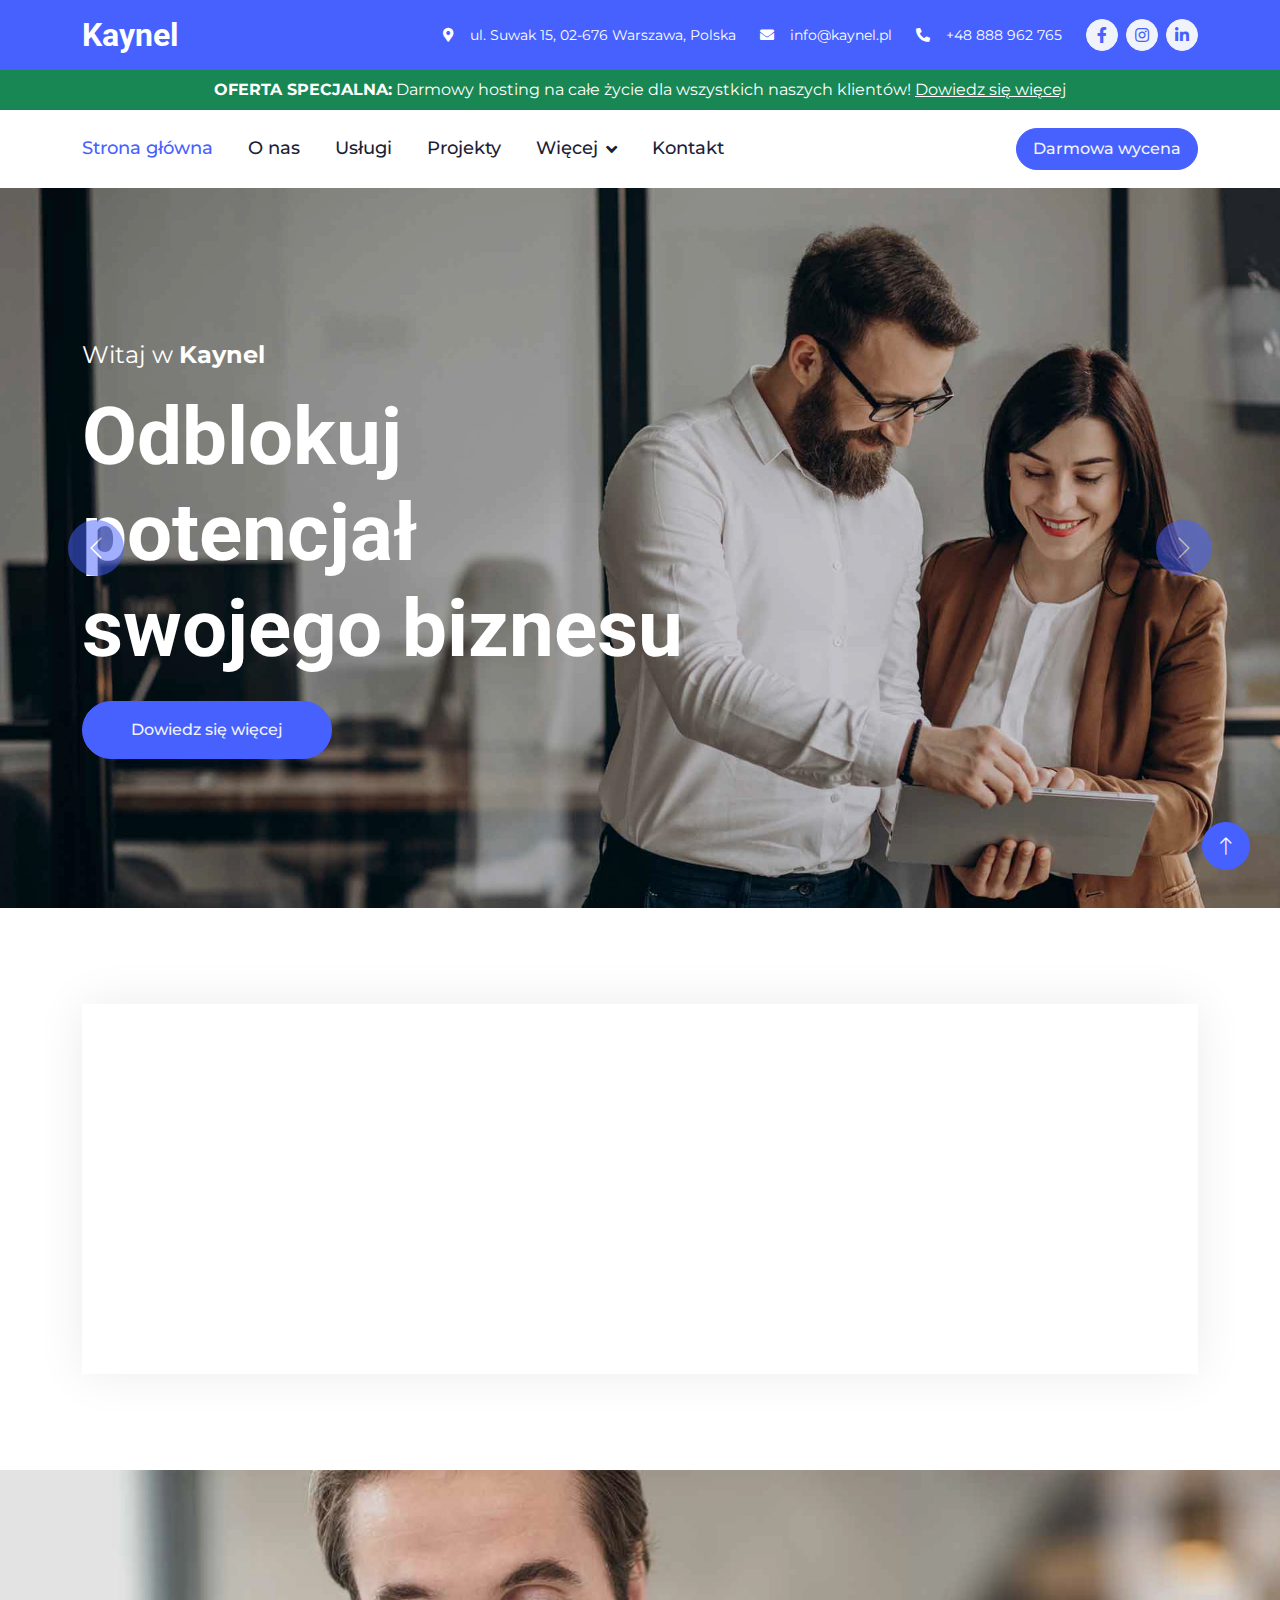
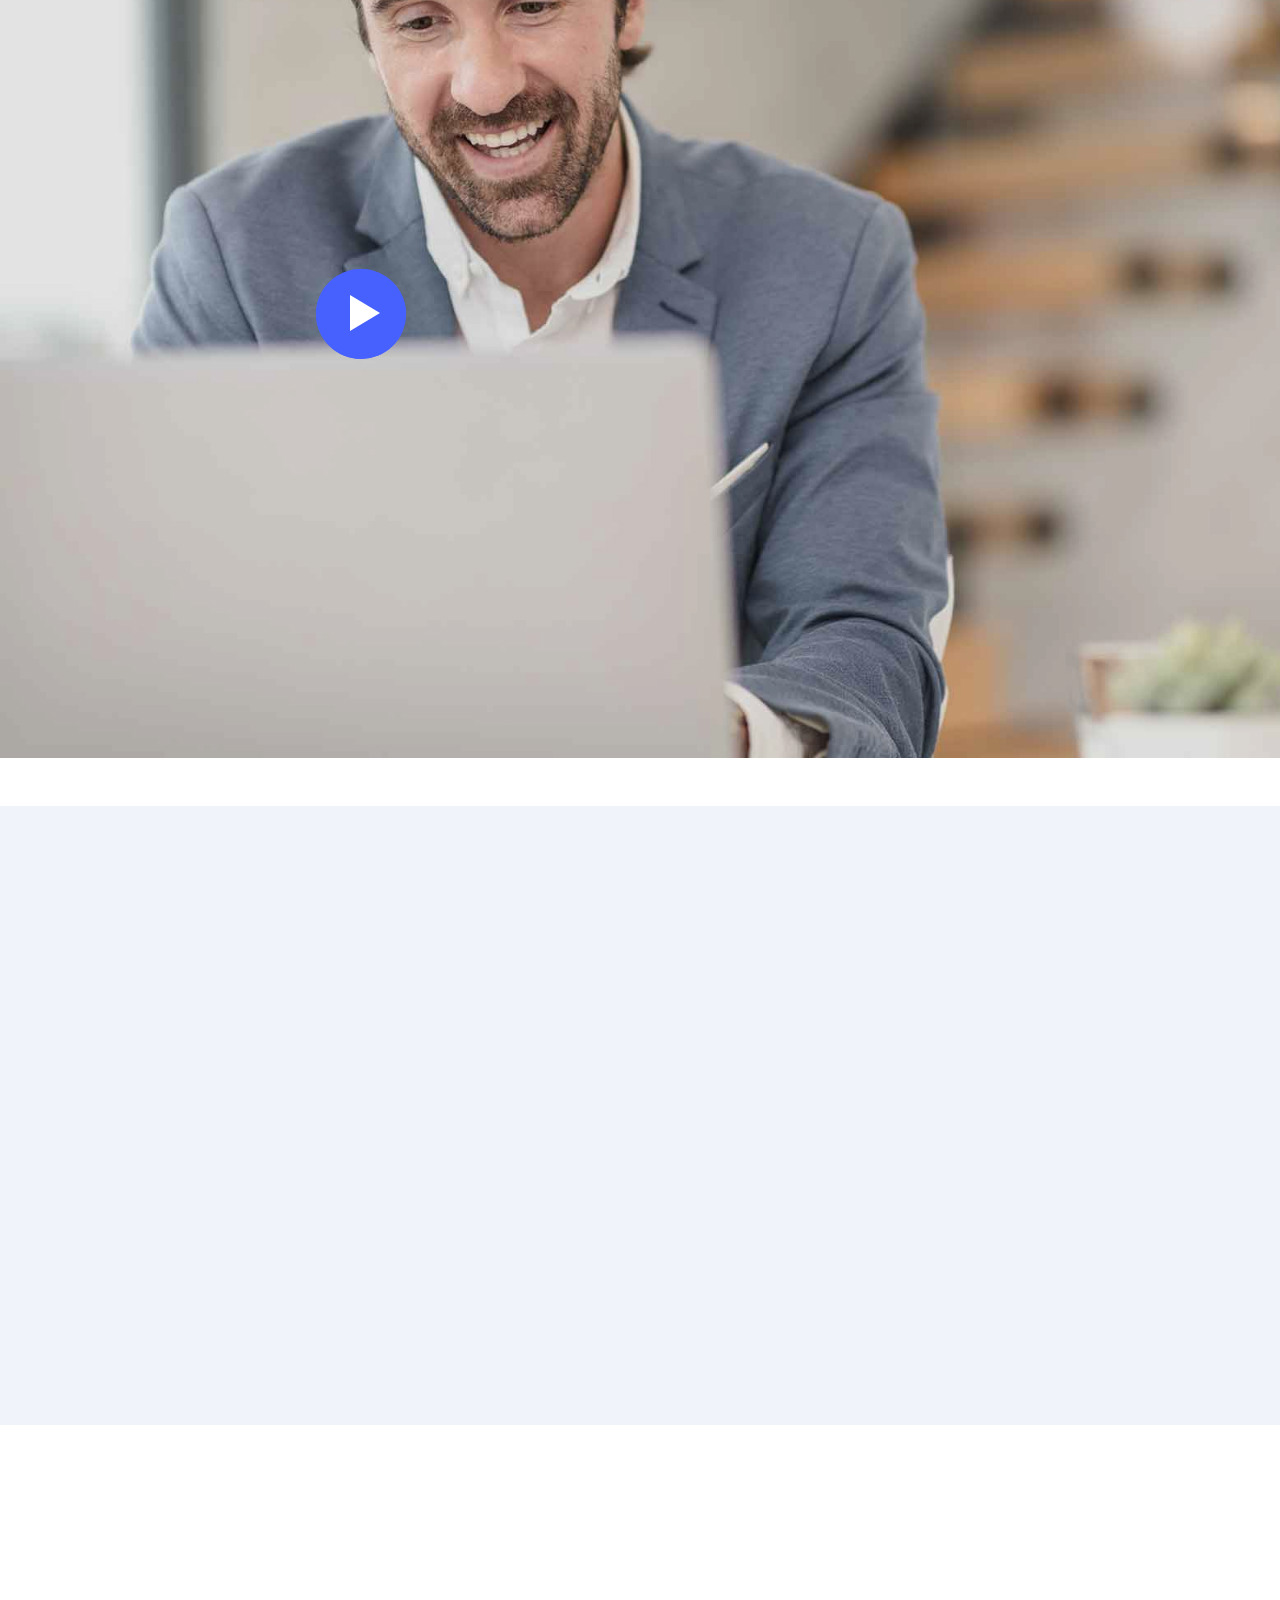
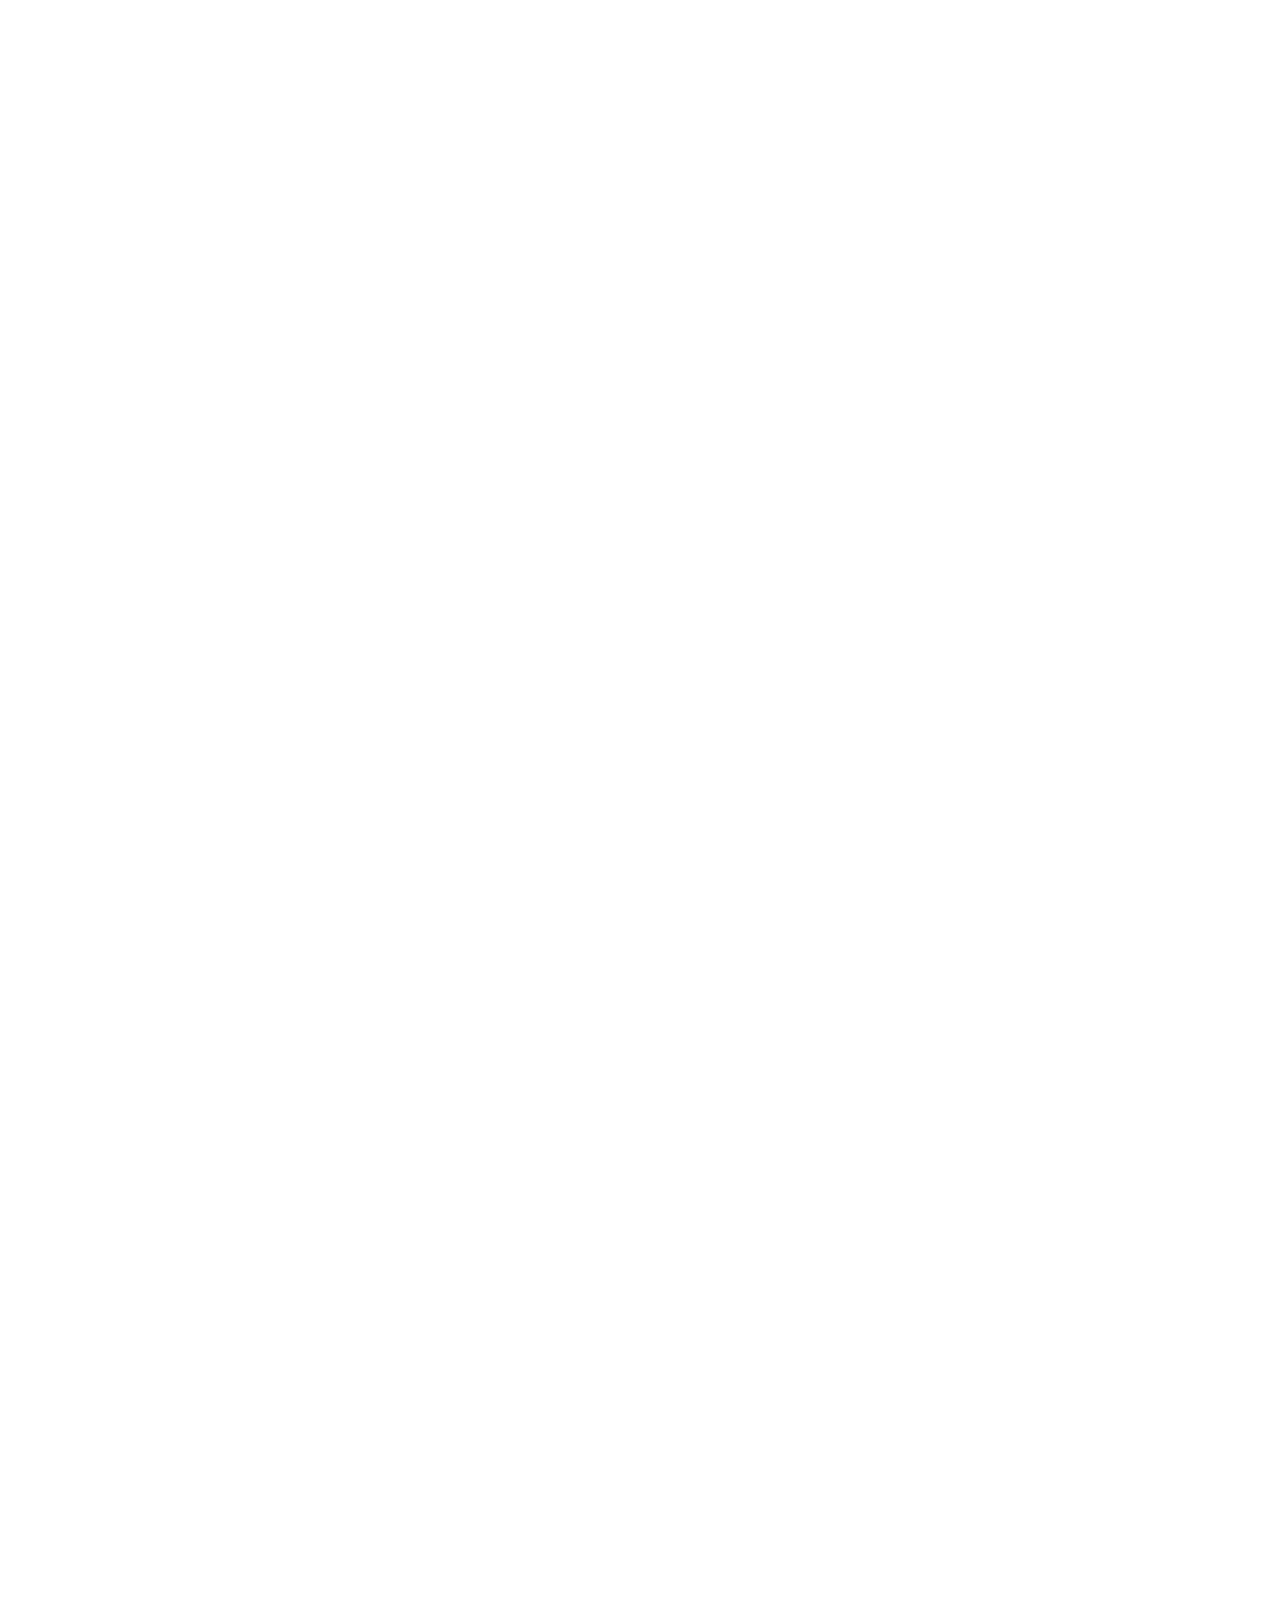
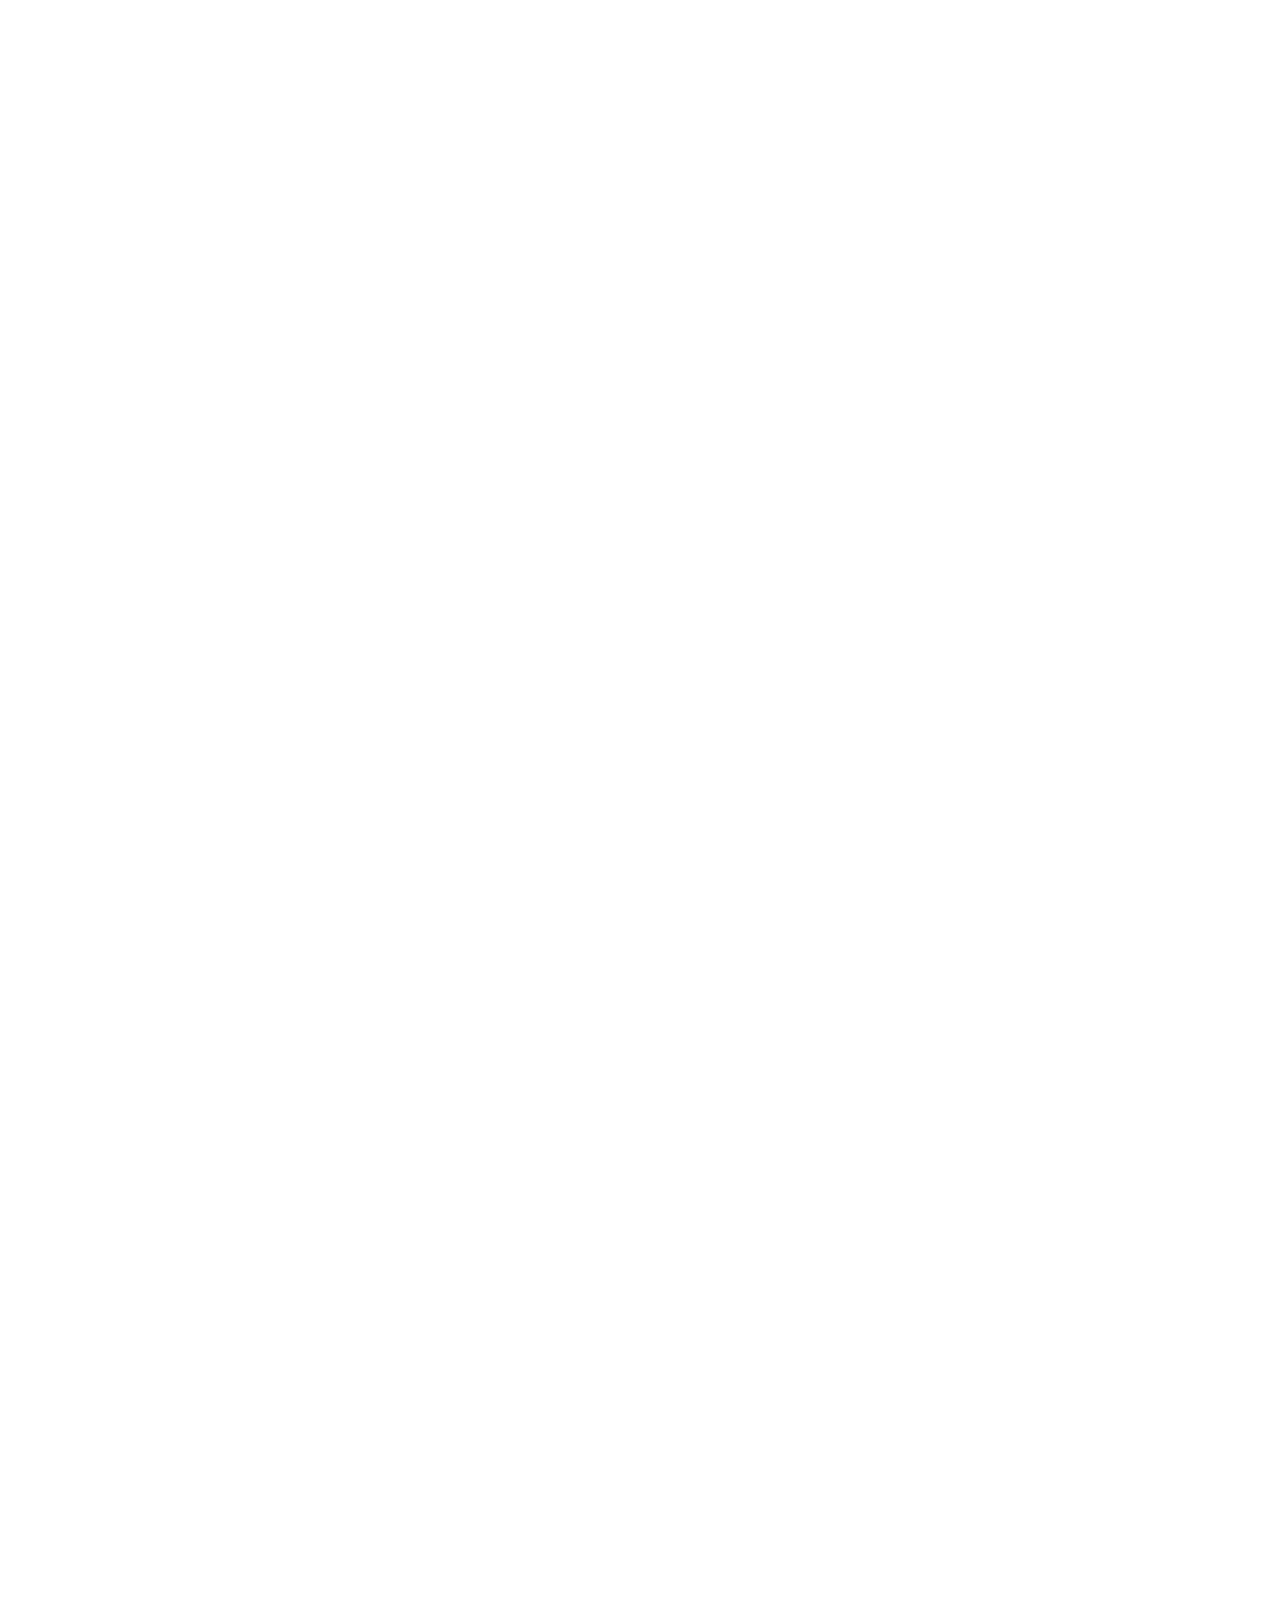
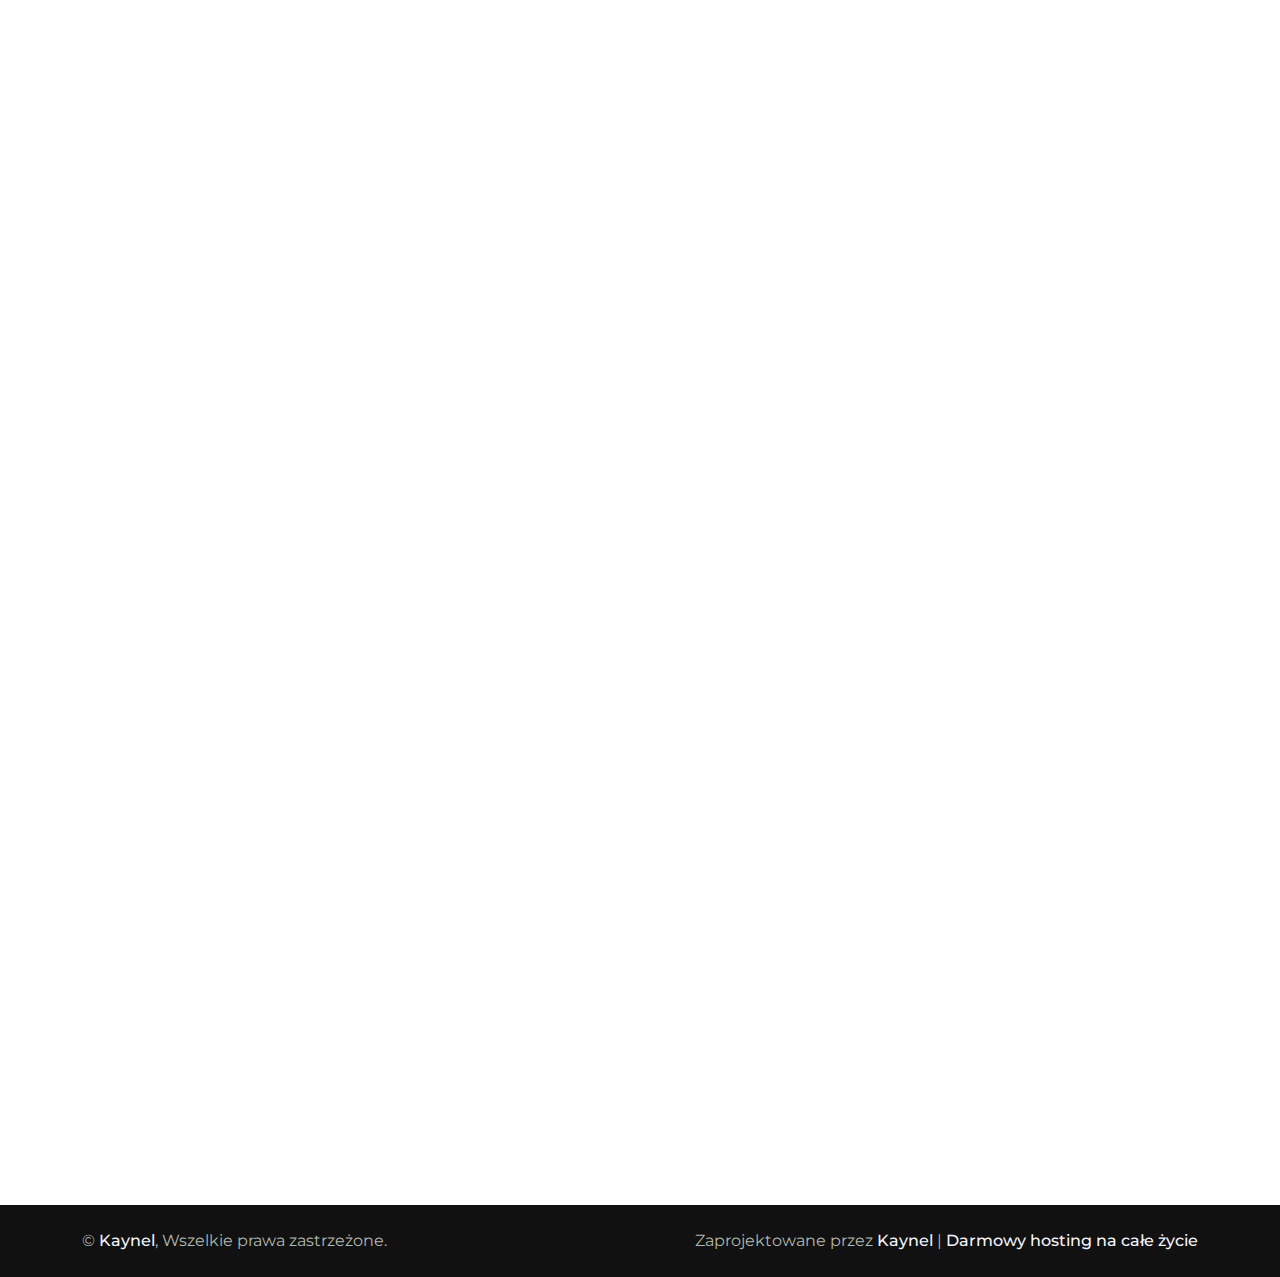
<file: index.html>
<!DOCTYPE html>
<html lang="pl">

<head>
    <meta charset="utf-8">
    <title>Kaynel - Agencja Marketingu Cyfrowego</title>
    <meta content="width=device-width, initial-scale=1.0" name="viewport">
    <meta content="strony internetowe, marketing online, SEO, ASO, Google Ads, darmowy hosting" name="keywords">
    <meta content="Kaynel - profesjonalna agencja marketingu cyfrowego specjalizująca się w tworzeniu stron internetowych, marketingu online, SEO i ASO. Oferujemy darmowy hosting na całe życie!" name="description">

    <!-- Favicon -->
    <link href="img/favicon.ico" rel="icon">

    <!-- Google Web Fonts -->
    <link rel="preconnect" href="https://fonts.googleapis.com">
    <link rel="preconnect" href="https://fonts.gstatic.com" crossorigin>
    <link
        href="https://fonts.googleapis.com/css2?family=Montserrat:wght@400;500&family=Roboto:wght@500;700&display=swap"
        rel="stylesheet">

    <!-- Icon Font Stylesheet -->
    <link href="https://cdnjs.cloudflare.com/ajax/libs/font-awesome/5.10.0/css/all.min.css" rel="stylesheet">
    <link href="https://cdn.jsdelivr.net/npm/bootstrap-icons@1.4.1/font/bootstrap-icons.css" rel="stylesheet">

    <!-- Libraries Stylesheet -->
    <link href="lib/animate/animate.min.css" rel="stylesheet">
    <link href="lib/owlcarousel/assets/owl.carousel.min.css" rel="stylesheet">
    <link href="lib/lightbox/css/lightbox.min.css" rel="stylesheet">

    <!-- Customized Bootstrap Stylesheet -->
    <link href="css/bootstrap.min.css" rel="stylesheet">

    <!-- Template Stylesheet -->
    <link href="css/style.css" rel="stylesheet">
</head>

<body>
    <!-- Spinner Start -->
    <div id="spinner"
        class="show bg-white position-fixed translate-middle w-100 vh-100 top-50 start-50 d-flex align-items-center justify-content-center">
        <div class="spinner-border text-primary" role="status" style="width: 3rem; height: 3rem;"></div>
    </div>
    <!-- Spinner End -->


    <!-- Topbar Start -->
    <div class="container-fluid bg-primary text-white d-none d-lg-flex">
        <div class="container py-3">
            <div class="d-flex align-items-center">
                <a href="index.html">
                    <h2 class="text-white fw-bold m-0">Kaynel</h2>
                </a>
                <div class="ms-auto d-flex align-items-center">
                    <small class="ms-4"><i class="fa fa-map-marker-alt me-3"></i>ul. Suwak 15, 02-676 Warszawa, Polska</small>
                    <small class="ms-4"><i class="fa fa-envelope me-3"></i>info@kaynel.pl</small>
                    <small class="ms-4"><i class="fa fa-phone-alt me-3"></i>+48 888 962 765</small>
                    <div class="ms-3 d-flex">
                        <a class="btn btn-sm-square btn-light text-primary rounded-circle ms-2" href="https://www.facebook.com/kaynelagency"><i
                                class="fab fa-facebook-f"></i></a>
                        <a class="btn btn-sm-square btn-light text-primary rounded-circle ms-2" href="https://www.instagram.com/kaynelagency/"><i
                                class="fab fa-instagram"></i></a>
                        <a class="btn btn-sm-square btn-light text-primary rounded-circle ms-2" href="https://www.linkedin.com/company/kaynelagency/"><i
                                class="fab fa-linkedin-in"></i></a>
                    </div>
                </div>
            </div>
        </div>
    </div>
    <!-- Topbar End -->

    <!-- Free Hosting Banner Start -->
    <div class="container-fluid bg-success text-white py-2">
        <div class="container text-center">
            <strong>OFERTA SPECJALNA:</strong> Darmowy hosting na całe życie dla wszystkich naszych klientów! <a href="#free-hosting" class="text-white text-decoration-underline">Dowiedz się więcej</a>
        </div>
    </div>
    <!-- Free Hosting Banner End -->

    <!-- Navbar Start -->
    <div class="container-fluid bg-white sticky-top">
        <div class="container">
            <nav class="navbar navbar-expand-lg bg-white navbar-light p-lg-0">
                <a href="index.html" class="navbar-brand d-lg-none">
                    <h1 class="fw-bold m-0">Kaynel</h1>
                </a>
                <button type="button" class="navbar-toggler me-0" data-bs-toggle="collapse"
                    data-bs-target="#navbarCollapse">
                    <span class="navbar-toggler-icon"></span>
                </button>
                <div class="collapse navbar-collapse" id="navbarCollapse">
                    <div class="navbar-nav">
                        <a href="index.html" class="nav-item nav-link active">Strona główna</a>
                        <a href="about.html" class="nav-item nav-link">O nas</a>
                        <a href="service.html" class="nav-item nav-link">Usługi</a>
                        <a href="project.html" class="nav-item nav-link">Projekty</a>
                        <div class="nav-item dropdown">
                            <a href="#" class="nav-link dropdown-toggle" data-bs-toggle="dropdown">Więcej</a>
                            <div class="dropdown-menu bg-light rounded-0 rounded-bottom m-0">
                                <a href="feature.html" class="dropdown-item">Nasze atuty</a>
                                <a href="team.html" class="dropdown-item">Nasz zespół</a>
                                <a href="testimonial.html" class="dropdown-item">Opinie klientów</a>
                                <a href="quote.html" class="dropdown-item">Wycena</a>
                                <a href="#free-hosting" class="dropdown-item">Darmowy hosting</a>
                                <a href="404.html" class="dropdown-item">404</a>
                            </div>
                        </div>
                        <a href="contact.html" class="nav-item nav-link">Kontakt</a>
                    </div>
                    <div class="ms-auto d-none d-lg-block">
                        <a href="quote.html" class="btn btn-primary rounded-pill py-2 px-3">Darmowa wycena</a>
                    </div>
                </div>
            </nav>
        </div>
    </div>
    <!-- Navbar End -->


    <!-- Carousel Start -->
    <div class="container-fluid px-0 mb-5">
        <div id="header-carousel" class="carousel slide carousel-fade" data-bs-ride="carousel">
            <div class="carousel-inner">
                <div class="carousel-item active">
                    <img class="w-100" src="img/carousel-1.jpg" alt="Image">
                    <div class="carousel-caption">
                        <div class="container">
                            <div class="row justify-content-start">
                                <div class="col-lg-7 text-start">
                                    <p class="fs-4 text-white animated slideInRight">Witaj w
                                        <strong>Kaynel</strong>
                                    </p>
                                    <h1 class="display-1 text-white mb-4 animated slideInRight">Odblokuj potencjał swojego biznesu</h1>
                                    <a href=""
                                        class="btn btn-primary rounded-pill py-3 px-5 animated slideInRight">Dowiedz się więcej</a>
                                </div>
                            </div>
                        </div>
                    </div>
                </div>
                <div class="carousel-item">
                    <img class="w-100" src="img/carousel-2.jpg" alt="Image">
                    <div class="carousel-caption">
                        <div class="container">
                            <div class="row justify-content-end">
                                <div class="col-lg-7 text-end">
                                    <p class="fs-4 text-white animated slideInLeft">Witaj w <strong>Kaynel</strong>
                                    </p>
                                    <h1 class="display-1 text-white mb-5 animated slideInLeft">Gotowi na rozwój Twojego biznesu</h1>
                                    <a href=""
                                        class="btn btn-primary rounded-pill py-3 px-5 animated slideInLeft">Dowiedz się więcej</a>
                                </div>
                            </div>
                        </div>
                    </div>
                </div>
                <div class="carousel-item">
                    <img class="w-100" src="img/carousel-2.jpg" alt="Image">
                    <div class="carousel-caption">
                        <div class="container">
                            <div class="row justify-content-center">
                                <div class="col-lg-8 text-center">
                                    <p class="fs-4 text-white animated slideInDown">Wyjątkowa oferta <strong>Kaynel</strong></p>
                                    <h1 class="display-1 text-white mb-5 animated slideInDown">Darmowy hosting na całe życie!</h1>
                                    <a href="#free-hosting" class="btn btn-primary rounded-pill py-3 px-5 animated slideInDown">Sprawdź szczegóły</a>
                                </div>
                            </div>
                        </div>
                    </div>
                </div>
            </div>
            <button class="carousel-control-prev" type="button" data-bs-target="#header-carousel" data-bs-slide="prev">
                <span class="carousel-control-prev-icon" aria-hidden="true"></span>
                <span class="visually-hidden">Poprzedni</span>
            </button>
            <button class="carousel-control-next" type="button" data-bs-target="#header-carousel" data-bs-slide="next">
                <span class="carousel-control-next-icon" aria-hidden="true"></span>
                <span class="visually-hidden">Następny</span>
            </button>
        </div>
    </div>
    <!-- Carousel End -->


    <!-- Features Start -->
    <div class="container-xxl py-5">
        <div class="container">
            <div class="row g-0 feature-row">
                <div class="col-md-6 col-lg-3 wow fadeIn" data-wow-delay="0.1s">
                    <div class="feature-item border h-100 p-5">
                        <div class="btn-square bg-light rounded-circle mb-4" style="width: 64px; height: 64px;">
                            <img class="img-fluid" src="img/icon/icon-1.png" alt="Icon">
                        </div>
                        <h5 class="mb-3">Nagradzane rozwiązania</h5>
                        <p class="mb-0">Oferujemy rozwiązania, które przynoszą realne wyniki i uznanie w branży</p>
                    </div>
                </div>
                <div class="col-md-6 col-lg-3 wow fadeIn" data-wow-delay="0.3s">
                    <div class="feature-item border h-100 p-5">
                        <div class="btn-square bg-light rounded-circle mb-4" style="width: 64px; height: 64px;">
                            <img class="img-fluid" src="img/icon/icon-2.png" alt="Icon">
                        </div>
                        <h5 class="mb-3">Profesjonalny zespół</h5>
                        <p class="mb-0">Nasz zespół ekspertów zapewnia najwyższą jakość usług marketingowych</p>
                    </div>
                </div>
                <div class="col-md-6 col-lg-3 wow fadeIn" data-wow-delay="0.5s">
                    <div class="feature-item border h-100 p-5">
                        <div class="btn-square bg-light rounded-circle mb-4" style="width: 64px; height: 64px;">
                            <img class="img-fluid" src="img/icon/icon-3.png" alt="Icon">
                        </div>
                        <h5 class="mb-3">Uczciwe ceny</h5>
                        <p class="mb-0">Oferujemy konkurencyjne ceny dopasowane do potrzeb i możliwości klientów</p>
                    </div>
                </div>
                <div class="col-md-6 col-lg-3 wow fadeIn" data-wow-delay="0.7s">
                    <div class="feature-item border h-100 p-5">
                        <div class="btn-square bg-light rounded-circle mb-4" style="width: 64px; height: 64px;">
                            <img class="img-fluid" src="img/icon/icon-4.png" alt="Icon">
                        </div>
                        <h5 class="mb-3">Darmowy hosting na całe życie</h5>
                        <p class="mb-0">Jako jedyni oferujemy darmowy hosting na całe życie - bez żadnych ukrytych opłat czy limitów</p>
                        
                    </div>
                </div>
            </div>
        </div>
    </div>
    <!-- Features End -->


    <!-- About Start -->
    <div class="container-xxl about my-5">
        <div class="container">
            <div class="row g-0">
                <div class="col-lg-6">
                    <div class="h-100 d-flex align-items-center justify-content-center" style="min-height: 300px;">
                        <button type="button" class="btn-play" data-bs-toggle="modal"
                            data-src="https://www.youtube.com/embed/DWRcNpR6Kdc" data-bs-target="#videoModal">
                            <span></span>
                        </button>
                    </div>
                </div>
                <div class="col-lg-6 pt-lg-5 wow fadeIn" data-wow-delay="0.5s">
                    <div class="bg-white rounded-top p-5 mt-lg-5">
                        <p class="fs-5 fw-medium text-primary">O nas</p>
                        <h1 class="display-6 mb-4">Najlepsza agencja marketingowa dla rozwoju Twojego biznesu</h1>
                        <p class="mb-4">Kaynel to profesjonalna agencja marketingowa, która pomaga firmom zwiększyć ich obecność online poprzez tworzenie stron internetowych, prowadzenie kampanii reklamowych oraz optymalizację pod kątem wyszukiwarek.</p>
                        <div class="row g-5 pt-2 mb-5">
                            <div class="col-sm-6">
                                <img class="img-fluid mb-4" src="img/icon/icon-5.png" alt="">
                                <h5 class="mb-3">Kompleksowe usługi</h5>
                                <span>Od tworzenia stron po kampanie reklamowe - wszystko w jednym miejscu</span>
                            </div>
                            <div class="col-sm-6">
                                <img class="img-fluid mb-4" src="img/icon/icon-2.png" alt="">
                                <h5 class="mb-3">Dedykowani eksperci</h5>
                                <span>Nasz zespół specjalistów zadba o każdy aspekt Twojego marketingu</span>
                            </div>
                        </div>
                        <a class="btn btn-primary rounded-pill py-3 px-5" href="">Dowiedz się więcej</a>
                    </div>
                </div>
            </div>
        </div>
    </div>
    <!-- About End -->


    <!-- Video Modal Start -->
    <div class="modal modal-video fade" id="videoModal" tabindex="-1" aria-labelledby="exampleModalLabel"
        aria-hidden="true">
        <div class="modal-dialog">
            <div class="modal-content rounded-0">
                <div class="modal-header">
                    <h3 class="modal-title" id="exampleModalLabel">Film z YouTube</h3>
                    <button type="button" class="btn-close" data-bs-dismiss="modal" aria-label="Close"></button>
                </div>
                <div class="modal-body">
                    <!-- 16:9 aspect ratio -->
                    <div class="ratio ratio-16x9">
                        <iframe class="embed-responsive-item" src="" id="video" allowfullscreen
                            allowscriptaccess="always" allow="autoplay"></iframe>
                    </div>
                </div>
            </div>
        </div>
    </div>
    <!-- Video Modal End -->

    <!-- Free Hosting Section Start -->
    <div id="free-hosting" class="container-xxl py-5 bg-light">
        <div class="container">
            <div class="row g-5 align-items-center">
                <div class="col-lg-6 wow fadeInUp" data-wow-delay="0.1s">
                    <img class="img-fluid rounded" src="img/hosting.png" alt="Free Hosting">
                </div>
                <div class="col-lg-6 wow fadeInUp" data-wow-delay="0.5s">
                    <p class="fs-5 fw-medium text-primary">Wyjątkowa oferta</p>
                    <h1 class="display-5 mb-4">Darmowy hosting na całe życie!</h1>
                    <p class="mb-4">W przeciwieństwie do innych agencji, Kaynel oferuje <strong>darmowy hosting na całe życie</strong> dla wszystkich naszych klientów. Zapewniamy niezawodne, szybkie i bezpieczne rozwiązanie hostingowe bez żadnych miesięcznych opłat czy ukrytych kosztów.</p>

                    <div class="row g-4">
                        <div class="col-sm-6">
                            <div class="d-flex align-items-center mb-3">
                                <i class="fa fa-check fa-2x text-primary flex-shrink-0 me-3"></i>
                                <h6 class="mb-0">Brak miesięcznych opłat</h6>
                            </div>
                        </div>
                        <div class="col-sm-6">
                            <div class="d-flex align-items-center mb-3">
                                <i class="fa fa-check fa-2x text-primary flex-shrink-0 me-3"></i>
                                <h6 class="mb-0">Szybkie ładowanie stron</h6>
                            </div>
                        </div>
                        <div class="col-sm-6">
                            <div class="d-flex align-items-center mb-3">
                                <i class="fa fa-check fa-2x text-primary flex-shrink-0 me-3"></i>
                                <h6 class="mb-0">Bezpieczne rozwiązanie</h6>
                            </div>
                        </div>
                        <div class="col-sm-6">
                            <div class="d-flex align-items-center mb-3">
                                <i class="fa fa-check fa-2x text-primary flex-shrink-0 me-3"></i>
                                <h6 class="mb-0">Wsparcie techniczne</h6>
                            </div>
                        </div>
                    </div>
                    <a href="quote.html" class="btn btn-primary rounded-pill py-3 px-5 mt-3">Skontaktuj się z nami</a>
                </div>
            </div>
        </div>
    </div>
    <!-- Free Hosting Section End -->

    <!-- Service Start -->
    <div class="container-xxl py-5">
        <div class="container">
            <div class="text-center mx-auto wow fadeInUp" data-wow-delay="0.1s" style="max-width: 500px;">
                <p class="fs-5 fw-medium text-primary">Nasze usługi</p>
                <h1 class="display-5 mb-5">Usługi marketingu cyfrowego, które oferujemy</h1>
            </div>
            <div class="row g-4">
                <div class="col-lg-4 col-md-6 wow fadeInUp" data-wow-delay="0.1s">
                    <div class="service-item position-relative h-100">
                        <div class="service-text rounded p-5">
                            <div class="btn-square bg-light rounded-circle mx-auto mb-4"
                                style="width: 64px; height: 64px;">
                                <img class="img-fluid" src="img/icon/icon-5.png" alt="Icon">
                            </div>
                            <h5 class="mb-3">Strony internetowe</h4>
                            <p class="mb-0">Tworzymy profesjonalne landing page, które przyciągają uwagę i generują konwersje</p>
                            <div class="mt-3 p-2 bg-light rounded">
                                <span class="badge bg-primary me-2">GRATIS</span> Darmowy hosting na całe życie!
                            </div>
                            
                        </div>
                        <div class="service-btn rounded-0 rounded-bottom">
                            <a class="text-primary fw-medium" href="">Czytaj więcej<i
                                    class="bi bi-chevron-double-right ms-2"></i></a>
                        </div>
                    </div>
                </div>
                <div class="col-lg-4 col-md-6 wow fadeInUp" data-wow-delay="0.3s">
                    <div class="service-item position-relative h-100">
                        <div class="service-text rounded p-5">
                            <div class="btn-square bg-light rounded-circle mx-auto mb-4"
                                style="width: 64px; height: 64px;">
                                <img class="img-fluid" src="img/icon/icon-6.png" alt="Icon">
                            </div>
                            <h5 class="mb-3">Meta Ads</h4>
                            <p class="mb-0">Skuteczne kampanie reklamowe na Facebooku i Instagramie, które docierają do Twojej grupy docelowej</p>
                        </div>
                        <div class="service-btn rounded-0 rounded-bottom">
                            <a class="text-primary fw-medium" href="">Czytaj więcej<i
                                    class="bi bi-chevron-double-right ms-2"></i></a>
                        </div>
                    </div>
                </div>
                <div class="col-lg-4 col-md-6 wow fadeInUp" data-wow-delay="0.5s">
                    <div class="service-item position-relative h-100">
                        <div class="service-text rounded p-5">
                            <div class="btn-square bg-light rounded-circle mx-auto mb-4"
                                style="width: 64px; height: 64px;">
                                <img class="img-fluid" src="img/icon/icon-7.png" alt="Icon">
                            </div>
                            <h5 class="mb-3">Google Ads</h4>
                            <p class="mb-0">Kampanie reklamowe w Google, które zwiększają widoczność i przyciągają potencjalnych klientów</p>
                        </div>
                        <div class="service-btn rounded-0 rounded-bottom">
                            <a class="text-primary fw-medium" href="">Czytaj więcej<i
                                    class="bi bi-chevron-double-right ms-2"></i></a>
                        </div>
                    </div>
                </div>
                <div class="col-lg-4 col-md-6 wow fadeInUp" data-wow-delay="0.1s">
                    <div class="service-item position-relative h-100">
                        <div class="service-text rounded p-5">
                            <div class="btn-square bg-light rounded-circle mx-auto mb-4"
                                style="width: 64px; height: 64px;">
                                <img class="img-fluid" src="img/icon/icon-8.png" alt="Icon">
                            </div>
                            <h5 class="mb-3">TikTok Ads</h4>
                            <p class="mb-0">Kreatywne kampanie reklamowe na TikToku, które angażują młodszą grupę odbiorców</p>
                        </div>
                        <div class="service-btn rounded-0 rounded-bottom">
                            <a class="text-primary fw-medium" href="">Czytaj więcej<i
                                    class="bi bi-chevron-double-right ms-2"></i></a>
                        </div>
                    </div>
                </div>
                <div class="col-lg-4 col-md-6 wow fadeInUp" data-wow-delay="0.3s">
                    <div class="service-item position-relative h-100">
                        <div class="service-text rounded p-5">
                            <div class="btn-square bg-light rounded-circle mx-auto mb-4"
                                style="width: 64px; height: 64px;">
                                <img class="img-fluid" src="img/icon/icon-9.png" alt="Icon">
                            </div>
                            <h5 class="mb-3">SEO i ASO</h4>
                            <p class="mb-0">Optymalizacja stron internetowych i aplikacji mobilnych, aby osiągnęły wyższe pozycje w wynikach wyszukiwania</p>
                        </div>
                        <div class="service-btn rounded-0 rounded-bottom">
                            <a class="text-primary fw-medium" href="">Czytaj więcej<i
                                    class="bi bi-chevron-double-right ms-2"></i></a>
                        </div>
                    </div>
                </div>
                <div class="col-lg-4 col-md-6 wow fadeInUp" data-wow-delay="0.5s">
                    <div class="service-item position-relative h-100">
                        <div class="service-text rounded p-5">
                            <div class="btn-square bg-light rounded-circle mx-auto mb-4"
                                style="width: 64px; height: 64px;">
                                <img class="img-fluid" src="img/icon/icon-10.png" alt="Icon">
                            </div>
                            <h5 class="mb-3">Google Maps Reviews</h4>
                            <p class="mb-0">Pomagamy w zdobywaniu pozytywnych opinii w Google Maps, które budują zaufanie do Twojej firmy</p>
                        </div>
                        <div class="service-btn rounded-0 rounded-bottom">
                            <a class="text-primary fw-medium" href="">Czytaj więcej<i
                                    class="bi bi-chevron-double-right ms-2"></i></a>
                        </div>
                    </div>
                </div>
            </div>
        </div>
    </div>
    <!-- Service End -->


    <!-- Project Start -->
    <div class="container-xxl pt-5">
        <div class="container">
            <div class="text-center text-md-start pb-5 pb-md-0 wow fadeInUp" data-wow-delay="0.1s"
                style="max-width: 500px;">
                <p class="fs-5 fw-medium text-primary">Nasze projekty</p>
                <h1 class="display-5 mb-5">Zrealizowaliśmy wiele wspaniałych projektów</h1>
            </div>
            <div class="owl-carousel project-carousel wow fadeInUp" data-wow-delay="0.1s">
                <div class="project-item mb-5">
                    <div class="position-relative">
                        <img class="img-fluid" src="img/project-1.jpg" alt="">
                        <div class="project-overlay">
                            <a class="btn btn-lg-square btn-light rounded-circle m-1" href="img/project-1.jpg"
                                data-lightbox="project"><i class="fa fa-eye"></i></a>
                            <a class="btn btn-lg-square btn-light rounded-circle m-1" href=""><i
                                    class="fa fa-link"></i></a>
                        </div>
                    </div>
                    <div class="p-4">
                        <a class="d-block h5" href="">Analityka danych i insighty</a>
                        <span>Kompleksowa analiza danych dla firmy z branży e-commerce, która zwiększyła konwersję o 35%</span>
                    </div>
                </div>
                <div class="project-item mb-5">
                    <div class="position-relative">
                        <img class="img-fluid" src="img/project-2.jpg" alt="">
                        <div class="project-overlay">
                            <a class="btn btn-lg-square btn-light rounded-circle m-1" href="img/project-2.jpg"
                            data-lightbox="project"><i class="fa fa-eye"></i></a>
                        <a class="btn btn-lg-square btn-light rounded-circle m-1" href=""><i
                                class="fa fa-link"></i></a>
                    </div>
                </div>
                <div class="p-4">
                    <a class="d-block h5" href="">Strategia marketingu treści</a>
                    <span>Opracowanie kompleksowej strategii treści dla startupu technologicznego, która zwiększyła ruch organiczny o 150%</span>
                </div>
            </div>
            <div class="project-item mb-5">
                <div class="position-relative">
                    <img class="img-fluid" src="img/project-3.jpg" alt="">
                    <div class="project-overlay">
                        <a class="btn btn-lg-square btn-light rounded-circle m-1" href="img/project-3.jpg"
                            data-lightbox="project"><i class="fa fa-eye"></i></a>
                        <a class="btn btn-lg-square btn-light rounded-circle m-1" href=""><i
                                class="fa fa-link"></i></a>
                    </div>
                </div>
                <div class="p-4">
                    <a class="d-block h5" href="">Rynek docelowy biznesu</a>
                    <span>Analiza i identyfikacja rynku docelowego dla firmy z branży fitness, co pozwoliło na precyzyjne targetowanie kampanii</span>
                </div>
            </div>
            <div class="project-item mb-5">
                <div class="position-relative">
                    <img class="img-fluid" src="img/project-4.jpg" alt="">
                    <div class="project-overlay">
                        <a class="btn btn-lg-square btn-light rounded-circle m-1" href="img/project-4.jpg"
                            data-lightbox="project"><i class="fa fa-eye"></i></a>
                        <a class="btn btn-lg-square btn-light rounded-circle m-1" href=""><i
                                class="fa fa-link"></i></a>
                    </div>
                </div>
                <div class="p-4">
                    <a class="d-block h5" href="">Strategia marketingu w mediach społecznościowych</a>
                    <span>Kompleksowa strategia social media dla marki modowej, która zwiększyła zaangażowanie o 200%</span>
                </div>
            </div>
        </div>
    </div>
</div>
<!-- Project End -->


<!-- Quote Start -->
<div class="container-xxl py-5">
    <div class="container">
        <div class="row g-5">
            <div class="col-lg-6 wow fadeInUp" data-wow-delay="0.1s">
                <p class="fs-5 fw-medium text-primary">Wycena</p>
                <h1 class="display-5 mb-4">Potrzebujesz pomocy ekspertów? Jesteśmy tutaj!</h1>
                <p>Kaynel to zespół doświadczonych specjalistów w dziedzinie marketingu cyfrowego. Pomagamy firmom zwiększyć ich obecność online, przyciągnąć nowych klientów i zwiększyć sprzedaż.</p>
                <p class="mb-4">Niezależnie od wielkości Twojej firmy, mamy rozwiązania dopasowane do Twoich potrzeb i budżetu. Skontaktuj się z nami, aby omówić, jak możemy pomóc Twojemu biznesowi.</p>
                <div class="alert alert-primary mb-4">
                    <i class="fa fa-gift me-2"></i> <strong>Specjalna oferta:</strong> Wszystkie nasze projekty otrzymują <strong>darmowy hosting na całe życie</strong>!
                </div>
                
                <a class="d-inline-flex align-items-center rounded overflow-hidden border border-primary" href="">
                    <span class="btn-lg-square bg-primary" style="width: 55px; height: 55px;">
                        <i class="fa fa-phone-alt text-white"></i>
                    </span>
                    <span class="fs-5 fw-medium mx-4">+48 888 962 765</span>
                </a>
            </div>
            <div class="col-lg-6 wow fadeInUp" data-wow-delay="0.5s">
                <h2 class="mb-4">Otrzymaj darmową wycenę</h2>
                <div class="row g-3">
                    <div class="col-sm-6">
                        <div class="form-floating">
                            <input type="text" class="form-control" id="name" placeholder="Twoje imię">
                            <label for="name">Twoje imię</label>
                        </div>
                    </div>
                    <div class="col-sm-6">
                        <div class="form-floating">
                            <input type="email" class="form-control" id="mail" placeholder="Twój email">
                            <label for="mail">Twój email</label>
                        </div>
                    </div>
                    <div class="col-sm-6">
                        <div class="form-floating">
                            <input type="text" class="form-control" id="mobile" placeholder="Twój telefon">
                            <label for="mobile">Twój telefon</label>
                        </div>
                    </div>
                    <div class="col-sm-6">
                        <div class="form-floating">
                            <select class="form-select" id="service">
                                <option selected>Strony internetowe</option>
                                <option value="">Meta Ads</option>
                                <option value="">Google Ads</option>
                                <option value="">TikTok Ads</option>
                                <option value="">SEO i ASO</option>
                                <option value="">Google Maps Reviews</option>
                            </select>
                            <label for="service">Wybierz usługę</label>
                        </div>
                    </div>
                    <div class="col-12">
                        <div class="form-floating">
                            <textarea class="form-control" placeholder="Zostaw wiadomość" id="message"
                                style="height: 130px"></textarea>
                            <label for="message">Wiadomość</label>
                        </div>
                    </div>
                    <div class="col-12 text-center">
                        <button class="btn btn-primary w-100 py-3" type="submit">Wyślij zapytanie</button>
                    </div>
                </div>
            </div>
        </div>
    </div>
</div>
<!-- Quote Start -->


<!-- Team Start -->
<div class="container-xxl py-5">
    <div class="container">
        <div class="text-center mx-auto wow fadeInUp" data-wow-delay="0.1s" style="max-width: 500px;">
            <p class="fs-5 fw-medium text-primary">Nasz zespół</p>
            <h1 class="display-5 mb-5">Nasi eksperci gotowi do pomocy</h1>
        </div>
        <div class="row g-4">
            <div class="col-lg-3 col-md-6 wow fadeInUp" data-wow-delay="0.1s">
                <div class="team-item rounded overflow-hidden pb-4">
                    <img class="img-fluid mb-4" src="img/team-1.jpg" alt="">
                    <h5>Aleksander Kowalski</h5>
                    <span class="text-primary">Założyciel i CEO</span>
                    <ul class="team-social">
                        <li><a class="btn btn-square" href=""><i class="fab fa-facebook-f"></i></a></li>
                        <li><a class="btn btn-square" href=""><i class="fab fa-twitter"></i></a></li>
                        <li><a class="btn btn-square" href=""><i class="fab fa-instagram"></i></a></li>
                        <li><a class="btn btn-square" href=""><i class="fab fa-linkedin-in"></i></a></li>
                    </ul>
                </div>
            </div>
            <div class="col-lg-3 col-md-6 wow fadeInUp" data-wow-delay="0.3s">
                <div class="team-item rounded overflow-hidden pb-4">
                    <img class="img-fluid mb-4" src="img/team-2.jpg" alt="">
                    <h5>Adam Nowak</h5>
                    <span class="text-primary">Współzałożyciel</span>
                    <ul class="team-social">
                        <li><a class="btn btn-square" href=""><i class="fab fa-facebook-f"></i></a></li>
                        <li><a class="btn btn-square" href=""><i class="fab fa-twitter"></i></a></li>
                        <li><a class="btn btn-square" href=""><i class="fab fa-instagram"></i></a></li>
                        <li><a class="btn btn-square" href=""><i class="fab fa-linkedin-in"></i></a></li>
                    </ul>
                </div>
            </div>
            <div class="col-lg-3 col-md-6 wow fadeInUp" data-wow-delay="0.5s">
                <div class="team-item rounded overflow-hidden pb-4">
                    <img class="img-fluid mb-4" src="img/team-3.jpg" alt="">
                    <h5>Bartosz Wiśniewski</h5>
                    <span class="text-primary">Dyrektor zarządzający</span>
                    <ul class="team-social">
                        <li><a class="btn btn-square" href=""><i class="fab fa-facebook-f"></i></a></li>
                        <li><a class="btn btn-square" href=""><i class="fab fa-twitter"></i></a></li>
                        <li><a class="btn btn-square" href=""><i class="fab fa-instagram"></i></a></li>
                        <li><a class="btn btn-square" href=""><i class="fab fa-linkedin-in"></i></a></li>
                    </ul>
                </div>
            </div>
            <div class="col-lg-3 col-md-6 wow fadeInUp" data-wow-delay="0.7s">
                <div class="team-item rounded overflow-hidden pb-4">
                    <img class="img-fluid mb-4" src="img/team-4.jpg" alt="">
                    <h5>Robert Jankowski</h5>
                    <span class="text-primary">Specjalista ds. marketingu cyfrowego</span>
                    <ul class="team-social">
                        <li><a class="btn btn-square" href=""><i class="fab fa-facebook-f"></i></a></li>
                        <li><a class="btn btn-square" href=""><i class="fab fa-twitter"></i></a></li>
                        <li><a class="btn btn-square" href=""><i class="fab fa-instagram"></i></a></li>
                        <li><a class="btn btn-square" href=""><i class="fab fa-linkedin-in"></i></a></li>
                    </ul>
                </div>
            </div>
        </div>
    </div>
</div>
<!-- Team End -->


<!-- Testimonial Start -->
<div class="container-xxl pt-5">
    <div class="container">
        <div class="text-center text-md-start pb-5 pb-md-0 wow fadeInUp" data-wow-delay="0.1s"
            style="max-width: 500px;">
            <p class="fs-5 fw-medium text-primary">Opinie klientów</p>
            <h1 class="display-5 mb-5">Co klienci mówią o naszych usługach!</h1>
        </div>
        <div class="owl-carousel testimonial-carousel wow fadeInUp" data-wow-delay="0.1s">
            <div class="testimonial-item rounded p-4 p-lg-5 mb-5">
                <img class="mb-4" src="img/testimonial-1.jpg" alt="">
                <p class="mb-4">Współpraca z Kaynel to czysta przyjemność. Profesjonalne podejście, terminowość i efekty, które przerosły nasze oczekiwania. Polecam każdemu, kto chce rozwinąć swój biznes online.</p>
                <h5>Marek Lewandowski</h5>
                <span class="text-primary">Właściciel firmy budowlanej</span>
            </div>
            <div class="testimonial-item rounded p-4 p-lg-5 mb-5">
                <img class="mb-4" src="img/testimonial-2.jpg" alt="">
                <p class="mb-4">Dzięki kampaniom Google Ads przygotowanym przez Kaynel, nasza sprzedaż wzrosła o 40% w ciągu trzech miesięcy. Świetna komunikacja i pełen profesjonalizm.</p>
                <h5>Anna Kowalczyk</h5>
                <span class="text-primary">Dyrektor marketingu</span>
            </div>
            <div class="testimonial-item rounded p-4 p-lg-5 mb-5">
                <img class="mb-4" src="img/testimonial-3.jpg" alt="">
                <p class="mb-4">Kaynel pomógł nam zoptymalizować naszą aplikację mobilną, co znacząco zwiększyło liczbę pobrań. Ich wiedza w zakresie ASO jest imponująca. Z pewnością będziemy kontynuować współpracę.</p>
                <h5>Tomasz Zieliński</h5>
                <span class="text-primary">CEO startupu technologicznego</span>
            </div>
            <div class="testimonial-item rounded p-4 p-lg-5 mb-5">
                <img class="mb-4" src="img/testimonial-5.jpg" alt="">
                <p class="mb-4">Darmowy hosting na całe życie to coś, czego nie oferuje żadna inna agencja! Dzięki Kaynel zaoszczędziliśmy znaczne środki, które możemy przeznaczyć na rozwój naszego biznesu.</p>
                <h5>Piotr Dąbrowski</h5>
                <span class="text-primary">Właściciel sklepu internetowego</span>
            </div>
        </div>
    </div>
</div>
<!-- Testimonial End -->


<!-- Footer Start -->
<div class="container-fluid bg-dark footer mt-5 py-5 wow fadeIn" data-wow-delay="0.1s">
    <div class="container py-5">
        <div class="row g-5">
            <div class="col-lg-3 col-md-6">
                <h4 class="text-white mb-4">Nasze biuro</h4>
                <p class="mb-2"><i class="fa fa-map-marker-alt me-3"></i>ul. Suwak 15, 02-676 Warszawa, Polska</p>
                <p class="mb-2"><i class="fa fa-phone-alt me-3"></i>+48 888 962 765</p>
                <p class="mb-2"><i class="fa fa-envelope me-3"></i>info@kaynel.pl</p>
                <div class="d-flex pt-3">
                    <a class="btn btn-square btn-light rounded-circle me-2" href="https://www.facebook.com/kaynelagency"><i
                            class="fab fa-facebook-f"></i></a>
                    <a class="btn btn-square btn-light rounded-circle me-2" href="https://www.instagram.com/kaynelagency/"><i
                            class="fab fa-instagram"></i></a>
                    <a class="btn btn-square btn-light rounded-circle me-2" href="https://www.linkedin.com/company/kaynelagency/"><i
                            class="fab fa-linkedin-in"></i></a>
                </div>
            </div>
            <div class="col-lg-3 col-md-6">
                <h4 class="text-white mb-4">Szybkie linki</h4>
                <a class="btn btn-link" href="">O nas</a>
                <a class="btn btn-link" href="">Kontakt</a>
                <a class="btn btn-link" href="">Nasze usługi</a>
                <a class="btn btn-link" href="#free-hosting">Darmowy hosting</a>
                <a class="btn btn-link" href="">Warunki i zasady</a>
                <a class="btn btn-link" href="">Wsparcie</a>
            </div>
            <div class="col-lg-3 col-md-6">
                <h4 class="text-white mb-4">Godziny pracy</h4>
                <p class="mb-1">Poniedziałek - Piątek</p>
                <h6 class="text-light">09:00 - 17:00</h6>
                <p class="mb-1">Sobota</p>
                <h6 class="text-light">09:00 - 12:00</h6>
                <p class="mb-1">Niedziela</p>
                <h6 class="text-light">Zamknięte</h6>
            </div>
            <div class="col-lg-3 col-md-6">
                <h4 class="text-white mb-4">Newsletter</h4>
                <p>Zapisz się do naszego newslettera, aby otrzymywać najnowsze informacje i porady marketingowe.</p>
                <div class="position-relative w-100">
                    <input class="form-control bg-transparent w-100 py-3 ps-4 pe-5" type="text"
                        placeholder="Twój email">
                    <button type="button"
                        class="btn btn-light py-2 position-absolute top-0 end-0 mt-2 me-2">Zapisz się</button>
                </div>
            </div>
        </div>
    </div>
</div>
<!-- Footer End -->


<!-- Copyright Start -->
<div class="container-fluid copyright py-4">
    <div class="container">
        <div class="row">
            <div class="col-md-6 text-center text-md-start mb-3 mb-md-0">
                &copy; <a class="fw-medium text-light" href="#">Kaynel</a>, Wszelkie prawa zastrzeżone.
            </div>
            <div class="col-md-6 text-center text-md-end">
                Zaprojektowane przez <a class="fw-medium text-light" href="https://kaynel.pl">Kaynel</a> | <span class="fw-medium text-light">Darmowy hosting na całe życie</span>
            </div>
            
        </div>
    </div>
</div>
<!-- Copyright End -->


<!-- Back to Top -->
<a href="#" class="btn btn-lg btn-primary btn-lg-square rounded-circle back-to-top"><i
        class="bi bi-arrow-up"></i></a>


<!-- JavaScript Libraries -->
<script src="https://ajax.googleapis.com/ajax/libs/jquery/3.6.1/jquery.min.js"></script>
<script src="https://cdn.jsdelivr.net/npm/bootstrap@5.0.0/dist/js/bootstrap.bundle.min.js"></script>
<script src="lib/wow/wow.min.js"></script>
<script src="lib/easing/easing.min.js"></script>
<script src="lib/waypoints/waypoints.min.js"></script>
<script src="lib/owlcarousel/owl.carousel.min.js"></script>
<script src="lib/lightbox/js/lightbox.min.js"></script>

<!-- Template Javascript -->
<script src="js/main.js"></script>
</body>

</html>
</file>
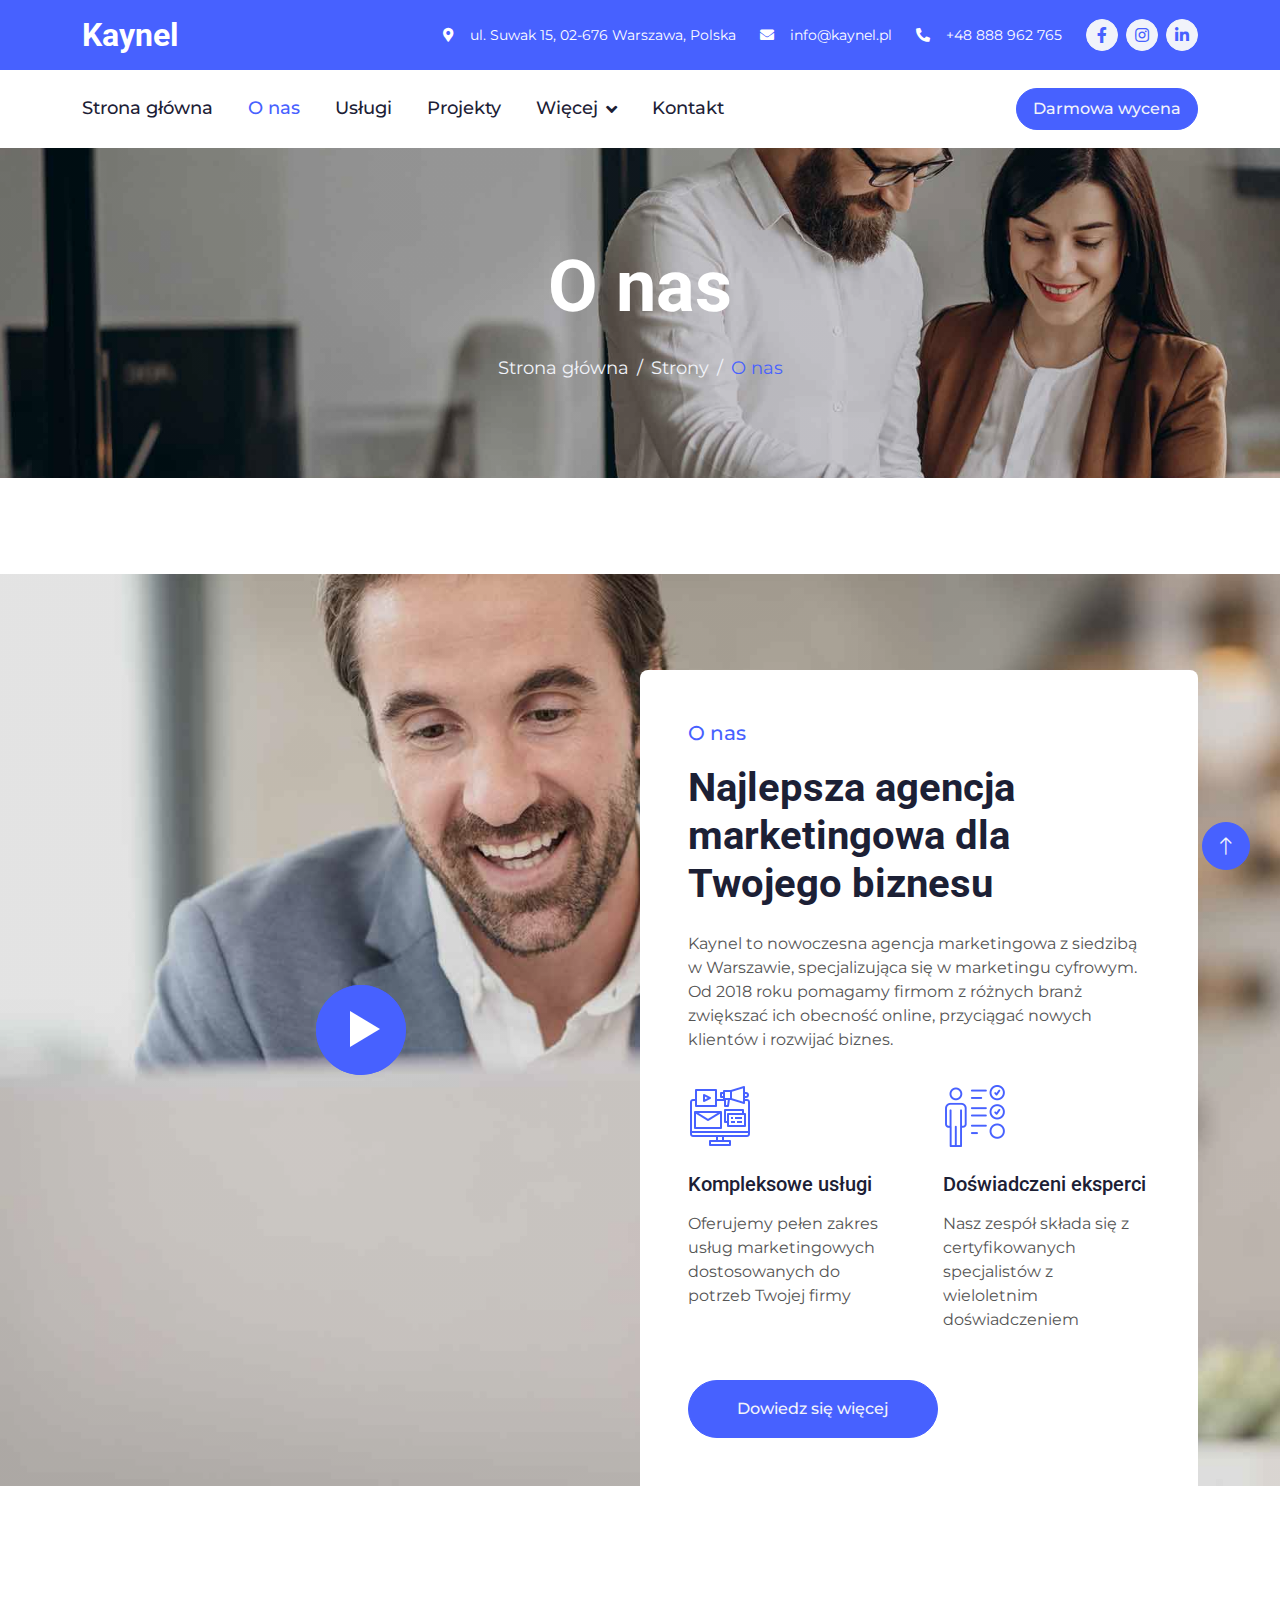
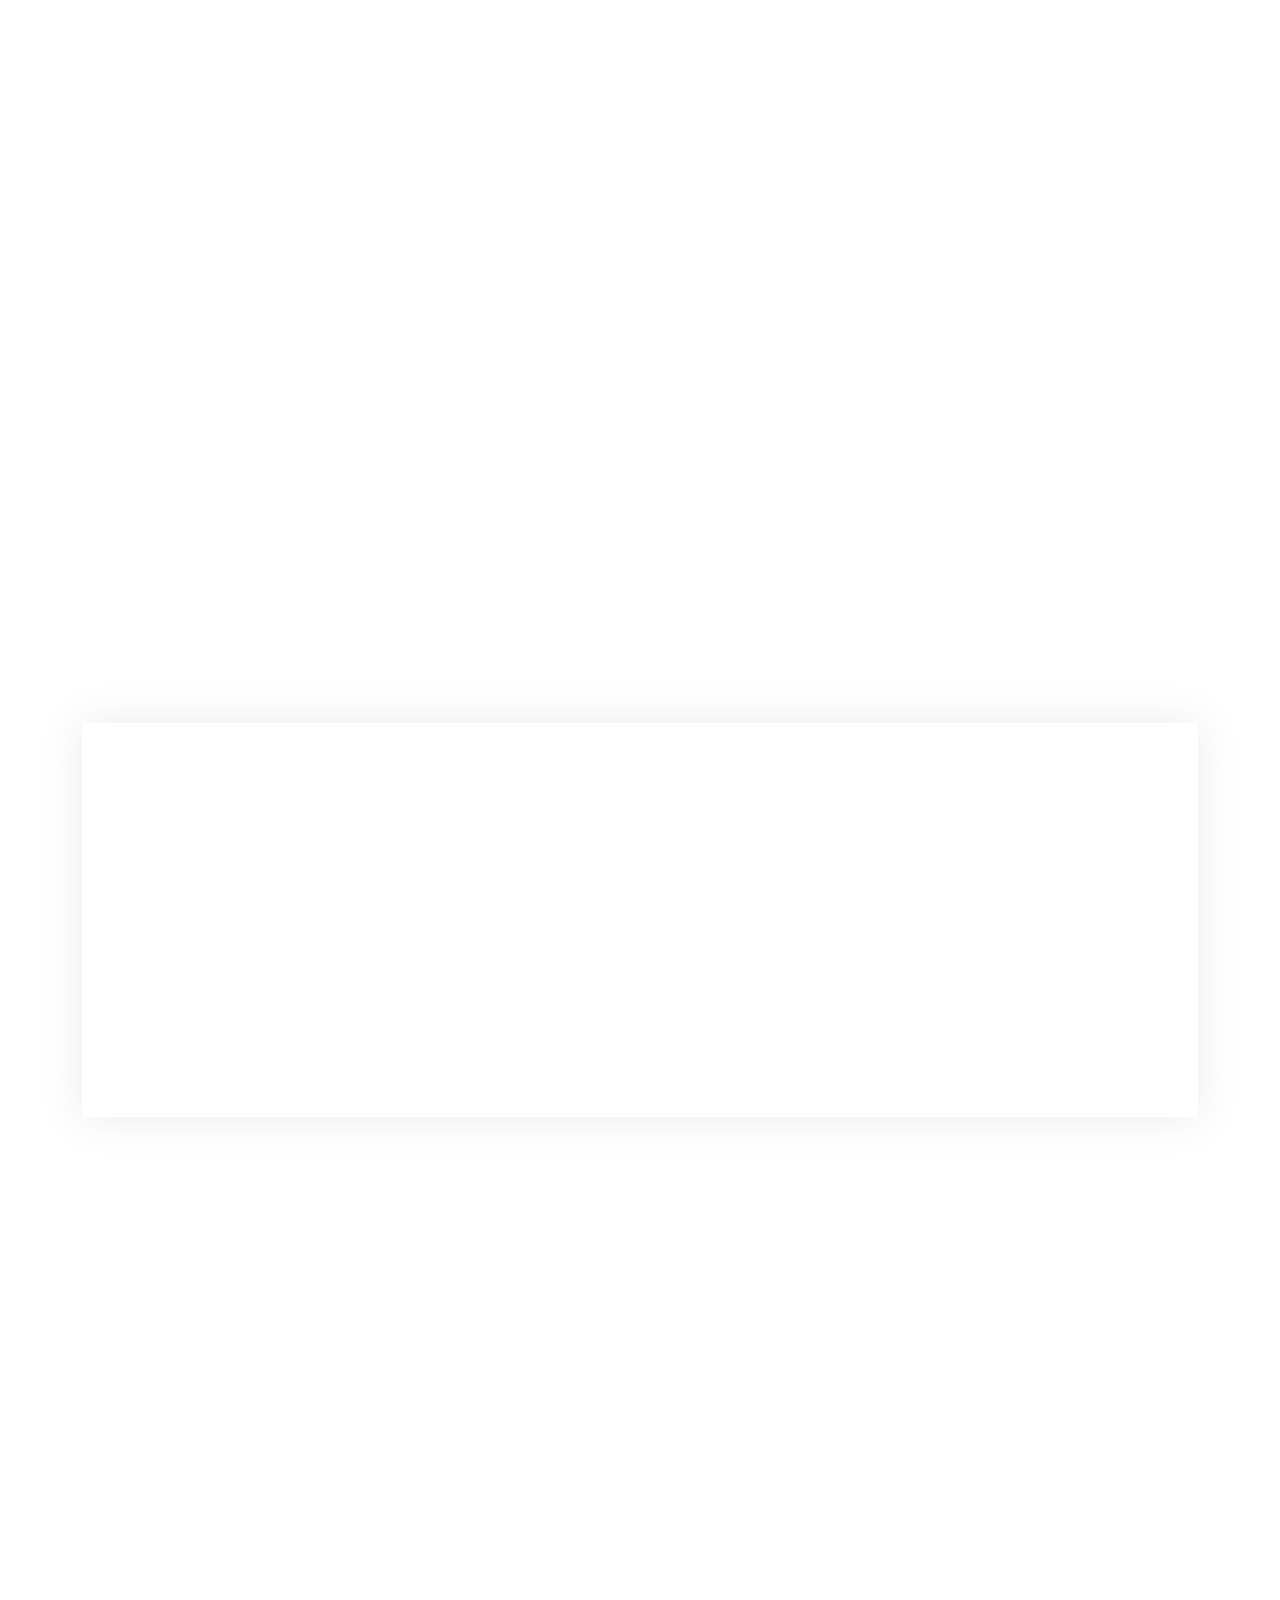
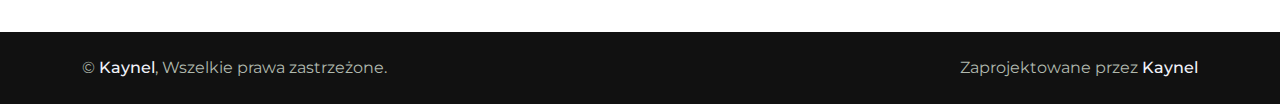
<file: about.html>
<!DOCTYPE html>
<html lang="pl">

<head>
    <meta charset="utf-8">
    <title>Kaynel - O naszej agencji marketingowej</title>
    <meta content="width=device-width, initial-scale=1.0" name="viewport">
    <meta content="agencja marketingowa, marketing cyfrowy, o nas, Kaynel, Warszawa" name="keywords">
    <meta content="Poznaj Kaynel - profesjonalną agencję marketingu cyfrowego z Warszawy. Dowiedz się więcej o naszym doświadczeniu, zespole i podejściu do klientów." name="description">

    <!-- Favicon -->
    <link href="img/favicon.ico" rel="icon">

    <!-- Google Web Fonts -->
    <link rel="preconnect" href="https://fonts.googleapis.com">
    <link rel="preconnect" href="https://fonts.gstatic.com" crossorigin>
    <link
        href="https://fonts.googleapis.com/css2?family=Montserrat:wght@400;500&family=Roboto:wght@500;700&display=swap"
        rel="stylesheet">

    <!-- Icon Font Stylesheet -->
    <link href="https://cdnjs.cloudflare.com/ajax/libs/font-awesome/5.10.0/css/all.min.css" rel="stylesheet">
    <link href="https://cdn.jsdelivr.net/npm/bootstrap-icons@1.4.1/font/bootstrap-icons.css" rel="stylesheet">

    <!-- Libraries Stylesheet -->
    <link href="lib/animate/animate.min.css" rel="stylesheet">
    <link href="lib/owlcarousel/assets/owl.carousel.min.css" rel="stylesheet">
    <link href="lib/lightbox/css/lightbox.min.css" rel="stylesheet">

    <!-- Customized Bootstrap Stylesheet -->
    <link href="css/bootstrap.min.css" rel="stylesheet">

    <!-- Template Stylesheet -->
    <link href="css/style.css" rel="stylesheet">
</head>

<body>
    <!-- Spinner Start -->
    <div id="spinner"
        class="show bg-white position-fixed translate-middle w-100 vh-100 top-50 start-50 d-flex align-items-center justify-content-center">
        <div class="spinner-border text-primary" role="status" style="width: 3rem; height: 3rem;"></div>
    </div>
    <!-- Spinner End -->


    <!-- Topbar Start -->
    <div class="container-fluid bg-primary text-white d-none d-lg-flex">
        <div class="container py-3">
            <div class="d-flex align-items-center">
                <a href="index.html">
                    <h2 class="text-white fw-bold m-0">Kaynel</h2>
                </a>
                <div class="ms-auto d-flex align-items-center">
                    <small class="ms-4"><i class="fa fa-map-marker-alt me-3"></i>ul. Suwak 15, 02-676 Warszawa, Polska</small>
                    <small class="ms-4"><i class="fa fa-envelope me-3"></i>info@kaynel.pl</small>
                    <small class="ms-4"><i class="fa fa-phone-alt me-3"></i>+48 888 962 765</small>
                    <div class="ms-3 d-flex">
                        <a class="btn btn-sm-square btn-light text-primary rounded-circle ms-2" href="https://www.facebook.com/kaynelagency"><i
                                class="fab fa-facebook-f"></i></a>
                        <a class="btn btn-sm-square btn-light text-primary rounded-circle ms-2" href="https://www.instagram.com/kaynelagency/"><i
                                class="fab fa-instagram"></i></a>
                        <a class="btn btn-sm-square btn-light text-primary rounded-circle ms-2" href="https://www.linkedin.com/company/kaynelagency/"><i
                                class="fab fa-linkedin-in"></i></a>
                    </div>
                </div>
            </div>
        </div>
    </div>
    <!-- Topbar End -->


    <!-- Navbar Start -->
    <div class="container-fluid bg-white sticky-top">
        <div class="container">
            <nav class="navbar navbar-expand-lg bg-white navbar-light p-lg-0">
                <a href="index.html" class="navbar-brand d-lg-none">
                    <h1 class="fw-bold m-0">Kaynel</h1>
                </a>
                <button type="button" class="navbar-toggler me-0" data-bs-toggle="collapse"
                    data-bs-target="#navbarCollapse">
                    <span class="navbar-toggler-icon"></span>
                </button>
                <div class="collapse navbar-collapse" id="navbarCollapse">
                    <div class="navbar-nav">
                        <a href="index.html" class="nav-item nav-link">Strona główna</a>
                        <a href="about.html" class="nav-item nav-link active">O nas</a>
                        <a href="service.html" class="nav-item nav-link">Usługi</a>
                        <a href="project.html" class="nav-item nav-link">Projekty</a>
                        <div class="nav-item dropdown">
                            <a href="#" class="nav-link dropdown-toggle" data-bs-toggle="dropdown">Więcej</a>
                            <div class="dropdown-menu bg-light rounded-0 rounded-bottom m-0">
                                <a href="feature.html" class="dropdown-item">Nasze atuty</a>
                                <a href="team.html" class="dropdown-item">Nasz zespół</a>
                                <a href="testimonial.html" class="dropdown-item">Opinie klientów</a>
                                <a href="quote.html" class="dropdown-item">Wycena</a>
                                <a href="404.html" class="dropdown-item">404</a>
                            </div>
                        </div>
                        <a href="contact.html" class="nav-item nav-link">Kontakt</a>
                    </div>
                    <div class="ms-auto d-none d-lg-block">
                        <a href="" class="btn btn-primary rounded-pill py-2 px-3">Darmowa wycena</a>
                    </div>
                </div>
            </nav>
        </div>
    </div>
    <!-- Navbar End -->


    <!-- Page Header Start -->
    <div class="container-fluid page-header py-5 mb-5 wow fadeIn" data-wow-delay="0.1s">
        <div class="container text-center py-5">
            <h1 class="display-2 text-white mb-4 animated slideInDown">O nas</h1>
            <nav aria-label="breadcrumb animated slideInDown">
                <ol class="breadcrumb justify-content-center mb-0">
                    <li class="breadcrumb-item"><a href="#">Strona główna</a></li>
                    <li class="breadcrumb-item"><a href="#">Strony</a></li>
                    <li class="breadcrumb-item text-primary" aria-current="page">O nas</li>
                </ol>
            </nav>
        </div>
    </div>
    <!-- Page Header End -->


    <!-- About Start -->
    <div class="container-xxl about mb-5" style="margin-top: 6rem;">
        <div class="container">
            <div class="row g-0">
                <div class="col-lg-6">
                    <div class="h-100 d-flex align-items-center justify-content-center" style="min-height: 300px;">
                        <button type="button" class="btn-play" data-bs-toggle="modal"
                            data-src="https://www.youtube.com/embed/DWRcNpR6Kdc" data-bs-target="#videoModal">
                            <span></span>
                        </button>
                    </div>
                </div>
                <div class="col-lg-6 pt-lg-5 wow fadeIn" data-wow-delay="0.5s">
                    <div class="bg-white rounded-top p-5 mt-lg-5">
                        <p class="fs-5 fw-medium text-primary">O nas</p>
                        <h1 class="display-6 mb-4">Najlepsza agencja marketingowa dla Twojego biznesu</h1>
                        <p class="mb-4">Kaynel to nowoczesna agencja marketingowa z siedzibą w Warszawie, specjalizująca się w marketingu cyfrowym. Od 2018 roku pomagamy firmom z różnych branż zwiększać ich obecność online, przyciągać nowych klientów i rozwijać biznes.</p>
                        <div class="row g-5 pt-2 mb-5">
                            <div class="col-sm-6">
                                <img class="img-fluid mb-4" src="img/icon/icon-5.png" alt="">
                                <h5 class="mb-3">Kompleksowe usługi</h5>
                                <span>Oferujemy pełen zakres usług marketingowych dostosowanych do potrzeb Twojej firmy</span>
                            </div>
                            <div class="col-sm-6">
                                <img class="img-fluid mb-4" src="img/icon/icon-2.png" alt="">
                                <h5 class="mb-3">Doświadczeni eksperci</h5>
                                <span>Nasz zespół składa się z certyfikowanych specjalistów z wieloletnim doświadczeniem</span>
                            </div>
                        </div>
                        <a class="btn btn-primary rounded-pill py-3 px-5" href="">Dowiedz się więcej</a>
                    </div>
                </div>
            </div>
        </div>
    </div>
    <!-- About End -->


    <!-- Video Modal Start -->
    <div class="modal modal-video fade" id="videoModal" tabindex="-1" aria-labelledby="exampleModalLabel"
        aria-hidden="true">
        <div class="modal-dialog">
            <div class="modal-content rounded-0">
                <div class="modal-header">
                    <h3 class="modal-title" id="exampleModalLabel">Film o Kaynel</h3>
                    <button type="button" class="btn-close" data-bs-dismiss="modal" aria-label="Close"></button>
                </div>
                <div class="modal-body">
                    <!-- 16:9 aspect ratio -->
                    <div class="ratio ratio-16x9">
                        <iframe class="embed-responsive-item" src="" id="video" allowfullscreen
                            allowscriptaccess="always" allow="autoplay"></iframe>
                    </div>
                </div>
            </div>
        </div>
    </div>
    <!-- Video Modal End -->


    <!-- Team Start -->
    <div class="container-xxl py-5">
        <div class="container">
            <div class="text-center mx-auto wow fadeInUp" data-wow-delay="0.1s" style="max-width: 500px;">
                <p class="fs-5 fw-medium text-primary">Nasz zespół</p>
                <h1 class="display-5 mb-5">Nasi eksperci gotowi do pomocy</h1>
            </div>
            <div class="row g-4">
                <div class="col-lg-3 col-md-6 wow fadeInUp" data-wow-delay="0.1s">
                    <div class="team-item rounded overflow-hidden pb-4">
                        <img class="img-fluid mb-4" src="img/team-1.jpg" alt="">
                        <h5>Karol Nowak</h5>
                        <span class="text-primary">Założyciel i CEO</span>
                        <ul class="team-social">
                            <li><a class="btn btn-square" href=""><i class="fab fa-facebook-f"></i></a></li>
                            <li><a class="btn btn-square" href=""><i class="fab fa-twitter"></i></a></li>
                            <li><a class="btn btn-square" href=""><i class="fab fa-instagram"></i></a></li>
                            <li><a class="btn btn-square" href=""><i class="fab fa-linkedin-in"></i></a></li>
                        </ul>
                    </div>
                </div>
                <div class="col-lg-3 col-md-6 wow fadeInUp" data-wow-delay="0.3s">
                    <div class="team-item rounded overflow-hidden pb-4">
                        <img class="img-fluid mb-4" src="img/team-2.jpg" alt="">
                        <h5>Anna Kowalska</h5>
                        <span class="text-primary">Współzałożyciel</span>
                        <ul class="team-social">
                            <li><a class="btn btn-square" href=""><i class="fab fa-facebook-f"></i></a></li>
                            <li><a class="btn btn-square" href=""><i class="fab fa-twitter"></i></a></li>
                            <li><a class="btn btn-square" href=""><i class="fab fa-instagram"></i></a></li>
                            <li><a class="btn btn-square" href=""><i class="fab fa-linkedin-in"></i></a></li>
                        </ul>
                    </div>
                </div>
                <div class="col-lg-3 col-md-6 wow fadeInUp" data-wow-delay="0.5s">
                    <div class="team-item rounded overflow-hidden pb-4">
                        <img class="img-fluid mb-4" src="img/team-3.jpg" alt="">
                        <h5>Piotr Wiśniewski</h5>
                        <span class="text-primary">Dyrektor zarządzający</span>
                        <ul class="team-social">
                            <li><a class="btn btn-square" href=""><i class="fab fa-facebook-f"></i></a></li>
                            <li><a class="btn btn-square" href=""><i class="fab fa-twitter"></i></a></li>
                            <li><a class="btn btn-square" href=""><i class="fab fa-instagram"></i></a></li>
                            <li><a class="btn btn-square" href=""><i class="fab fa-linkedin-in"></i></a></li>
                        </ul>
                    </div>
                </div>
                <div class="col-lg-3 col-md-6 wow fadeInUp" data-wow-delay="0.7s">
                    <div class="team-item rounded overflow-hidden pb-4">
                        <img class="img-fluid mb-4" src="img/team-4.jpg" alt="">
                        <h5>Marta Lewandowska</h5>
                        <span class="text-primary">Specjalista ds. marketingu cyfrowego</span>
                        <ul class="team-social">
                            <li><a class="btn btn-square" href=""><i class="fab fa-facebook-f"></i></a></li>
                            <li><a class="btn btn-square" href=""><i class="fab fa-twitter"></i></a></li>
                            <li><a class="btn btn-square" href=""><i class="fab fa-instagram"></i></a></li>
                            <li><a class="btn btn-square" href=""><i class="fab fa-linkedin-in"></i></a></li>
                        </ul>
                    </div>
                </div>
            </div>
        </div>
    </div>
    <!-- Team End -->


    <!-- Features Start -->
    <div class="container-xxl py-5">
        <div class="container">
            <div class="row g-0 feature-row">
                <div class="col-md-6 col-lg-3 wow fadeIn" data-wow-delay="0.1s">
                    <div class="feature-item border h-100 p-5">
                        <div class="btn-square bg-light rounded-circle mb-4" style="width: 64px; height: 64px;">
                            <img class="img-fluid" src="img/icon/icon-1.png" alt="Icon">
                        </div>
                        <h5 class="mb-3">Nagradzane kampanie</h5>
                        <p class="mb-0">Nasze kampanie marketingowe zdobywają nagrody i wyróżnienia w branży za skuteczność i kreatywność</p>
                    </div>
                </div>
                <div class="col-md-6 col-lg-3 wow fadeIn" data-wow-delay="0.3s">
                    <div class="feature-item border h-100 p-5">
                        <div class="btn-square bg-light rounded-circle mb-4" style="width: 64px; height: 64px;">
                            <img class="img-fluid" src="img/icon/icon-2.png" alt="Icon">
                        </div>
                        <h5 class="mb-3">Profesjonalny zespół</h5>
                        <p class="mb-0">Nasz zespół składa się z certyfikowanych specjalistów z wieloletnim doświadczeniem w marketingu cyfrowym</p>
                    </div>
                </div>
                <div class="col-md-6 col-lg-3 wow fadeIn" data-wow-delay="0.5s">
                    <div class="feature-item border h-100 p-5">
                        <div class="btn-square bg-light rounded-circle mb-4" style="width: 64px; height: 64px;">
                            <img class="img-fluid" src="img/icon/icon-3.png" alt="Icon">
                        </div>
                        <h5 class="mb-3">Konkurencyjne ceny</h5>
                        <p class="mb-0">Oferujemy usługi najwyższej jakości w konkurencyjnych cenach, dostosowanych do budżetu klienta</p>
                    </div>
                </div>
                <div class="col-md-6 col-lg-3 wow fadeIn" data-wow-delay="0.7s">
                    <div class="feature-item border h-100 p-5">
                        <div class="btn-square bg-light rounded-circle mb-4" style="width: 64px; height: 64px;">
                            <img class="img-fluid" src="img/icon/icon-4.png" alt="Icon">
                        </div>
                        <h5 class="mb-3">Wsparcie 24/7</h5>
                        <p class="mb-0">Zapewniamy całodobowe wsparcie dla naszych klientów, aby szybko reagować na wszelkie potrzeby</p>
                    </div>
                </div>
            </div>
        </div>
    </div>
    <!-- Features End -->


    <!-- Footer Start -->
    <div class="container-fluid bg-dark footer mt-5 py-5 wow fadeIn" data-wow-delay="0.1s">
        <div class="container py-5">
            <div class="row g-5">
                <div class="col-lg-3 col-md-6">
                    <h4 class="text-white mb-4">Nasze biuro</h4>
                    <p class="mb-2"><i class="fa fa-map-marker-alt me-3"></i>ul. Suwak 15, 02-676 Warszawa, Polska</p>
                    <p class="mb-2"><i class="fa fa-phone-alt me-3"></i>+48 888 962 765</p>
                    <p class="mb-2"><i class="fa fa-envelope me-3"></i>info@kaynel.pl</p>
                    <div class="d-flex pt-3">
                        <a class="btn btn-square btn-light rounded-circle me-2" href="https://www.facebook.com/kaynelagency"><i
                                class="fab fa-facebook-f"></i></a>
                        <a class="btn btn-square btn-light rounded-circle me-2" href="https://www.instagram.com/kaynelagency/"><i
                                class="fab fa-instagram"></i></a>
                        <a class="btn btn-square btn-light rounded-circle me-2" href="https://www.linkedin.com/company/kaynelagency/"><i
                                class="fab fa-linkedin-in"></i></a>
                    </div>
                </div>
                <div class="col-lg-3 col-md-6">
                    <h4 class="text-white mb-4">Szybkie linki</h4>
                    <a class="btn btn-link" href="">O nas</a>
                    <a class="btn btn-link" href="">Kontakt</a>
                    <a class="btn btn-link" href="">Nasze usługi</a>
                    <a class="btn btn-link" href="">Warunki i zasady</a>
                    <a class="btn btn-link" href="">Wsparcie</a>
                </div>
                <div class="col-lg-3 col-md-6">
                    <h4 class="text-white mb-4">Godziny pracy</h4>
                    <p class="mb-1">Poniedziałek - Piątek</p>
                    <h6 class="text-light">09:00 - 17:00</h6>
                    <p class="mb-1">Sobota</p>
                    <h6 class="text-light">09:00 - 12:00</h6>
                    <p class="mb-1">Niedziela</p>
                    <h6 class="text-light">Zamknięte</h6>
                </div>
                <div class="col-lg-3 col-md-6">
                    <h4 class="text-white mb-4">Newsletter</h4>
                    <p>Zapisz się do naszego newslettera, aby otrzymywać najnowsze informacje i porady marketingowe.</p>
                    <div class="position-relative w-100">
                        <input class="form-control bg-transparent w-100 py-3 ps-4 pe-5" type="text"
                            placeholder="Twój email">
                        <button type="button"
                            class="btn btn-light py-2 position-absolute top-0 end-0 mt-2 me-2">Zapisz się</button>
                    </div>
                </div>
            </div>
        </div>
    </div>
    <!-- Footer End -->


    <!-- Copyright Start -->
    <div class="container-fluid copyright py-4">
        <div class="container">
            <div class="row">
                <div class="col-md-6 text-center text-md-start mb-3 mb-md-0">
                    &copy; <a class="fw-medium text-light" href="#">Kaynel</a>, Wszelkie prawa zastrzeżone.
                </div>
                <div class="col-md-6 text-center text-md-end">
                    Zaprojektowane przez <a class="fw-medium text-light" href="https://kaynel.pl">Kaynel</a>
                </div>
            </div>
        </div>
    </div>
    <!-- Copyright End -->


    <!-- Back to Top -->
    <a href="#" class="btn btn-lg btn-primary btn-lg-square rounded-circle back-to-top"><i
            class="bi bi-arrow-up"></i></a>


    <!-- JavaScript Libraries -->
    <script src="https://ajax.googleapis.com/ajax/libs/jquery/3.6.1/jquery.min.js"></script>
    <script src="https://cdn.jsdelivr.net/npm/bootstrap@5.0.0/dist/js/bootstrap.bundle.min.js"></script>
    <script src="lib/wow/wow.min.js"></script>
    <script src="lib/easing/easing.min.js"></script>
    <script src="lib/waypoints/waypoints.min.js"></script>
    <script src="lib/owlcarousel/owl.carousel.min.js"></script>
    <script src="lib/lightbox/js/lightbox.min.js"></script>

    <!-- Template Javascript -->
    <script src="js/main.js"></script>
</body>

</html>
</file>
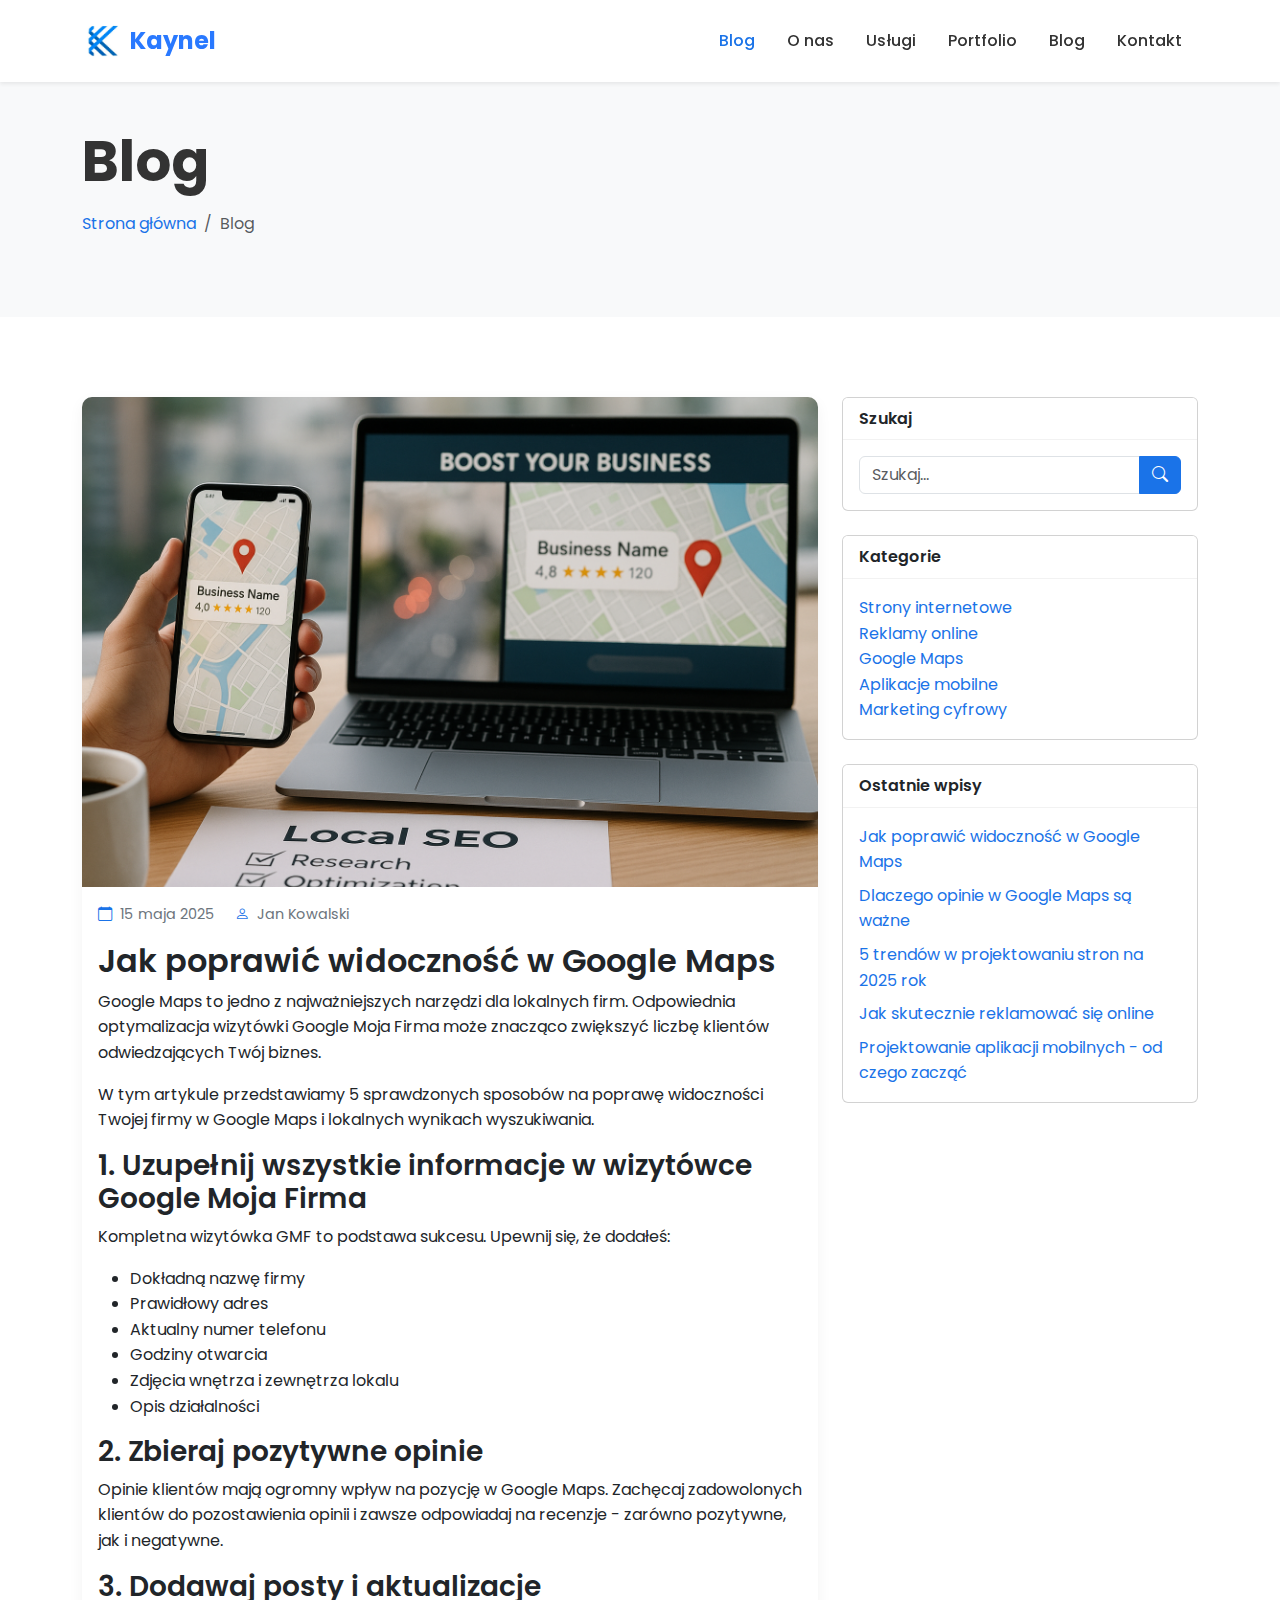
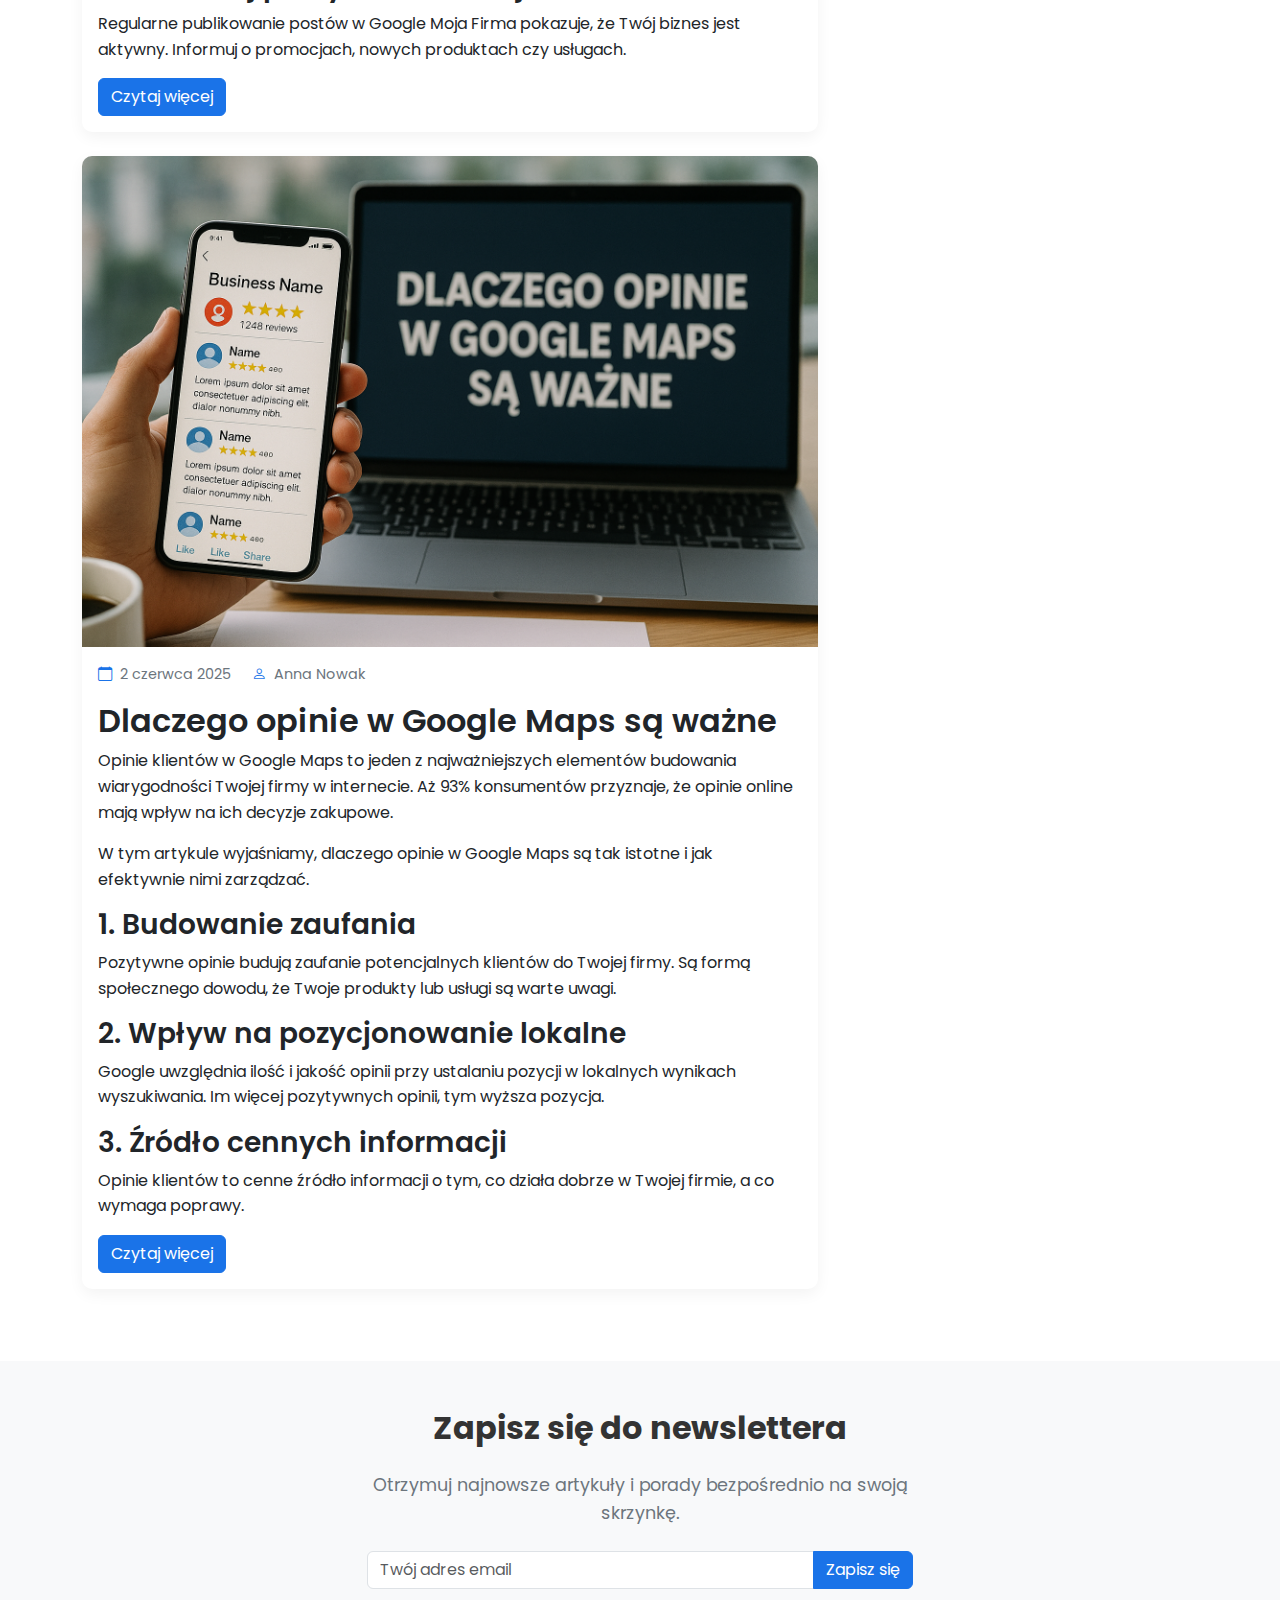
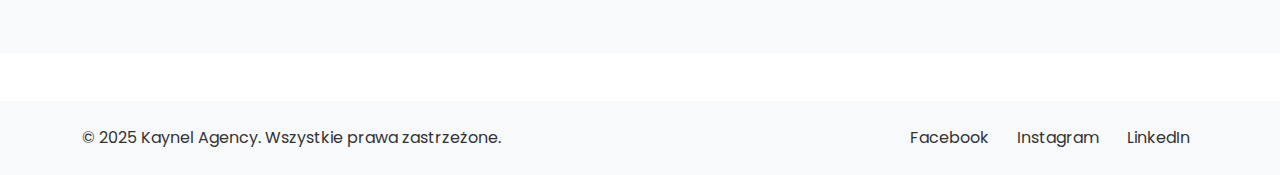
<file: blog.html>
<!DOCTYPE html>
<html lang="pl">
<head>
    <meta charset="UTF-8">
    <meta name="viewport" content="width=device-width, initial-scale=1.0">
    <meta name="description" content="Blog Kaynel Agency - artykuły o tworzeniu stron internetowych, reklamach online, optymalizacji Google Maps i aplikacjach mobilnych.">
    <meta name="keywords" content="blog, marketing cyfrowy, strony internetowe, Google Maps, aplikacje mobilne">
    <title>Blog - Kaynel Agency</title>
    
    <!-- Bootstrap 5.3 CSS -->
    <link href="https://cdn.jsdelivr.net/npm/bootstrap@5.3.0/dist/css/bootstrap.min.css" rel="stylesheet">
    
    <!-- Google Fonts - Poppins -->
    <link rel="preconnect" href="https://fonts.googleapis.com">
    <link rel="preconnect" href="https://fonts.gstatic.com" crossorigin>
    <link href="https://fonts.googleapis.com/css2?family=Poppins:wght@300;400;500;600;700&display=swap" rel="stylesheet">
    
    <!-- Custom CSS -->
    <link rel="stylesheet" href="css/main.css">
</head>
<body>
   <!-- Navbar -->
<nav class="navbar navbar-expand-lg navbar-light bg-white fixed-top shadow-sm">
    <div class="container">
        <a class="navbar-brand d-flex align-items-center" href="index.html">
            <img src="img/kaynel-logo.png" alt="Kaynel Agency Logo" height="40" class="me-2">
            <span style="color: #2979FF;" class="fw-bold">Kaynel</span>
        </a>
        <button class="navbar-toggler" type="button" data-bs-toggle="collapse" data-bs-target="#navbarNav" aria-controls="navbarNav" aria-expanded="false" aria-label="Toggle navigation">
            <span class="navbar-toggler-icon"></span>
        </button>
        <div class="collapse navbar-collapse" id="navbarNav">
            <ul class="navbar-nav ms-auto">
                <li class="nav-item">
                    <a class="nav-link active" href="blog.html">Blog</a>
                </li>
                <li class="nav-item">
                    <a class="nav-link" href="o-nas.html">O nas</a>
                </li>
                <li class="nav-item">
                    <a class="nav-link" href="uslugi.html">Usługi</a>
                </li>
                <li class="nav-item">
                    <a class="nav-link" href="portfolio.html">Portfolio</a>
                </li>
                <li class="nav-item">
                    <a class="nav-link" href="blog.html">Blog</a>
                </li>
                <li class="nav-item">
                    <a class="nav-link" href="kontakt.html">Kontakt</a>
                </li>
            </ul>
        </div>
    </div>
</nav>


    <!-- Page Header -->
    <header class="page-header">
        <div class="container">
            <h1 class="display-4 fw-bold">Blog</h1>
            <nav aria-label="breadcrumb">
                <ol class="breadcrumb">
                    <li class="breadcrumb-item"><a href="index.html">Strona główna</a></li>
                    <li class="breadcrumb-item active" aria-current="page">Blog</li>
                </ol>
            </nav>
        </div>
    </header>

    <!-- Blog Section -->
    <section class="blog-section py-5">
        <div class="container">
            <div class="row">
                <!-- Main Content -->
                <div class="col-lg-8">
                    <!-- Article 1 -->
                    <article class="card blog-card mb-4">
                        <img src="img/blog-1.png" class="card-img-top" alt="Jak poprawić widoczność w Google Maps">
                        <div class="card-body">
                            <div class="blog-meta mb-3">
                                <span class="blog-date"><i class="bi bi-calendar me-2"></i>15 maja 2025</span>
                                <span class="blog-author ms-3"><i class="bi bi-person me-2"></i>Jan Kowalski</span>
                            </div>
                            <h2 class="card-title">Jak poprawić widoczność w Google Maps</h2>
                            <p class="card-text">Google Maps to jedno z najważniejszych narzędzi dla lokalnych firm. Odpowiednia optymalizacja wizytówki Google Moja Firma może znacząco zwiększyć liczbę klientów odwiedzających Twój biznes.</p>
                            <p class="card-text">W tym artykule przedstawiamy 5 sprawdzonych sposobów na poprawę widoczności Twojej firmy w Google Maps i lokalnych wynikach wyszukiwania.</p>
                            <h3>1. Uzupełnij wszystkie informacje w wizytówce Google Moja Firma</h3>
                            <p>Kompletna wizytówka GMF to podstawa sukcesu. Upewnij się, że dodałeś:</p>
                            <ul>
                                <li>Dokładną nazwę firmy</li>
                                <li>Prawidłowy adres</li>
                                <li>Aktualny numer telefonu</li>
                                <li>Godziny otwarcia</li>
                                <li>Zdjęcia wnętrza i zewnętrza lokalu</li>
                                <li>Opis działalności</li>
                            </ul>
                            <h3>2. Zbieraj pozytywne opinie</h3>
                            <p>Opinie klientów mają ogromny wpływ na pozycję w Google Maps. Zachęcaj zadowolonych klientów do pozostawienia opinii i zawsze odpowiadaj na recenzje - zarówno pozytywne, jak i negatywne.</p>
                            <h3>3. Dodawaj posty i aktualizacje</h3>
                            <p>Regularne publikowanie postów w Google Moja Firma pokazuje, że Twój biznes jest aktywny. Informuj o promocjach, nowych produktach czy usługach.</p>
                            <a href="#" class="btn btn-primary">Czytaj więcej</a>
                        </div>
                    </article>
                    
                    <!-- Article 2 -->
                    <article class="card blog-card mb-4">
                        <img src="img/blog-2.png" class="card-img-top" alt="Dlaczego opinie w Google Maps są ważne">
                        <div class="card-body">
                            <div class="blog-meta mb-3">
                                <span class="blog-date"><i class="bi bi-calendar me-2"></i>2 czerwca 2025</span>
                                <span class="blog-author ms-3"><i class="bi bi-person me-2"></i>Anna Nowak</span>
                            </div>
                            <h2 class="card-title">Dlaczego opinie w Google Maps są ważne</h2>
                            <p class="card-text">Opinie klientów w Google Maps to jeden z najważniejszych elementów budowania wiarygodności Twojej firmy w internecie. Aż 93% konsumentów przyznaje, że opinie online mają wpływ na ich decyzje zakupowe.</p>
                            <p class="card-text">W tym artykule wyjaśniamy, dlaczego opinie w Google Maps są tak istotne i jak efektywnie nimi zarządzać.</p>
                            <h3>1. Budowanie zaufania</h3>
                            <p>Pozytywne opinie budują zaufanie potencjalnych klientów do Twojej firmy. Są formą społecznego dowodu, że Twoje produkty lub usługi są warte uwagi.</p>
                            <h3>2. Wpływ na pozycjonowanie lokalne</h3>
                            <p>Google uwzględnia ilość i jakość opinii przy ustalaniu pozycji w lokalnych wynikach wyszukiwania. Im więcej pozytywnych opinii, tym wyższa pozycja.</p>
                            <h3>3. Źródło cennych informacji</h3>
                            <p>Opinie klientów to cenne źródło informacji o tym, co działa dobrze w Twojej firmie, a co wymaga poprawy.</p>
                            <a href="#" class="btn btn-primary">Czytaj więcej</a>
                        </div>
                    </article>
                </div>
                
                <!-- Sidebar -->
                <div class="col-lg-4">
                    <!-- Search Widget -->
                    <div class="card mb-4">
                        <div class="card-header">Szukaj</div>
                        <div class="card-body">
                            <div class="input-group">
                                <input type="text" class="form-control" placeholder="Szukaj...">
                                <button class="btn btn-primary" type="button"><i class="bi bi-search"></i></button>
                            </div>
                        </div>
                    </div>
                    
                    <!-- Categories Widget -->
                    <div class="card mb-4">
                        <div class="card-header">Kategorie</div>
                        <div class="card-body">
                            <ul class="list-unstyled mb-0">
                                <li><a href="#">Strony internetowe</a></li>
                                <li><a href="#">Reklamy online</a></li>
                                <li><a href="#">Google Maps</a></li>
                                <li><a href="#">Aplikacje mobilne</a></li>
                                <li><a href="#">Marketing cyfrowy</a></li>
                            </ul>
                        </div>
                    </div>
                    
                    <!-- Recent Posts Widget -->
                    <div class="card mb-4">
                        <div class="card-header">Ostatnie wpisy</div>
                        <div class="card-body">
                            <ul class="list-unstyled mb-0">
                                <li class="mb-2"><a href="#">Jak poprawić widoczność w Google Maps</a></li>
                                <li class="mb-2"><a href="#">Dlaczego opinie w Google Maps są ważne</a></li>
                                <li class="mb-2"><a href="#">5 trendów w projektowaniu stron na 2025 rok</a></li>
                                <li class="mb-2"><a href="#">Jak skutecznie reklamować się online</a></li>
                                <li><a href="#">Projektowanie aplikacji mobilnych - od czego zacząć</a></li>
                            </ul>
                        </div>
                    </div>
                </div>
            </div>
        </div>
    </section>

    <!-- Newsletter Section -->
    <section class="newsletter-section py-5 bg-light">
        <div class="container">
            <div class="row justify-content-center">
                <div class="col-lg-6 text-center">
                    <h2 class="section-title mb-4">Zapisz się do newslettera</h2>
                    <p class="section-subtitle mb-4">Otrzymuj najnowsze artykuły i porady bezpośrednio na swoją skrzynkę.</p>
                    <form class="newsletter-form">
                        <div class="input-group mb-3">
                            <input type="email" class="form-control" placeholder="Twój adres email" required>
                            <button class="btn btn-primary" type="submit">Zapisz się</button>
                        </div>
                    </form>
                </div>
            </div>
        </div>
    </section>

    <!-- Footer -->
    <footer class="footer bg-light py-4 mt-5">
        <div class="container">
            <div class="row">
                <div class="col-md-6">
                    <p class="mb-0">© 2025 Kaynel Agency. Wszystkie prawa zastrzeżone.</p>
                </div>
                <div class="col-md-6 text-md-end">
                    <ul class="list-inline mb-0">
                        <li class="list-inline-item"><a href="https://www.facebook.com/kaynelagency" target="_blank">Facebook</a></li>
                        <li class="list-inline-item"><a href="https://www.instagram.com/kaynelagency/" target="_blank">Instagram</a></li>
                        <li class="list-inline-item"><a href="https://www.linkedin.com/company/kaynelagency/" target="_blank">LinkedIn</a></li>
                    </ul>
                </div>
            </div>
        </div>
    </footer>

    <!-- Bootstrap JS Bundle with Popper -->
    <script src="https://cdn.jsdelivr.net/npm/bootstrap@5.3.0/dist/js/bootstrap.bundle.min.js"></script>
    
    <!-- Bootstrap Icons -->
    <link rel="stylesheet" href="https://cdn.jsdelivr.net/npm/bootstrap-icons@1.10.0/font/bootstrap-icons.css">
    
    <!-- Custom JS -->
    <script src="js/main.js"></script>
</body>
</html>
</file>
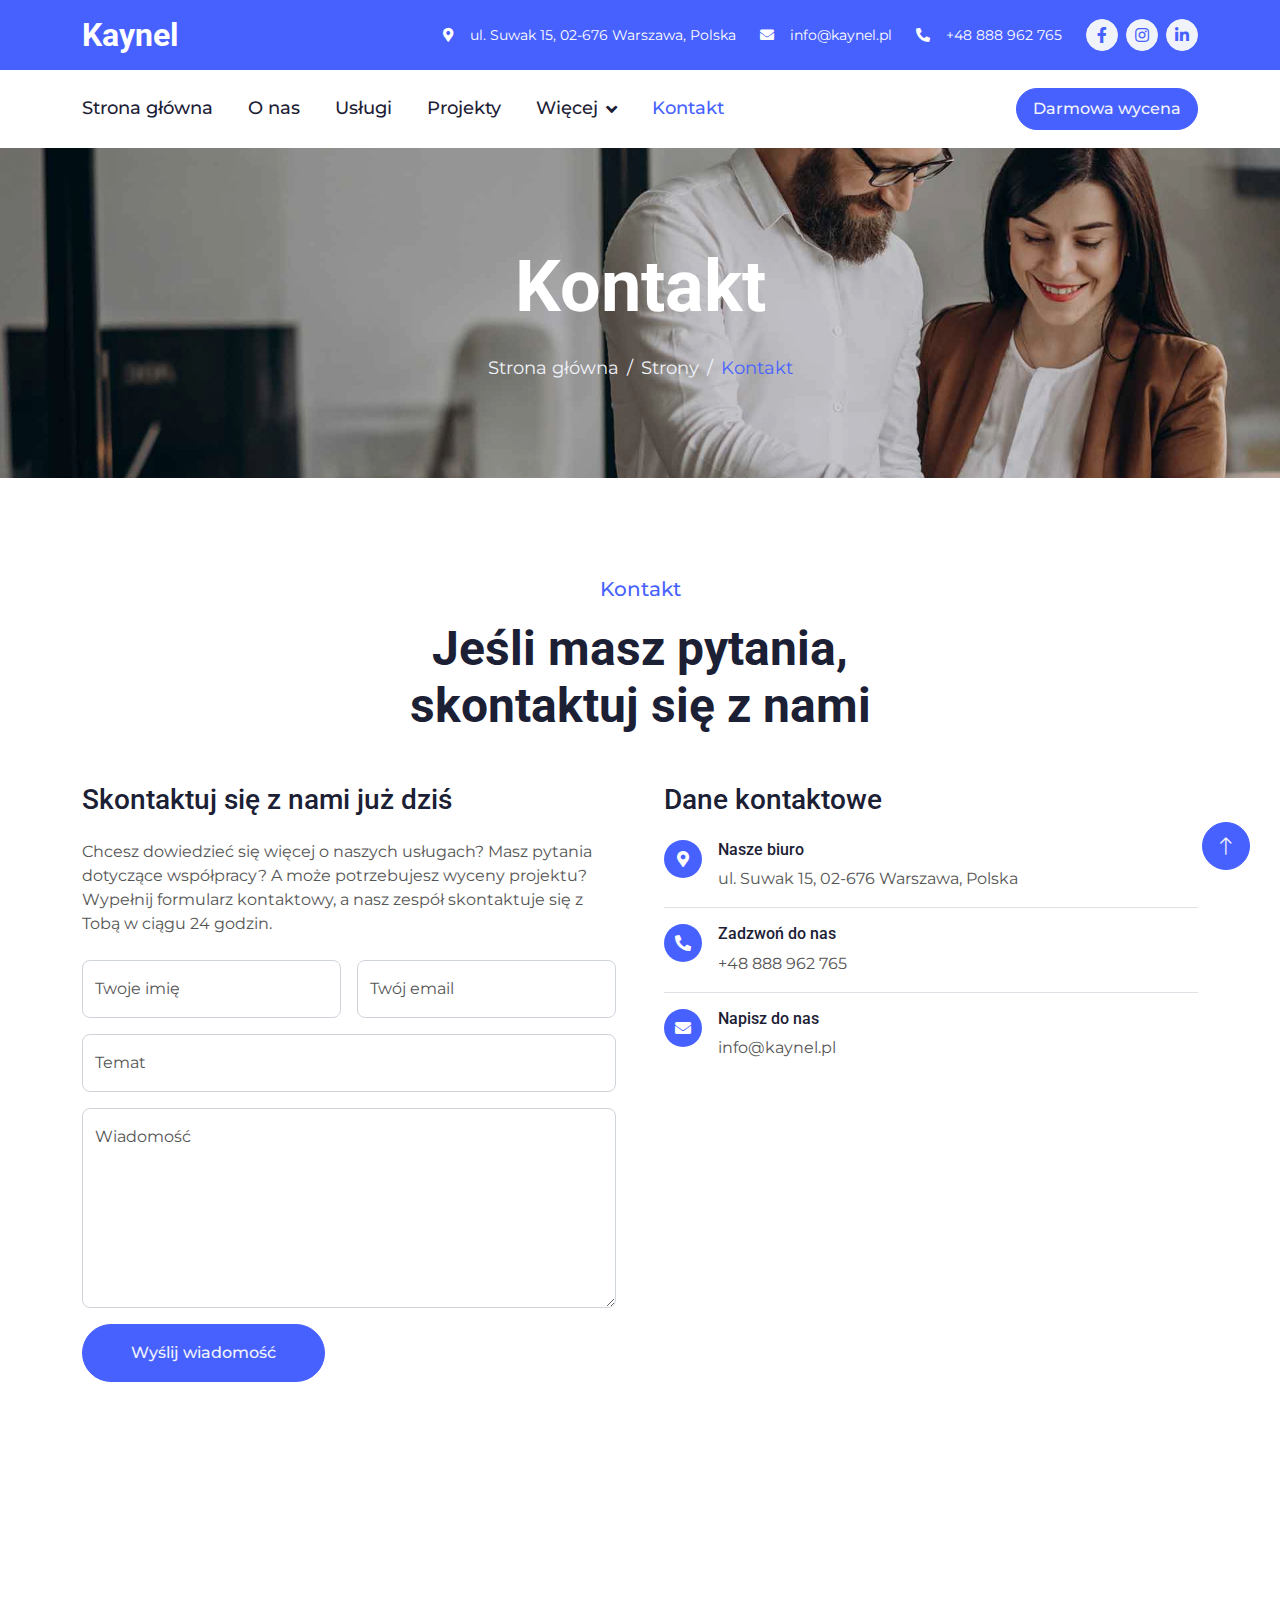
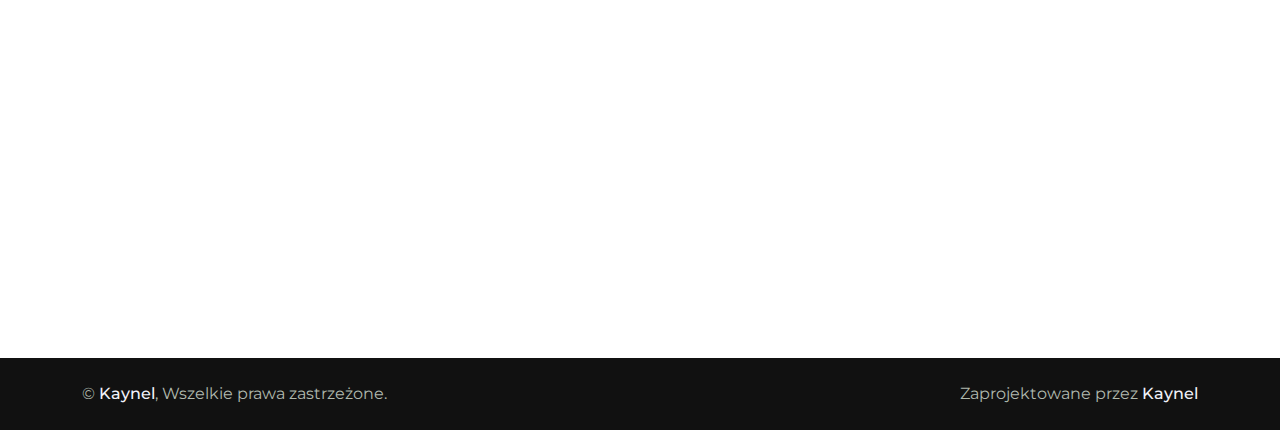
<file: contact.html>
<!DOCTYPE html>
<html lang="pl">

<head>
    <meta charset="utf-8">
    <title>Kaynel - Skontaktuj się z naszą agencją marketingową</title>
    <meta content="width=device-width, initial-scale=1.0" name="viewport">
    <meta content="kontakt, agencja marketingowa, marketing cyfrowy, Kaynel, Warszawa" name="keywords">
    <meta content="Skontaktuj się z Kaynel - agencją marketingu cyfrowego. Odpowiemy na wszystkie Twoje pytania i pomożemy rozwinąć Twój biznes." name="description">

    <!-- Favicon -->
    <link href="img/favicon.ico" rel="icon">

    <!-- Google Web Fonts -->
    <link rel="preconnect" href="https://fonts.googleapis.com">
    <link rel="preconnect" href="https://fonts.gstatic.com" crossorigin>
    <link href="https://fonts.googleapis.com/css2?family=Montserrat:wght@400;500&family=Roboto:wght@500;700&display=swap" rel="stylesheet">  

    <!-- Icon Font Stylesheet -->
    <link href="https://cdnjs.cloudflare.com/ajax/libs/font-awesome/5.10.0/css/all.min.css" rel="stylesheet">
    <link href="https://cdn.jsdelivr.net/npm/bootstrap-icons@1.4.1/font/bootstrap-icons.css" rel="stylesheet">

    <!-- Libraries Stylesheet -->
    <link href="lib/animate/animate.min.css" rel="stylesheet">
    <link href="lib/owlcarousel/assets/owl.carousel.min.css" rel="stylesheet">
    <link href="lib/lightbox/css/lightbox.min.css" rel="stylesheet">

    <!-- Customized Bootstrap Stylesheet -->
    <link href="css/bootstrap.min.css" rel="stylesheet">

    <!-- Template Stylesheet -->
    <link href="css/style.css" rel="stylesheet">
</head>

<body>
    <!-- Spinner Start -->
    <div id="spinner" class="show bg-white position-fixed translate-middle w-100 vh-100 top-50 start-50 d-flex align-items-center justify-content-center">
        <div class="spinner-border text-primary" role="status" style="width: 3rem; height: 3rem;"></div>
    </div>
    <!-- Spinner End -->


    <!-- Topbar Start -->
    <div class="container-fluid bg-primary text-white d-none d-lg-flex">
        <div class="container py-3">
            <div class="d-flex align-items-center">
                <a href="index.html">
                    <h2 class="text-white fw-bold m-0">Kaynel</h2>
                </a>
                <div class="ms-auto d-flex align-items-center">
                    <small class="ms-4"><i class="fa fa-map-marker-alt me-3"></i>ul. Suwak 15, 02-676 Warszawa, Polska</small>
                    <small class="ms-4"><i class="fa fa-envelope me-3"></i>info@kaynel.pl</small>
                    <small class="ms-4"><i class="fa fa-phone-alt me-3"></i>+48 888 962 765</small>
                    <div class="ms-3 d-flex">
                        <a class="btn btn-sm-square btn-light text-primary rounded-circle ms-2" href="https://www.facebook.com/kaynelagency"><i class="fab fa-facebook-f"></i></a>
                        <a class="btn btn-sm-square btn-light text-primary rounded-circle ms-2" href="https://www.instagram.com/kaynelagency/"><i class="fab fa-instagram"></i></a>
                        <a class="btn btn-sm-square btn-light text-primary rounded-circle ms-2" href="https://www.linkedin.com/company/kaynelagency/"><i class="fab fa-linkedin-in"></i></a>
                    </div>
                </div>
            </div>
        </div>
    </div>
    <!-- Topbar End -->


    <!-- Navbar Start -->
    <div class="container-fluid bg-white sticky-top">
        <div class="container">
            <nav class="navbar navbar-expand-lg bg-white navbar-light p-lg-0">
                <a href="index.html" class="navbar-brand d-lg-none">
                    <h1 class="fw-bold m-0">Kaynel</h1>
                </a>
                <button type="button" class="navbar-toggler me-0" data-bs-toggle="collapse" data-bs-target="#navbarCollapse">
                    <span class="navbar-toggler-icon"></span>
                </button>
                <div class="collapse navbar-collapse" id="navbarCollapse">
                    <div class="navbar-nav">
                        <a href="index.html" class="nav-item nav-link">Strona główna</a>
                        <a href="about.html" class="nav-item nav-link">O nas</a>
                        <a href="service.html" class="nav-item nav-link">Usługi</a>
                        <a href="project.html" class="nav-item nav-link">Projekty</a>
                        <div class="nav-item dropdown">
                            <a href="#" class="nav-link dropdown-toggle" data-bs-toggle="dropdown">Więcej</a>
                            <div class="dropdown-menu bg-light rounded-0 rounded-bottom m-0">
                                <a href="feature.html" class="dropdown-item">Nasze atuty</a>
                                <a href="team.html" class="dropdown-item">Nasz zespół</a>
                                <a href="testimonial.html" class="dropdown-item">Opinie klientów</a>
                                <a href="quote.html" class="dropdown-item">Wycena</a>
                                <a href="404.html" class="dropdown-item">404</a>
                            </div>
                        </div>
                        <a href="contact.html" class="nav-item nav-link active">Kontakt</a>
                    </div>
                    <div class="ms-auto d-none d-lg-block">
                        <a href="" class="btn btn-primary rounded-pill py-2 px-3">Darmowa wycena</a>
                    </div>
                </div>
            </nav>
        </div>
    </div>
    <!-- Navbar End -->


    <!-- Page Header Start -->
    <div class="container-fluid page-header py-5 mb-5 wow fadeIn" data-wow-delay="0.1s">
        <div class="container text-center py-5">
            <h1 class="display-2 text-white mb-4 animated slideInDown">Kontakt</h1>
            <nav aria-label="breadcrumb animated slideInDown">
                <ol class="breadcrumb justify-content-center mb-0">
                    <li class="breadcrumb-item"><a href="#">Strona główna</a></li>
                    <li class="breadcrumb-item"><a href="#">Strony</a></li>
                    <li class="breadcrumb-item text-primary" aria-current="page">Kontakt</li>
                </ol>
            </nav>
        </div>
    </div>
    <!-- Page Header End -->


    <!-- Contact Start -->
    <div class="container-xxl py-5">
        <div class="container">
            <div class="text-center mx-auto wow fadeInUp" data-wow-delay="0.1s" style="max-width: 500px;">
                <p class="fs-5 fw-medium text-primary">Kontakt</p>
                <h1 class="display-5 mb-5">Jeśli masz pytania, skontaktuj się z nami</h1>
            </div>
            <div class="row g-5">
                <div class="col-lg-6 wow fadeInUp" data-wow-delay="0.1s">
                    <h3 class="mb-4">Skontaktuj się z nami już dziś</h3>
                    <p class="mb-4">Chcesz dowiedzieć się więcej o naszych usługach? Masz pytania dotyczące współpracy? A może potrzebujesz wyceny projektu? Wypełnij formularz kontaktowy, a nasz zespół skontaktuje się z Tobą w ciągu 24 godzin.</p>
                    <form>
                        <div class="row g-3">
                            <div class="col-md-6">
                                <div class="form-floating">
                                    <input type="text" class="form-control" id="name" placeholder="Twoje imię">
                                    <label for="name">Twoje imię</label>
                                </div>
                            </div>
                            <div class="col-md-6">
                                <div class="form-floating">
                                    <input type="email" class="form-control" id="email" placeholder="Twój email">
                                    <label for="email">Twój email</label>
                                </div>
                            </div>
                            <div class="col-12">
                                <div class="form-floating">
                                    <input type="text" class="form-control" id="subject" placeholder="Temat">
                                    <label for="subject">Temat</label>
                                </div>
                            </div>
                            <div class="col-12">
                                <div class="form-floating">
                                    <textarea class="form-control" placeholder="Zostaw wiadomość" id="message" style="height: 200px"></textarea>
                                    <label for="message">Wiadomość</label>
                                </div>
                            </div>
                            <div class="col-12">
                                <button class="btn btn-primary rounded-pill py-3 px-5" type="submit">Wyślij wiadomość</button>
                            </div>
                        </div>
                    </form>
                </div>
                <div class="col-lg-6 wow fadeInUp" data-wow-delay="0.5s">
                    <h3 class="mb-4">Dane kontaktowe</h3>
                    <div class="d-flex border-bottom pb-3 mb-3">
                        <div class="flex-shrink-0 btn-square bg-primary rounded-circle">
                            <i class="fa fa-map-marker-alt text-white"></i>
                        </div>
                        <div class="ms-3">
                            <h6>Nasze biuro</h6>
                            <span>ul. Suwak 15, 02-676 Warszawa, Polska</span>
                        </div>
                    </div>
                    <div class="d-flex border-bottom pb-3 mb-3">
                        <div class="flex-shrink-0 btn-square bg-primary rounded-circle">
                            <i class="fa fa-phone-alt text-white"></i>
                        </div>
                        <div class="ms-3">
                            <h6>Zadzwoń do nas</h6>
                            <span>+48 888 962 765</span>
                        </div>
                    </div>
                    <div class="d-flex border-bottom-0 pb-3 mb-3">
                        <div class="flex-shrink-0 btn-square bg-primary rounded-circle">
                            <i class="fa fa-envelope text-white"></i>
                        </div>
                        <div class="ms-3">
                            <h6>Napisz do nas</h6>
                            <span>info@kaynel.pl</span>
                        </div>
                    </div>

                    <iframe class="w-100 rounded"
                    src="https://www.google.com/maps/embed?pb=!1m18!1m12!1m3!1d2445.3462952307!2d21.00731091580202!3d52.17740947975143!2m3!1f0!2f0!3f0!3m2!1i1024!2i768!4f13.1!3m3!1m2!1s0x471ecb6c0e6d7c19%3A0x41744bf2b2e5be08!2sSuwak%2015%2C%2002-676%20Warszawa!5e0!3m2!1spl!2spl!4v1623456789012!5m2!1spl!2spl"
                    frameborder="0" style="min-height: 300px; border:0;" allowfullscreen="" aria-hidden="false"
                    tabindex="0"></iframe>
                </div>
            </div>
        </div>
    </div>
    <!-- Contact End -->


    <!-- Footer Start -->
    <div class="container-fluid bg-dark footer mt-5 py-5 wow fadeIn" data-wow-delay="0.1s">
        <div class="container py-5">
            <div class="row g-5">
                <div class="col-lg-3 col-md-6">
                    <h4 class="text-white mb-4">Nasze biuro</h4>
                    <p class="mb-2"><i class="fa fa-map-marker-alt me-3"></i>ul. Suwak 15, 02-676 Warszawa, Polska</p>
                    <p class="mb-2"><i class="fa fa-phone-alt me-3"></i>+48 888 962 765</p>
                    <p class="mb-2"><i class="fa fa-envelope me-3"></i>info@kaynel.pl</p>
                    <div class="d-flex pt-3">
                        <a class="btn btn-square btn-light rounded-circle me-2" href="https://www.facebook.com/kaynelagency"><i class="fab fa-facebook-f"></i></a>
                        <a class="btn btn-square btn-light rounded-circle me-2" href="https://www.instagram.com/kaynelagency/"><i class="fab fa-instagram"></i></a>
                        <a class="btn btn-square btn-light rounded-circle me-2" href="https://www.linkedin.com/company/kaynelagency/"><i class="fab fa-linkedin-in"></i></a>
                    </div>
                </div>
                <div class="col-lg-3 col-md-6">
                    <h4 class="text-white mb-4">Szybkie linki</h4>
                    <a class="btn btn-link" href="">O nas</a>
                    <a class="btn btn-link" href="">Kontakt</a>
                    <a class="btn btn-link" href="">Nasze usługi</a>
                    <a class="btn btn-link" href="">Warunki i zasady</a>
                    <a class="btn btn-link" href="">Wsparcie</a>
                </div>
                <div class="col-lg-3 col-md-6">
                    <h4 class="text-white mb-4">Godziny pracy</h4>
                    <h4 class="text-white mb-4">Godziny pracy</h4>
                    <p class="mb-1">Poniedziałek - Piątek</p>
                    <h6 class="text-light">09:00 - 17:00</h6>
                    <p class="mb-1">Sobota</p>
                    <h6 class="text-light">09:00 - 12:00</h6>
                    <p class="mb-1">Niedziela</p>
                    <h6 class="text-light">Zamknięte</h6>
                </div>
                <div class="col-lg-3 col-md-6">
                    <h4 class="text-white mb-4">Newsletter</h4>
                    <p>Zapisz się do naszego newslettera, aby otrzymywać najnowsze informacje i porady marketingowe.</p>
                    <div class="position-relative w-100">
                        <input class="form-control bg-transparent w-100 py-3 ps-4 pe-5" type="text"
                            placeholder="Twój email">
                        <button type="button"
                            class="btn btn-light py-2 position-absolute top-0 end-0 mt-2 me-2">Zapisz się</button>
                    </div>
                </div>
            </div>
        </div>
    </div>
    <!-- Footer End -->


    <!-- Copyright Start -->
    <div class="container-fluid copyright py-4">
        <div class="container">
            <div class="row">
                <div class="col-md-6 text-center text-md-start mb-3 mb-md-0">
                    &copy; <a class="fw-medium text-light" href="#">Kaynel</a>, Wszelkie prawa zastrzeżone.
                </div>
                <div class="col-md-6 text-center text-md-end">
                    Zaprojektowane przez <a class="fw-medium text-light" href="https://kaynel.pl">Kaynel</a>
                </div>
            </div>
        </div>
    </div>
    <!-- Copyright End -->


    <!-- Back to Top -->
    <a href="#" class="btn btn-lg btn-primary btn-lg-square rounded-circle back-to-top"><i
            class="bi bi-arrow-up"></i></a>


    <!-- JavaScript Libraries -->
    <script src="https://ajax.googleapis.com/ajax/libs/jquery/3.6.1/jquery.min.js"></script>
    <script src="https://cdn.jsdelivr.net/npm/bootstrap@5.0.0/dist/js/bootstrap.bundle.min.js"></script>
    <script src="lib/wow/wow.min.js"></script>
    <script src="lib/easing/easing.min.js"></script>
    <script src="lib/waypoints/waypoints.min.js"></script>
    <script src="lib/owlcarousel/owl.carousel.min.js"></script>
    <script src="lib/lightbox/js/lightbox.min.js"></script>

    <!-- Template Javascript -->
    <script src="js/main.js"></script>
</body>

</html>
</file>
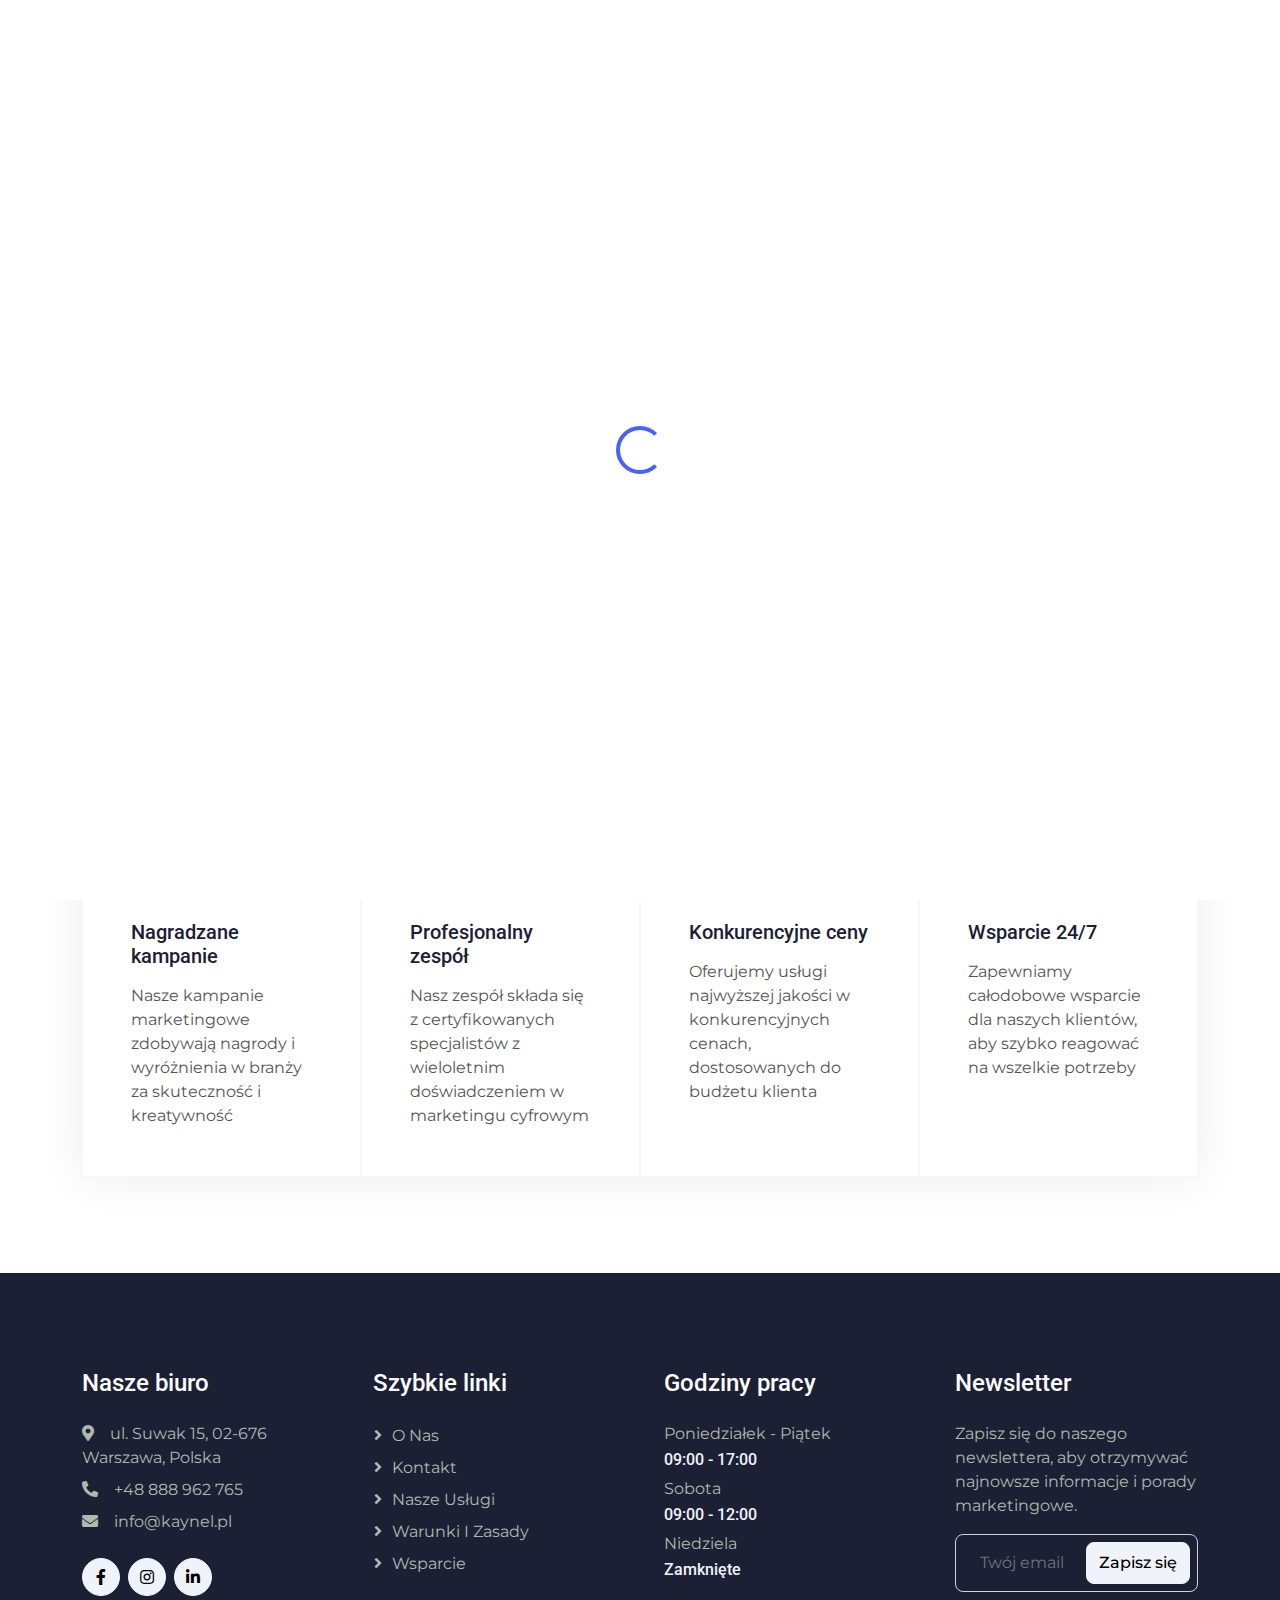
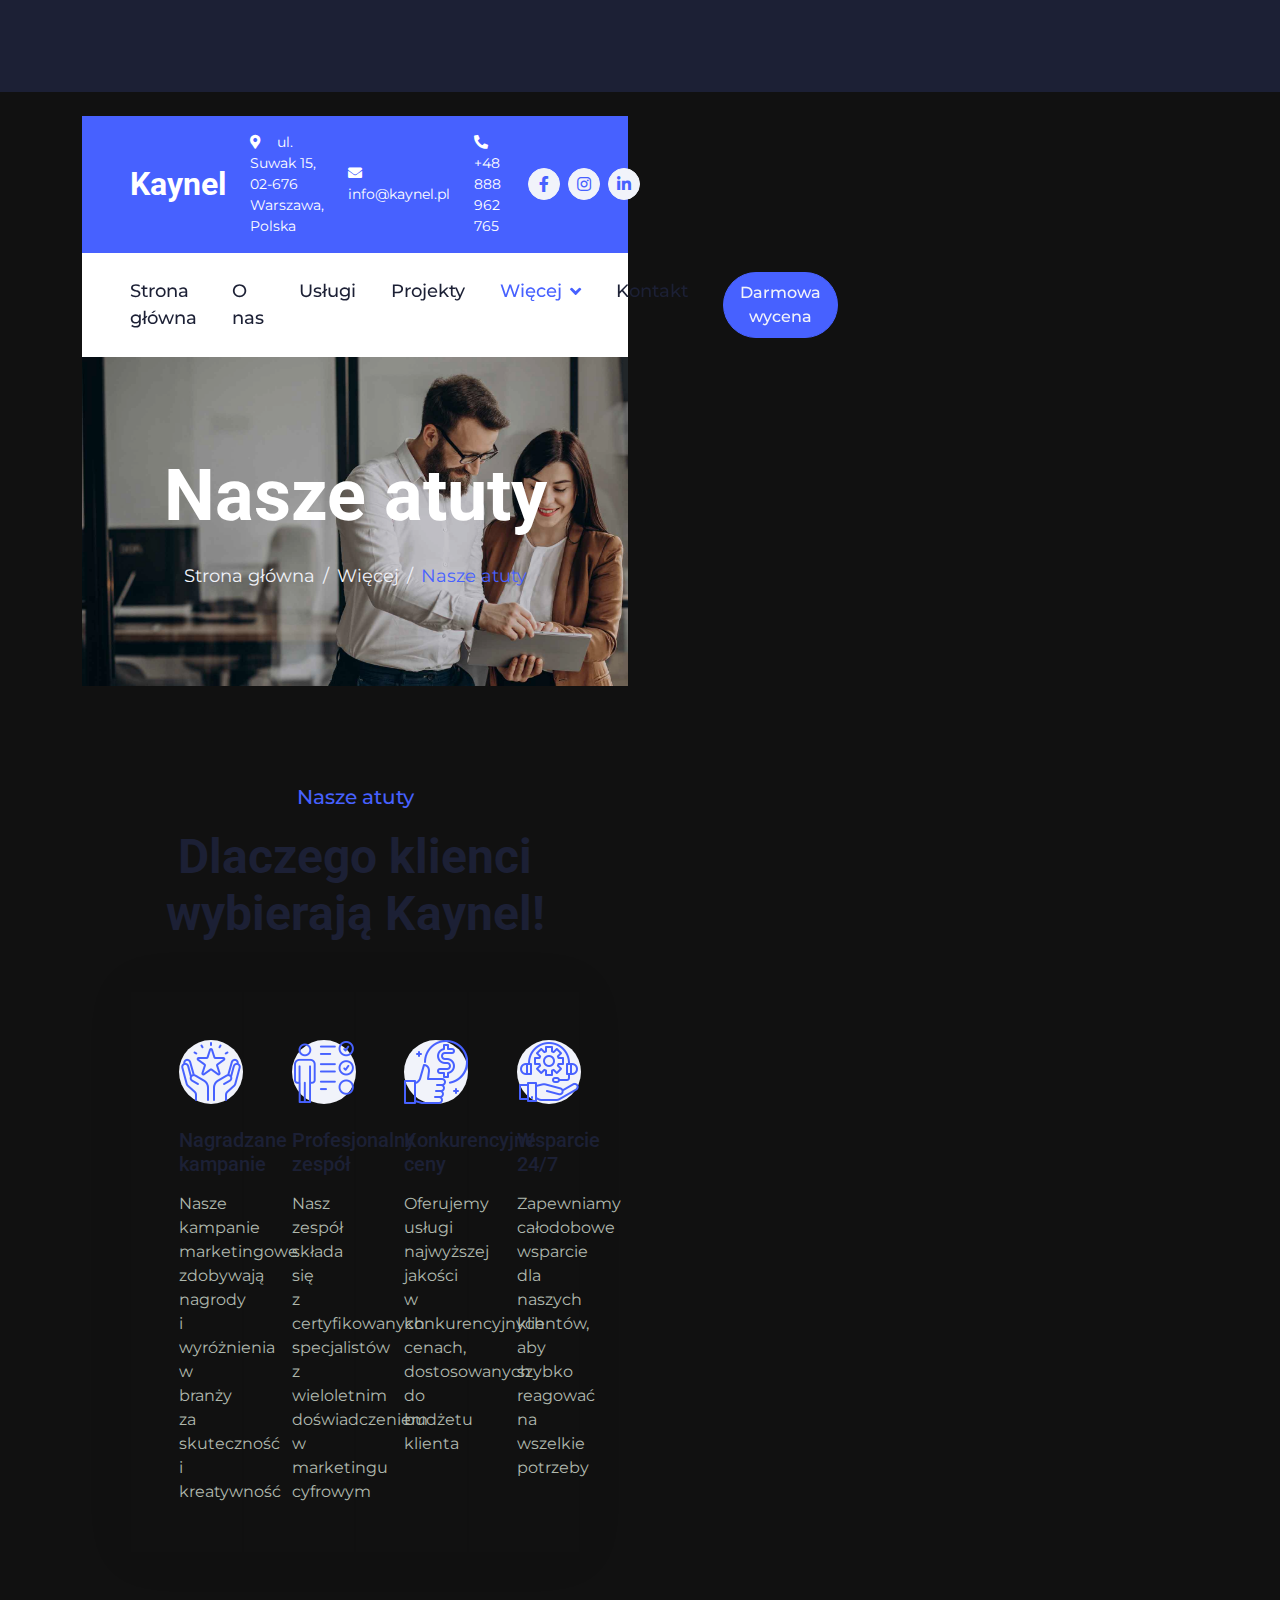
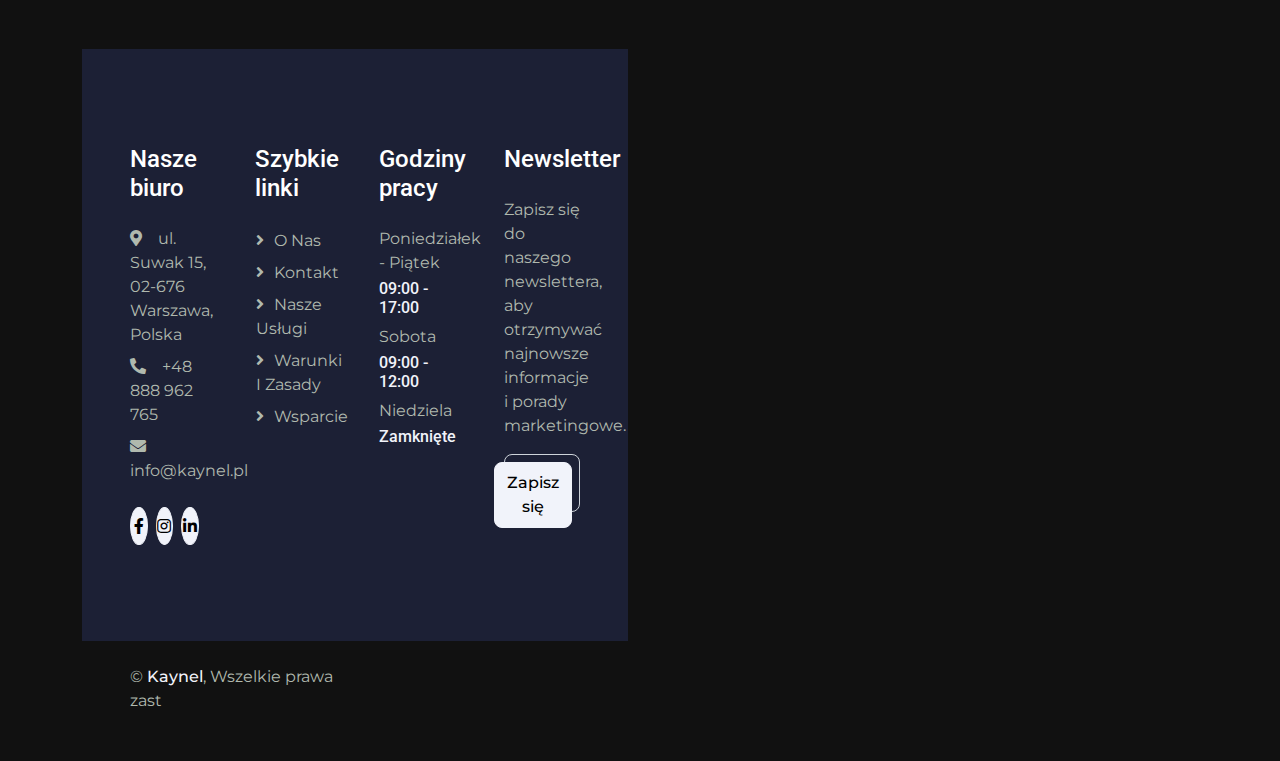
<file: feature.html>
<!DOCTYPE html>
<html lang="pl">

<head>
    <meta charset="utf-8">
    <title>Kaynel - Nasze atuty i przewagi konkurencyjne</title>
    <meta content="width=device-width, initial-scale=1.0" name="viewport">
    <meta content="atuty, przewagi, marketing cyfrowy, agencja marketingowa, profesjonalizm" name="keywords">
    <meta content="Poznaj nasze atuty i przewagi konkurencyjne - dlaczego Kaynel jest najlepszym wyborem dla Twojego biznesu" name="description">

    <!-- Favicon -->
    <link href="img/favicon.ico" rel="icon">

    <!-- Google Web Fonts -->
    <link rel="preconnect" href="https://fonts.googleapis.com">
    <link rel="preconnect" href="https://fonts.gstatic.com" crossorigin>
    <link
        href="https://fonts.googleapis.com/css2?family=Montserrat:wght@400;500&family=Roboto:wght@500;700&display=swap"
        rel="stylesheet">

    <!-- Icon Font Stylesheet -->
    <link href="https://cdnjs.cloudflare.com/ajax/libs/font-awesome/5.10.0/css/all.min.css" rel="stylesheet">
    <link href="https://cdn.jsdelivr.net/npm/bootstrap-icons@1.4.1/font/bootstrap-icons.css" rel="stylesheet">

    <!-- Libraries Stylesheet -->
    <link href="lib/animate/animate.min.css" rel="stylesheet">
    <link href="lib/owlcarousel/assets/owl.carousel.min.css" rel="stylesheet">
    <link href="lib/lightbox/css/lightbox.min.css" rel="stylesheet">

    <!-- Customized Bootstrap Stylesheet -->
    <link href="css/bootstrap.min.css" rel="stylesheet">

    <!-- Template Stylesheet -->
    <link href="css/style.css" rel="stylesheet">
</head>

<body>
    <!-- Spinner Start -->
    <div id="spinner"
        class="show bg-white position-fixed translate-middle w-100 vh-100 top-50 start-50 d-flex align-items-center justify-content-center">
        <div class="spinner-border text-primary" role="status" style="width: 3rem; height: 3rem;"></div>
    </div>
    <!-- Spinner End -->


    <!-- Topbar Start -->
    <div class="container-fluid bg-primary text-white d-none d-lg-flex">
        <div class="container py-3">
            <div class="d-flex align-items-center">
                <a href="index.html">
                    <h2 class="text-white fw-bold m-0">Kaynel</h2>
                </a>
                <div class="ms-auto d-flex align-items-center">
                    <small class="ms-4"><i class="fa fa-map-marker-alt me-3"></i>ul. Suwak 15, 02-676 Warszawa, Polska</small>
                    <small class="ms-4"><i class="fa fa-envelope me-3"></i>info@kaynel.pl</small>
                    <small class="ms-4"><i class="fa fa-phone-alt me-3"></i>+48 888 962 765</small>
                    <div class="ms-3 d-flex">
                        <a class="btn btn-sm-square btn-light text-primary rounded-circle ms-2" href="https://www.facebook.com/kaynelagency"><i
                                class="fab fa-facebook-f"></i></a>
                        <a class="btn btn-sm-square btn-light text-primary rounded-circle ms-2" href="https://www.instagram.com/kaynelagency/"><i
                                class="fab fa-instagram"></i></a>
                        <a class="btn btn-sm-square btn-light text-primary rounded-circle ms-2" href="https://www.linkedin.com/company/kaynelagency/"><i
                                class="fab fa-linkedin-in"></i></a>
                    </div>
                </div>
            </div>
        </div>
    </div>
    <!-- Topbar End -->


    <!-- Navbar Start -->
    <div class="container-fluid bg-white sticky-top">
        <div class="container">
            <nav class="navbar navbar-expand-lg bg-white navbar-light p-lg-0">
                <a href="index.html" class="navbar-brand d-lg-none">
                    <h1 class="fw-bold m-0">Kaynel</h1>
                </a>
                <button type="button" class="navbar-toggler me-0" data-bs-toggle="collapse"
                    data-bs-target="#navbarCollapse">
                    <span class="navbar-toggler-icon"></span>
                </button>
                <div class="collapse navbar-collapse" id="navbarCollapse">
                    <div class="navbar-nav">
                        <a href="index.html" class="nav-item nav-link">Strona główna</a>
                        <a href="about.html" class="nav-item nav-link">O nas</a>
                        <a href="service.html" class="nav-item nav-link">Usługi</a>
                        <a href="project.html" class="nav-item nav-link">Projekty</a>
                        <div class="nav-item dropdown">
                            <a href="#" class="nav-link dropdown-toggle active" data-bs-toggle="dropdown">Więcej</a>
                            <div class="dropdown-menu bg-light rounded-0 rounded-bottom m-0">
                                <a href="feature.html" class="dropdown-item active">Nasze atuty</a>
                                <a href="team.html" class="dropdown-item">Nasz zespół</a>
                                <a href="testimonial.html" class="dropdown-item">Opinie klientów</a>
                                <a href="quote.html" class="dropdown-item">Wycena</a>
                                <a href="404.html" class="dropdown-item">404</a>
                            </div>
                        </div>
                        <a href="contact.html" class="nav-item nav-link">Kontakt</a>
                    </div>
                    <div class="ms-auto d-none d-lg-block">
                        <a href="" class="btn btn-primary rounded-pill py-2 px-3">Darmowa wycena</a>
                    </div>
                </div>
            </nav>
        </div>
    </div>
    <!-- Navbar End -->


    <!-- Page Header Start -->
    <div class="container-fluid page-header py-5 mb-5 wow fadeIn" data-wow-delay="0.1s">
        <div class="container text-center py-5">
            <h1 class="display-2 text-white mb-4 animated slideInDown">Nasze atuty</h1>
            <nav aria-label="breadcrumb animated slideInDown">
                <ol class="breadcrumb justify-content-center mb-0">
                    <li class="breadcrumb-item"><a href="#">Strona główna</a></li>
                    <li class="breadcrumb-item"><a href="#">Więcej</a></li>
                    <li class="breadcrumb-item text-primary" aria-current="page">Nasze atuty</li>
                </ol>
            </nav>
        </div>
    </div>
    <!-- Page Header End -->


    <!-- Features Start -->
    <div class="container-xxl py-5">
        <div class="text-center mx-auto wow fadeInUp" data-wow-delay="0.1s" style="max-width: 500px;">
            <p class="fs-5 fw-medium text-primary">Nasze atuty</p>
            <h1 class="display-5 mb-5">Dlaczego klienci wybierają Kaynel!</h1>
        </div>
        <div class="container">
            <div class="row g-0 feature-row">
                <div class="col-md-6 col-lg-3 wow fadeIn" data-wow-delay="0.1s">
                    <div class="feature-item border h-100 p-5">
                        <div class="btn-square bg-light rounded-circle mb-4" style="width: 64px; height: 64px;">
                            <img class="img-fluid" src="img/icon/icon-1.png" alt="Icon">
                        </div>
                        <h5 class="mb-3">Nagradzane kampanie</h5>
                        <p class="mb-0">Nasze kampanie marketingowe zdobywają nagrody i wyróżnienia w branży za skuteczność i kreatywność</p>
                    </div>
                </div>
                <div class="col-md-6 col-lg-3 wow fadeIn" data-wow-delay="0.3s">
                    <div class="feature-item border h-100 p-5">
                        <div class="btn-square bg-light rounded-circle mb-4" style="width: 64px; height: 64px;">
                            <img class="img-fluid" src="img/icon/icon-2.png" alt="Icon">
                        </div>
                        <h5 class="mb-3">Profesjonalny zespół</h5>
                        <p class="mb-0">Nasz zespół składa się z certyfikowanych specjalistów z wieloletnim doświadczeniem w marketingu cyfrowym</p>
                    </div>
                </div>
                <div class="col-md-6 col-lg-3 wow fadeIn" data-wow-delay="0.5s">
                    <div class="feature-item border h-100 p-5">
                        <div class="btn-square bg-light rounded-circle mb-4" style="width: 64px; height: 64px;">
                            <img class="img-fluid" src="img/icon/icon-3.png" alt="Icon">
                        </div>
                        <h5 class="mb-3">Konkurencyjne ceny</h5>
                        <p class="mb-0">Oferujemy usługi najwyższej jakości w konkurencyjnych cenach, dostosowanych do budżetu klienta</p>
                    </div>
                </div>
                <div class="col-md-6 col-lg-3 wow fadeIn" data-wow-delay="0.7s">
                    <div class="feature-item border h-100 p-5">
                        <div class="btn-square bg-light rounded-circle mb-4" style="width: 64px; height: 64px;">
                            <img class="img-fluid" src="img/icon/icon-4.png" alt="Icon">
                        </div>
                        <h5 class="mb-3">Wsparcie 24/7</h5>
                        <p class="mb-0">Zapewniamy całodobowe wsparcie dla naszych klientów, aby szybko reagować na wszelkie potrzeby</p>
                    </div>
                </div>
            </div>
        </div>
    </div>
    <!-- Features End -->


    <!-- Footer Start -->
    <div class="container-fluid bg-dark footer mt-5 py-5 wow fadeIn" data-wow-delay="0.1s">
        <div class="container py-5">
            <div class="row g-5">
                <div class="col-lg-3 col-md-6">
                    <h4 class="text-white mb-4">Nasze biuro</h4>
                    <p class="mb-2"><i class="fa fa-map-marker-alt me-3"></i>ul. Suwak 15, 02-676 Warszawa, Polska</p>
                    <p class="mb-2"><i class="fa fa-phone-alt me-3"></i>+48 888 962 765</p>
                    <p class="mb-2"><i class="fa fa-envelope me-3"></i>info@kaynel.pl</p>
                    <div class="d-flex pt-3">
                        <a class="btn btn-square btn-light rounded-circle me-2" href="https://www.facebook.com/kaynelagency"><i
                                class="fab fa-facebook-f"></i></a>
                        <a class="btn btn-square btn-light rounded-circle me-2" href="https://www.instagram.com/kaynelagency/"><i
                                class="fab fa-instagram"></i></a>
                        <a class="btn btn-square btn-light rounded-circle me-2" href="https://www.linkedin.com/company/kaynelagency/"><i
                                class="fab fa-linkedin-in"></i></a>
                    </div>
                </div>
                <div class="col-lg-3 col-md-6">
                    <h4 class="text-white mb-4">Szybkie linki</h4>
                    <a class="btn btn-link" href="">O nas</a>
                    <a class="btn btn-link" href="">Kontakt</a>
                    <a class="btn btn-link" href="">Nasze usługi</a>
                    <a class="btn btn-link" href="">Warunki i zasady</a>
                    <a class="btn btn-link" href="">Wsparcie</a>
                </div>
                <div class="col-lg-3 col-md-6">
                    <h4 class="text-white mb-4">Godziny pracy</h4>
                    <p class="mb-1">Poniedziałek - Piątek</p>
                    <h6 class="text-light">09:00 - 17:00</h6>
                    <p class="mb-1">Sobota</p>
                    <h6 class="text-light">09:00 - 12:00</h6>
                    <p class="mb-1">Niedziela</p>
                    <h6 class="text-light">Zamknięte</h6>
                </div>
                <div class="col-lg-3 col-md-6">
                    <h4 class="text-white mb-4">Newsletter</h4>
                    <p>Zapisz się do naszego newslettera, aby otrzymywać najnowsze informacje i porady marketingowe.</p>
                    <div class="position-relative w-100">
                        <input class="form-control bg-transparent w-100 py-3 ps-4 pe-5" type="text"
                            placeholder="Twój email">
                        <button type="button"
                            class="btn btn-light py-2 position-absolute top-0 end-0 mt-2 me-2">Zapisz się</button>
                    </div>
                </div>
            </div>
        </div>
    </div>
    <!-- Footer End -->


    <!-- Copyright Start -->
    <div class="container-fluid copyright py-4">
        <div class="container">
            <div class="row">
                <div class="col-md-6 text-center text-md-start mb-3 mb-md-0">
                    <!DOCTYPE html>
                    <html lang="pl">
                    
                    <head>
                        <meta charset="utf-8">
                        <title>Kaynel - Nasze atuty i przewagi konkurencyjne</title>
                        <meta content="width=device-width, initial-scale=1.0" name="viewport">
                        <meta content="atuty, przewagi, marketing cyfrowy, agencja marketingowa, profesjonalizm" name="keywords">
                        <meta content="Poznaj nasze atuty i przewagi konkurencyjne - dlaczego Kaynel jest najlepszym wyborem dla Twojego biznesu" name="description">
                    
                        <!-- Favicon -->
                        <link href="img/favicon.ico" rel="icon">
                    
                        <!-- Google Web Fonts -->
                        <link rel="preconnect" href="https://fonts.googleapis.com">
                        <link rel="preconnect" href="https://fonts.gstatic.com" crossorigin>
                        <link
                            href="https://fonts.googleapis.com/css2?family=Montserrat:wght@400;500&family=Roboto:wght@500;700&display=swap"
                            rel="stylesheet">
                    
                        <!-- Icon Font Stylesheet -->
                        <link href="https://cdnjs.cloudflare.com/ajax/libs/font-awesome/5.10.0/css/all.min.css" rel="stylesheet">
                        <link href="https://cdn.jsdelivr.net/npm/bootstrap-icons@1.4.1/font/bootstrap-icons.css" rel="stylesheet">
                    
                        <!-- Libraries Stylesheet -->
                        <link href="lib/animate/animate.min.css" rel="stylesheet">
                        <link href="lib/owlcarousel/assets/owl.carousel.min.css" rel="stylesheet">
                        <link href="lib/lightbox/css/lightbox.min.css" rel="stylesheet">
                    
                        <!-- Customized Bootstrap Stylesheet -->
                        <link href="css/bootstrap.min.css" rel="stylesheet">
                    
                        <!-- Template Stylesheet -->
                        <link href="css/style.css" rel="stylesheet">
                    </head>
                    
                    <body>
                        <!-- Spinner Start -->
                        <div id="spinner"
                            class="show bg-white position-fixed translate-middle w-100 vh-100 top-50 start-50 d-flex align-items-center justify-content-center">
                            <div class="spinner-border text-primary" role="status" style="width: 3rem; height: 3rem;"></div>
                        </div>
                        <!-- Spinner End -->
                    
                    
                        <!-- Topbar Start -->
                        <div class="container-fluid bg-primary text-white d-none d-lg-flex">
                            <div class="container py-3">
                                <div class="d-flex align-items-center">
                                    <a href="index.html">
                                        <h2 class="text-white fw-bold m-0">Kaynel</h2>
                                    </a>
                                    <div class="ms-auto d-flex align-items-center">
                                        <small class="ms-4"><i class="fa fa-map-marker-alt me-3"></i>ul. Suwak 15, 02-676 Warszawa, Polska</small>
                                        <small class="ms-4"><i class="fa fa-envelope me-3"></i>info@kaynel.pl</small>
                                        <small class="ms-4"><i class="fa fa-phone-alt me-3"></i>+48 888 962 765</small>
                                        <div class="ms-3 d-flex">
                                            <a class="btn btn-sm-square btn-light text-primary rounded-circle ms-2" href="https://www.facebook.com/kaynelagency"><i
                                                    class="fab fa-facebook-f"></i></a>
                                            <a class="btn btn-sm-square btn-light text-primary rounded-circle ms-2" href="https://www.instagram.com/kaynelagency/"><i
                                                    class="fab fa-instagram"></i></a>
                                            <a class="btn btn-sm-square btn-light text-primary rounded-circle ms-2" href="https://www.linkedin.com/company/kaynelagency/"><i
                                                    class="fab fa-linkedin-in"></i></a>
                                        </div>
                                    </div>
                                </div>
                            </div>
                        </div>
                        <!-- Topbar End -->
                    
                    
                        <!-- Navbar Start -->
                        <div class="container-fluid bg-white sticky-top">
                            <div class="container">
                                <nav class="navbar navbar-expand-lg bg-white navbar-light p-lg-0">
                                    <a href="index.html" class="navbar-brand d-lg-none">
                                        <h1 class="fw-bold m-0">Kaynel</h1>
                                    </a>
                                    <button type="button" class="navbar-toggler me-0" data-bs-toggle="collapse"
                                        data-bs-target="#navbarCollapse">
                                        <span class="navbar-toggler-icon"></span>
                                    </button>
                                    <div class="collapse navbar-collapse" id="navbarCollapse">
                                        <div class="navbar-nav">
                                            <a href="index.html" class="nav-item nav-link">Strona główna</a>
                                            <a href="about.html" class="nav-item nav-link">O nas</a>
                                            <a href="service.html" class="nav-item nav-link">Usługi</a>
                                            <a href="project.html" class="nav-item nav-link">Projekty</a>
                                            <div class="nav-item dropdown">
                                                <a href="#" class="nav-link dropdown-toggle active" data-bs-toggle="dropdown">Więcej</a>
                                                <div class="dropdown-menu bg-light rounded-0 rounded-bottom m-0">
                                                    <a href="feature.html" class="dropdown-item active">Nasze atuty</a>
                                                    <a href="team.html" class="dropdown-item">Nasz zespół</a>
                                                    <a href="testimonial.html" class="dropdown-item">Opinie klientów</a>
                                                    <a href="quote.html" class="dropdown-item">Wycena</a>
                                                    <a href="404.html" class="dropdown-item">404</a>
                                                </div>
                                            </div>
                                            <a href="contact.html" class="nav-item nav-link">Kontakt</a>
                                        </div>
                                        <div class="ms-auto d-none d-lg-block">
                                            <a href="" class="btn btn-primary rounded-pill py-2 px-3">Darmowa wycena</a>
                                        </div>
                                    </div>
                                </nav>
                            </div>
                        </div>
                        <!-- Navbar End -->
                    
                    
                        <!-- Page Header Start -->
                        <div class="container-fluid page-header py-5 mb-5 wow fadeIn" data-wow-delay="0.1s">
                            <div class="container text-center py-5">
                                <h1 class="display-2 text-white mb-4 animated slideInDown">Nasze atuty</h1>
                                <nav aria-label="breadcrumb animated slideInDown">
                                    <ol class="breadcrumb justify-content-center mb-0">
                                        <li class="breadcrumb-item"><a href="#">Strona główna</a></li>
                                        <li class="breadcrumb-item"><a href="#">Więcej</a></li>
                                        <li class="breadcrumb-item text-primary" aria-current="page">Nasze atuty</li>
                                    </ol>
                                </nav>
                            </div>
                        </div>
                        <!-- Page Header End -->
                    
                    
                        <!-- Features Start -->
                        <div class="container-xxl py-5">
                            <div class="text-center mx-auto wow fadeInUp" data-wow-delay="0.1s" style="max-width: 500px;">
                                <p class="fs-5 fw-medium text-primary">Nasze atuty</p>
                                <h1 class="display-5 mb-5">Dlaczego klienci wybierają Kaynel!</h1>
                            </div>
                            <div class="container">
                                <div class="row g-0 feature-row">
                                    <div class="col-md-6 col-lg-3 wow fadeIn" data-wow-delay="0.1s">
                                        <div class="feature-item border h-100 p-5">
                                            <div class="btn-square bg-light rounded-circle mb-4" style="width: 64px; height: 64px;">
                                                <img class="img-fluid" src="img/icon/icon-1.png" alt="Icon">
                                            </div>
                                            <h5 class="mb-3">Nagradzane kampanie</h5>
                                            <p class="mb-0">Nasze kampanie marketingowe zdobywają nagrody i wyróżnienia w branży za skuteczność i kreatywność</p>
                                        </div>
                                    </div>
                                    <div class="col-md-6 col-lg-3 wow fadeIn" data-wow-delay="0.3s">
                                        <div class="feature-item border h-100 p-5">
                                            <div class="btn-square bg-light rounded-circle mb-4" style="width: 64px; height: 64px;">
                                                <img class="img-fluid" src="img/icon/icon-2.png" alt="Icon">
                                            </div>
                                            <h5 class="mb-3">Profesjonalny zespół</h5>
                                            <p class="mb-0">Nasz zespół składa się z certyfikowanych specjalistów z wieloletnim doświadczeniem w marketingu cyfrowym</p>
                                        </div>
                                    </div>
                                    <div class="col-md-6 col-lg-3 wow fadeIn" data-wow-delay="0.5s">
                                        <div class="feature-item border h-100 p-5">
                                            <div class="btn-square bg-light rounded-circle mb-4" style="width: 64px; height: 64px;">
                                                <img class="img-fluid" src="img/icon/icon-3.png" alt="Icon">
                                            </div>
                                            <h5 class="mb-3">Konkurencyjne ceny</h5>
                                            <p class="mb-0">Oferujemy usługi najwyższej jakości w konkurencyjnych cenach, dostosowanych do budżetu klienta</p>
                                        </div>
                                    </div>
                                    <div class="col-md-6 col-lg-3 wow fadeIn" data-wow-delay="0.7s">
                                        <div class="feature-item border h-100 p-5">
                                            <div class="btn-square bg-light rounded-circle mb-4" style="width: 64px; height: 64px;">
                                                <img class="img-fluid" src="img/icon/icon-4.png" alt="Icon">
                                            </div>
                                            <h5 class="mb-3">Wsparcie 24/7</h5>
                                            <p class="mb-0">Zapewniamy całodobowe wsparcie dla naszych klientów, aby szybko reagować na wszelkie potrzeby</p>
                                        </div>
                                    </div>
                                </div>
                            </div>
                        </div>
                        <!-- Features End -->
                    
                    
                        <!-- Footer Start -->
                        <div class="container-fluid bg-dark footer mt-5 py-5 wow fadeIn" data-wow-delay="0.1s">
                            <div class="container py-5">
                                <div class="row g-5">
                                    <div class="col-lg-3 col-md-6">
                                        <h4 class="text-white mb-4">Nasze biuro</h4>
                                        <p class="mb-2"><i class="fa fa-map-marker-alt me-3"></i>ul. Suwak 15, 02-676 Warszawa, Polska</p>
                                        <p class="mb-2"><i class="fa fa-phone-alt me-3"></i>+48 888 962 765</p>
                                        <p class="mb-2"><i class="fa fa-envelope me-3"></i>info@kaynel.pl</p>
                                        <div class="d-flex pt-3">
                                            <a class="btn btn-square btn-light rounded-circle me-2" href="https://www.facebook.com/kaynelagency"><i
                                                    class="fab fa-facebook-f"></i></a>
                                            <a class="btn btn-square btn-light rounded-circle me-2" href="https://www.instagram.com/kaynelagency/"><i
                                                    class="fab fa-instagram"></i></a>
                                            <a class="btn btn-square btn-light rounded-circle me-2" href="https://www.linkedin.com/company/kaynelagency/"><i
                                                    class="fab fa-linkedin-in"></i></a>
                                        </div>
                                    </div>
                                    <div class="col-lg-3 col-md-6">
                                        <h4 class="text-white mb-4">Szybkie linki</h4>
                                        <a class="btn btn-link" href="">O nas</a>
                                        <a class="btn btn-link" href="">Kontakt</a>
                                        <a class="btn btn-link" href="">Nasze usługi</a>
                                        <a class="btn btn-link" href="">Warunki i zasady</a>
                                        <a class="btn btn-link" href="">Wsparcie</a>
                                    </div>
                                    <div class="col-lg-3 col-md-6">
                                        <h4 class="text-white mb-4">Godziny pracy</h4>
                                        <p class="mb-1">Poniedziałek - Piątek</p>
                                        <h6 class="text-light">09:00 - 17:00</h6>
                                        <p class="mb-1">Sobota</p>
                                        <h6 class="text-light">09:00 - 12:00</h6>
                                        <p class="mb-1">Niedziela</p>
                                        <h6 class="text-light">Zamknięte</h6>
                                    </div>
                                    <div class="col-lg-3 col-md-6">
                                        <h4 class="text-white mb-4">Newsletter</h4>
                                        <p>Zapisz się do naszego newslettera, aby otrzymywać najnowsze informacje i porady marketingowe.</p>
                                        <div class="position-relative w-100">
                                            <input class="form-control bg-transparent w-100 py-3 ps-4 pe-5" type="text"
                                                placeholder="Twój email">
                                            <button type="button"
                                                class="btn btn-light py-2 position-absolute top-0 end-0 mt-2 me-2">Zapisz się</button>
                                        </div>
                                    </div>
                                </div>
                            </div>
                        </div>
                        <!-- Footer End -->
                    
                    
                        <!-- Copyright Start -->
                        <div class="container-fluid copyright py-4">
                            <div class="container">
                                <div class="row">
                                    <div class="col-md-6 text-center text-md-start mb-3 mb-md-0">
                                        &copy; <a class="fw-medium text-light" href="#">Kaynel</a>, Wszelkie prawa zast
</file>
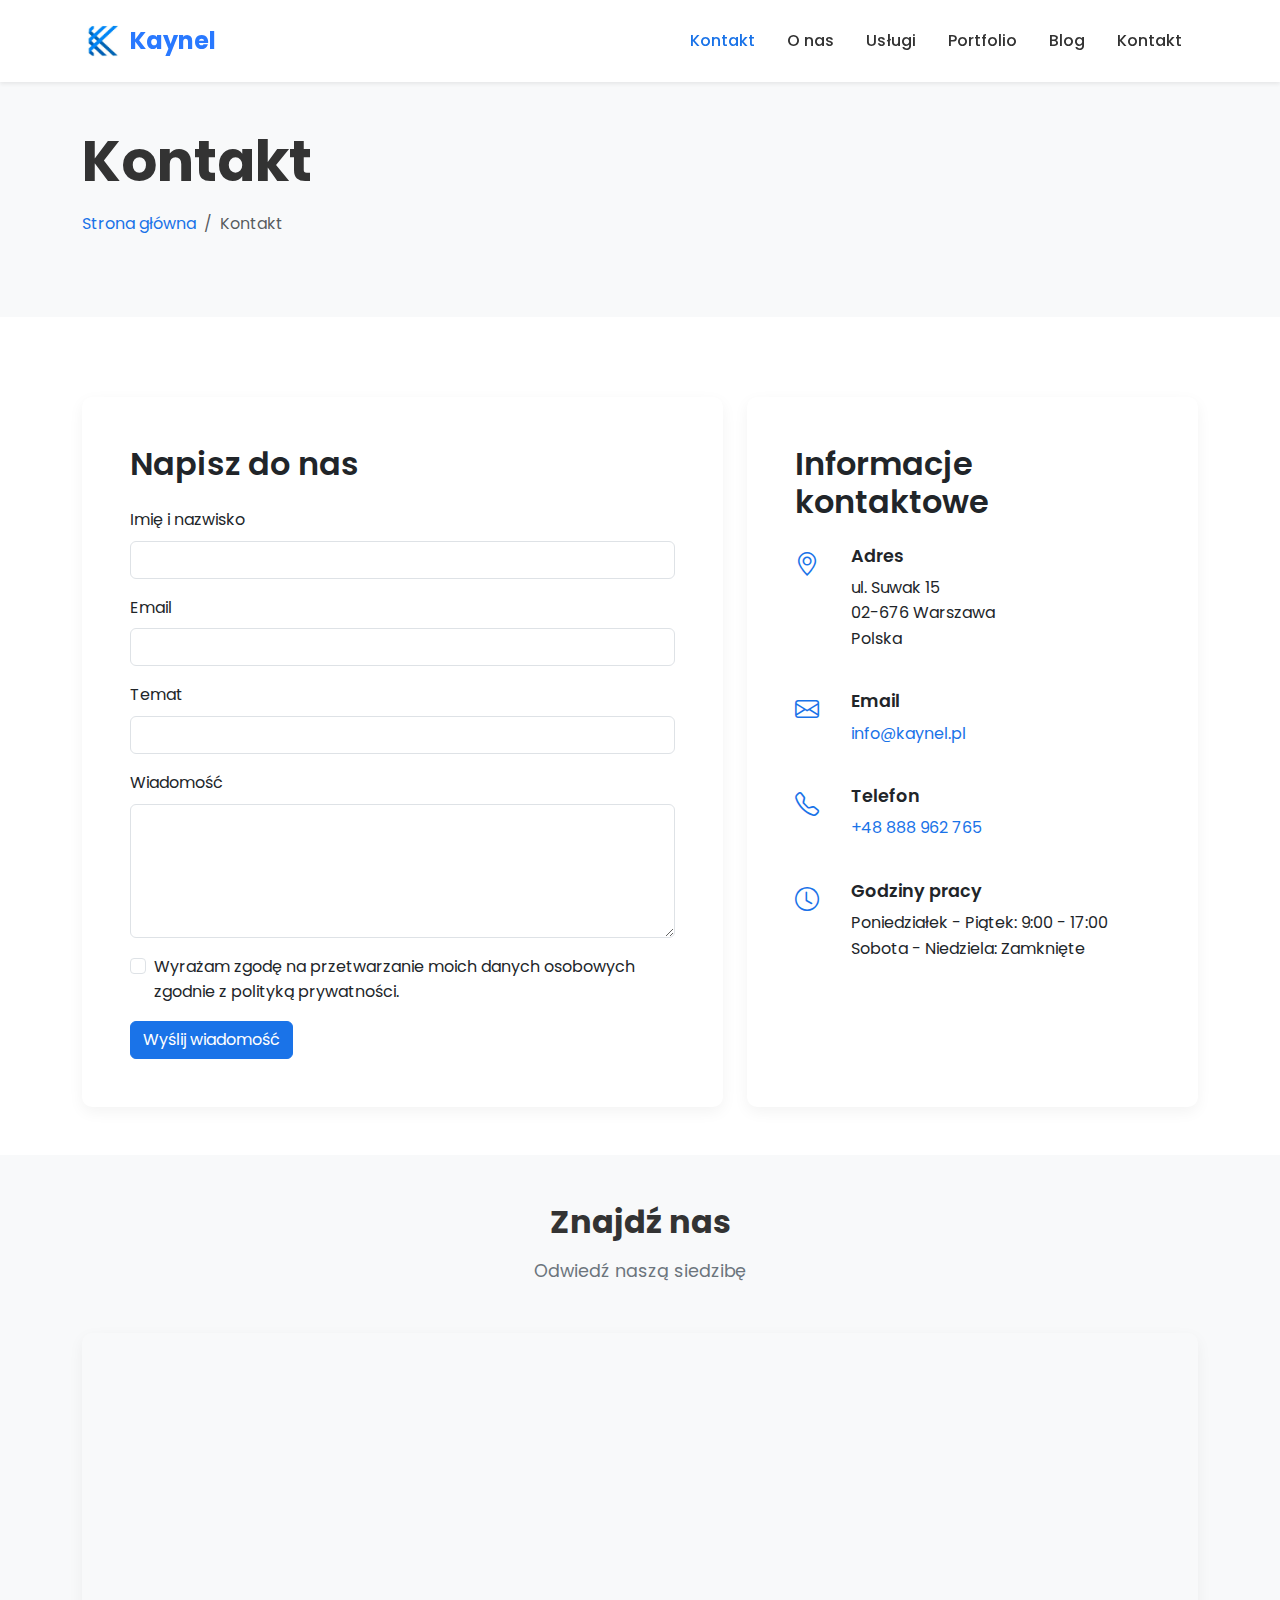
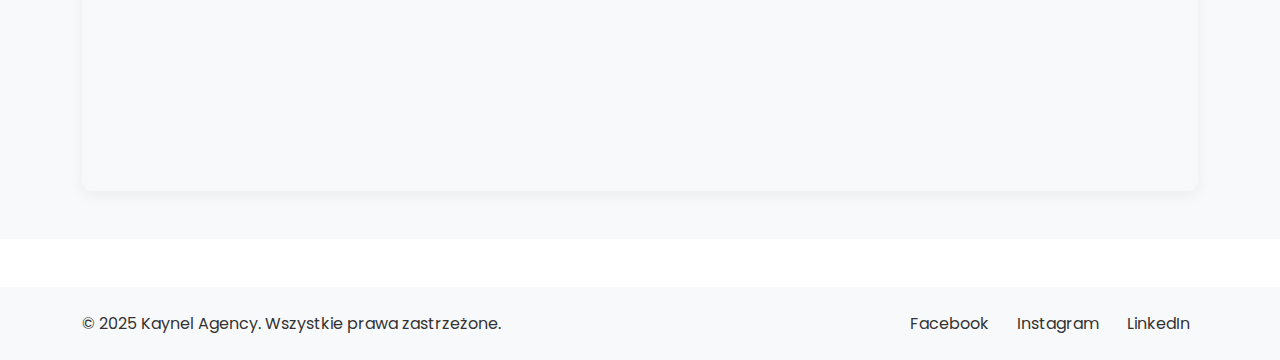
<file: kontakt.html>
<!DOCTYPE html>
<html lang="pl">
<head>
    <meta charset="UTF-8">
    <meta name="viewport" content="width=device-width, initial-scale=1.0">
    <meta name="description" content="Skontaktuj się z Kaynel Agency - agencją cyfrową specjalizującą się w tworzeniu stron internetowych, reklamach online i aplikacjach mobilnych.">
    <meta name="keywords" content="kontakt, agencja cyfrowa, Kaynel Agency, formularz kontaktowy">
    <title>Kontakt - Kaynel Agency</title>
    
    <!-- Bootstrap 5.3 CSS -->
    <link href="https://cdn.jsdelivr.net/npm/bootstrap@5.3.0/dist/css/bootstrap.min.css" rel="stylesheet">
    
    <!-- Google Fonts - Poppins -->
    <link rel="preconnect" href="https://fonts.googleapis.com">
    <link rel="preconnect" href="https://fonts.gstatic.com" crossorigin>
    <link href="https://fonts.googleapis.com/css2?family=Poppins:wght@300;400;500;600;700&display=swap" rel="stylesheet">
    
    <!-- Custom CSS -->
    <link rel="stylesheet" href="css/main.css">
</head>
<body>
     <!-- Navbar -->
<nav class="navbar navbar-expand-lg navbar-light bg-white fixed-top shadow-sm">
    <div class="container">
        <a class="navbar-brand d-flex align-items-center" href="index.html">
            <img src="img/kaynel-logo.png" alt="Kaynel Agency Logo" height="40" class="me-2">
            <span style="color: #2979FF;" class="fw-bold">Kaynel</span>
        </a>
        <button class="navbar-toggler" type="button" data-bs-toggle="collapse" data-bs-target="#navbarNav" aria-controls="navbarNav" aria-expanded="false" aria-label="Toggle navigation">
            <span class="navbar-toggler-icon"></span>
        </button>
        <div class="collapse navbar-collapse" id="navbarNav">
            <ul class="navbar-nav ms-auto">
                <li class="nav-item">
                    <a class="nav-link active" href="kontakt.html">Kontakt</a>
                </li>
                <li class="nav-item">
                    <a class="nav-link" href="o-nas.html">O nas</a>
                </li>
                <li class="nav-item">
                    <a class="nav-link" href="uslugi.html">Usługi</a>
                </li>
                <li class="nav-item">
                    <a class="nav-link" href="portfolio.html">Portfolio</a>
                </li>
                <li class="nav-item">
                    <a class="nav-link" href="blog.html">Blog</a>
                </li>
                <li class="nav-item">
                    <a class="nav-link" href="kontakt.html">Kontakt</a>
                </li>
            </ul>
        </div>
    </div>
</nav>

    <!-- Page Header -->
    <header class="page-header">
        <div class="container">
            <h1 class="display-4 fw-bold">Kontakt</h1>
            <nav aria-label="breadcrumb">
                <ol class="breadcrumb">
                                        <li class="breadcrumb-item"><a href="index.html">Strona główna</a></li>
                    <li class="breadcrumb-item active" aria-current="page">Kontakt</li>
                </ol>
            </nav>
        </div>
    </header>

    <!-- Contact Section -->
    <section class="contact-section py-5">
        <div class="container">
            <div class="row">
                <!-- Contact Form -->
                <div class="col-lg-7 mb-4 mb-lg-0">
                    <div class="card contact-card h-100">
                        <div class="card-body">
                            <h2 class="card-title mb-4">Napisz do nas</h2>
                            <form action="https://formspree.io/f/your-formspree-id" method="POST" id="contactForm">
                                <div class="mb-3">
                                    <label for="name" class="form-label">Imię i nazwisko</label>
                                    <input type="text" class="form-control" id="name" name="name" required>
                                </div>
                                <div class="mb-3">
                                    <label for="email" class="form-label">Email</label>
                                    <input type="email" class="form-control" id="email" name="email" required>
                                </div>
                                <div class="mb-3">
                                    <label for="subject" class="form-label">Temat</label>
                                    <input type="text" class="form-control" id="subject" name="subject">
                                </div>
                                <div class="mb-3">
                                    <label for="message" class="form-label">Wiadomość</label>
                                    <textarea class="form-control" id="message" name="message" rows="5" required></textarea>
                                </div>
                                <div class="form-check mb-3">
                                    <input class="form-check-input" type="checkbox" id="privacy" required>
                                    <label class="form-check-label" for="privacy">
                                        Wyrażam zgodę na przetwarzanie moich danych osobowych zgodnie z polityką prywatności.
                                    </label>
                                </div>
                                <button type="submit" class="btn btn-primary">Wyślij wiadomość</button>
                            </form>
                        </div>
                    </div>
                </div>
                
                <!-- Contact Info -->
                <div class="col-lg-5">
                    <div class="card contact-info-card h-100">
                        <div class="card-body">
                            <h2 class="card-title mb-4">Informacje kontaktowe</h2>
                            <div class="contact-info-item mb-4">
                                <div class="contact-info-icon">
                                    <i class="bi bi-geo-alt"></i>
                                </div>
                                <div class="contact-info-content">
                                    <h3>Adres</h3>
                                    <p>ul. Suwak 15<br>02-676 Warszawa<br>Polska</p>
                                </div>
                            </div>
                            <div class="contact-info-item mb-4">
                                <div class="contact-info-icon">
                                    <i class="bi bi-envelope"></i>
                                </div>
                                <div class="contact-info-content">
                                    <h3>Email</h3>
                                    <p><a href="mailto:info@kaynel.pl">info@kaynel.pl</a></p>
                                </div>
                            </div>
                            <div class="contact-info-item mb-4">
                                <div class="contact-info-icon">
                                    <i class="bi bi-telephone"></i>
                                </div>
                                <div class="contact-info-content">
                                    <h3>Telefon</h3>
                                    <p><a href="tel:+48888962765">+48 888 962 765</a></p>
                                </div>
                            </div>
                            <div class="contact-info-item">
                                <div class="contact-info-icon">
                                    <i class="bi bi-clock"></i>
                                </div>
                                <div class="contact-info-content">
                                    <h3>Godziny pracy</h3>
                                    <p>Poniedziałek - Piątek: 9:00 - 17:00<br>Sobota - Niedziela: Zamknięte</p>
                                </div>
                            </div>
                        </div>
                    </div>
                </div>
            </div>
        </div>
    </section>

    <!-- Map Section -->
    <section class="map-section py-5 bg-light">
        <div class="container">
            <div class="text-center mb-5">
                <h2 class="section-title">Znajdź nas</h2>
                <p class="section-subtitle">Odwiedź naszą siedzibę</p>
            </div>
            <div class="map-container">
                <iframe src="https://www.google.com/maps/embed?pb=!1m18!1m12!1m3!1d156388.35438500528!2d20.92111263441579!3d52.233065144421035!2m3!1f0!2f0!3f0!3m2!1i1024!2i768!4f13.1!3m3!1m2!1s0x471ecc669a869f01%3A0x72f0be2a88ead3fc!2sWarszawa!5e0!3m2!1spl!2spl!4v1625000000000!5m2!1spl!2spl" width="100%" height="450" style="border:0;" allowfullscreen="" loading="lazy"></iframe>
            </div>
        </div>
    </section>

    <!-- Footer -->
    <footer class="footer bg-light py-4 mt-5">
        <div class="container">
            <div class="row">
                <div class="col-md-6">
                    <p class="mb-0">© 2025 Kaynel Agency. Wszystkie prawa zastrzeżone.</p>
                </div>
                <div class="col-md-6 text-md-end">
                    <ul class="list-inline mb-0">
                        <li class="list-inline-item"><a href="https://www.facebook.com/kaynelagency" target="_blank">Facebook</a></li>
                        <li class="list-inline-item"><a href="https://www.instagram.com/kaynelagency/" target="_blank">Instagram</a></li>
                        <li class="list-inline-item"><a href="https://www.linkedin.com/company/kaynelagency/" target="_blank">LinkedIn</a></li>
                    </ul>
                </div>
            </div>
        </div>
    </footer>

    <!-- Bootstrap JS Bundle with Popper -->
    <script src="https://cdn.jsdelivr.net/npm/bootstrap@5.3.0/dist/js/bootstrap.bundle.min.js"></script>
    
    <!-- Bootstrap Icons -->
    <link rel="stylesheet" href="https://cdn.jsdelivr.net/npm/bootstrap-icons@1.10.0/font/bootstrap-icons.css">
    
    <!-- Custom JS -->
    <script src="js/main.js"></script>
</body>
</html>
</file>
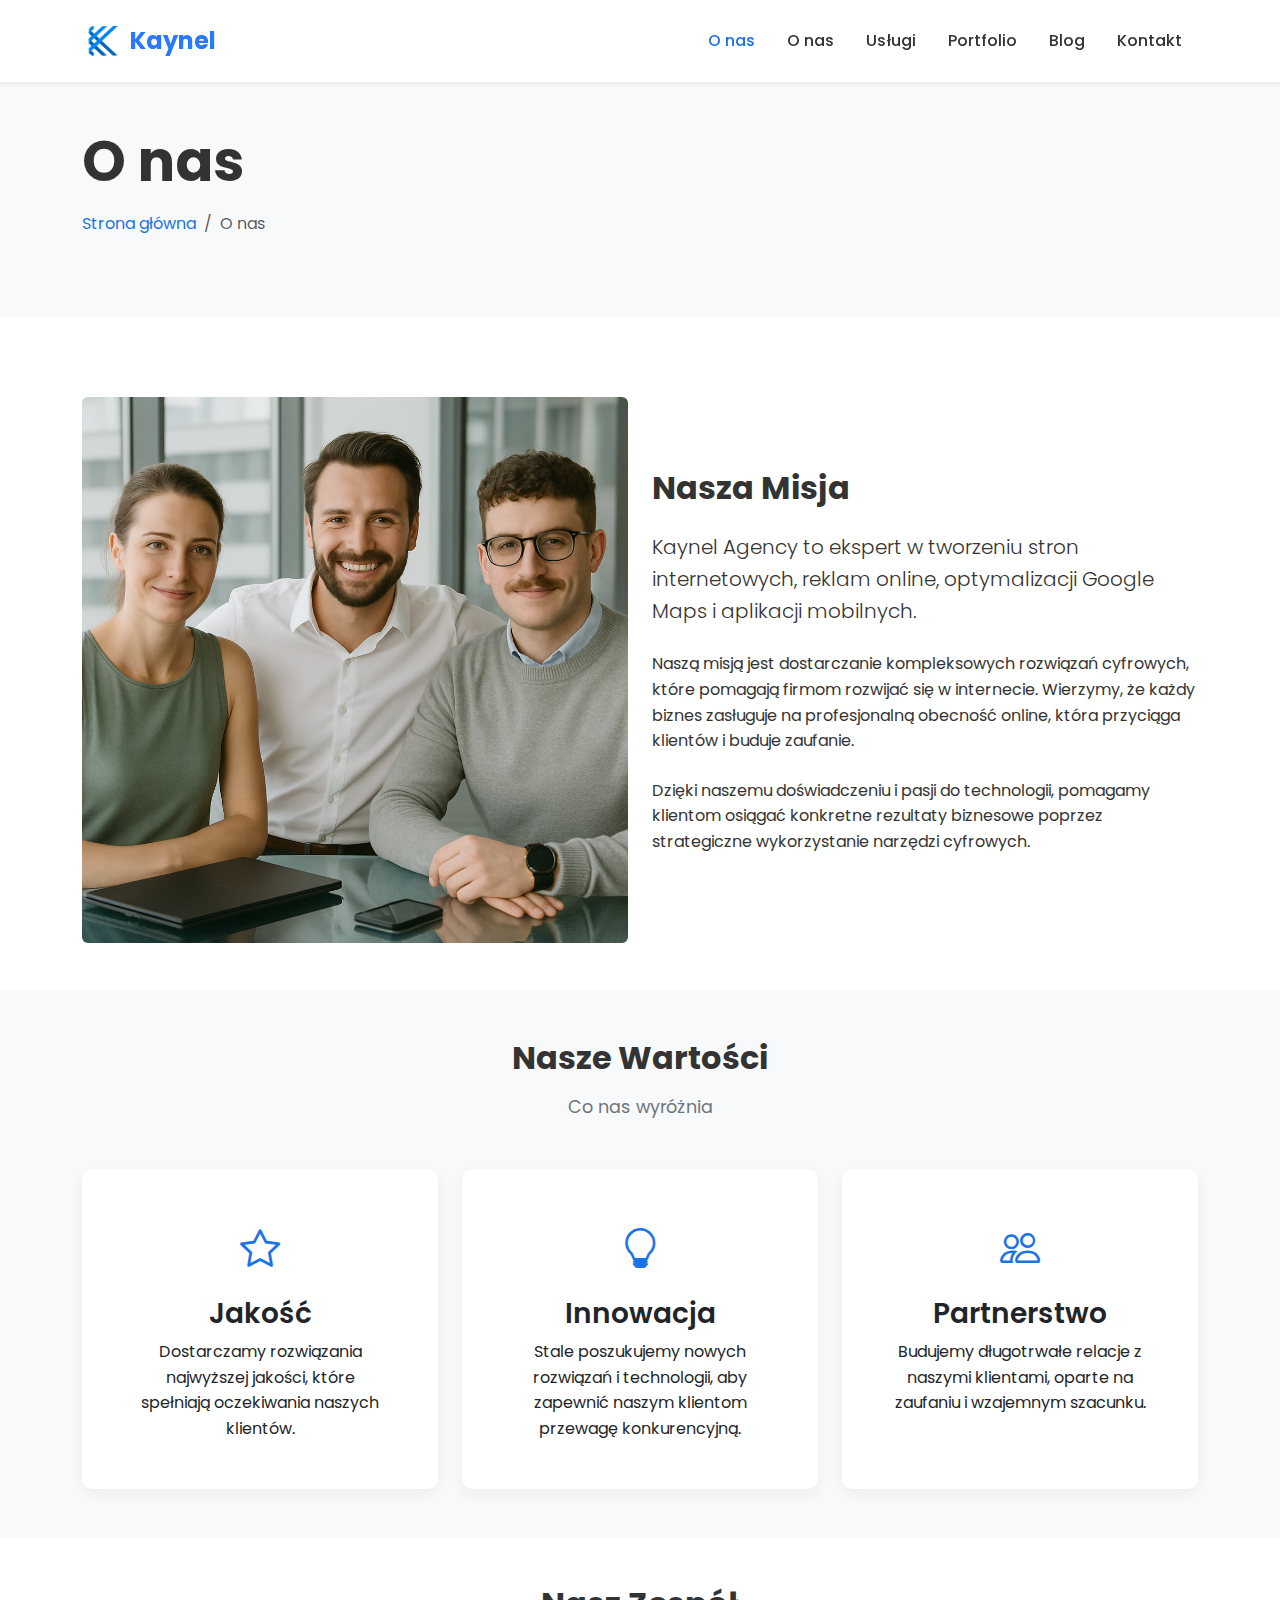
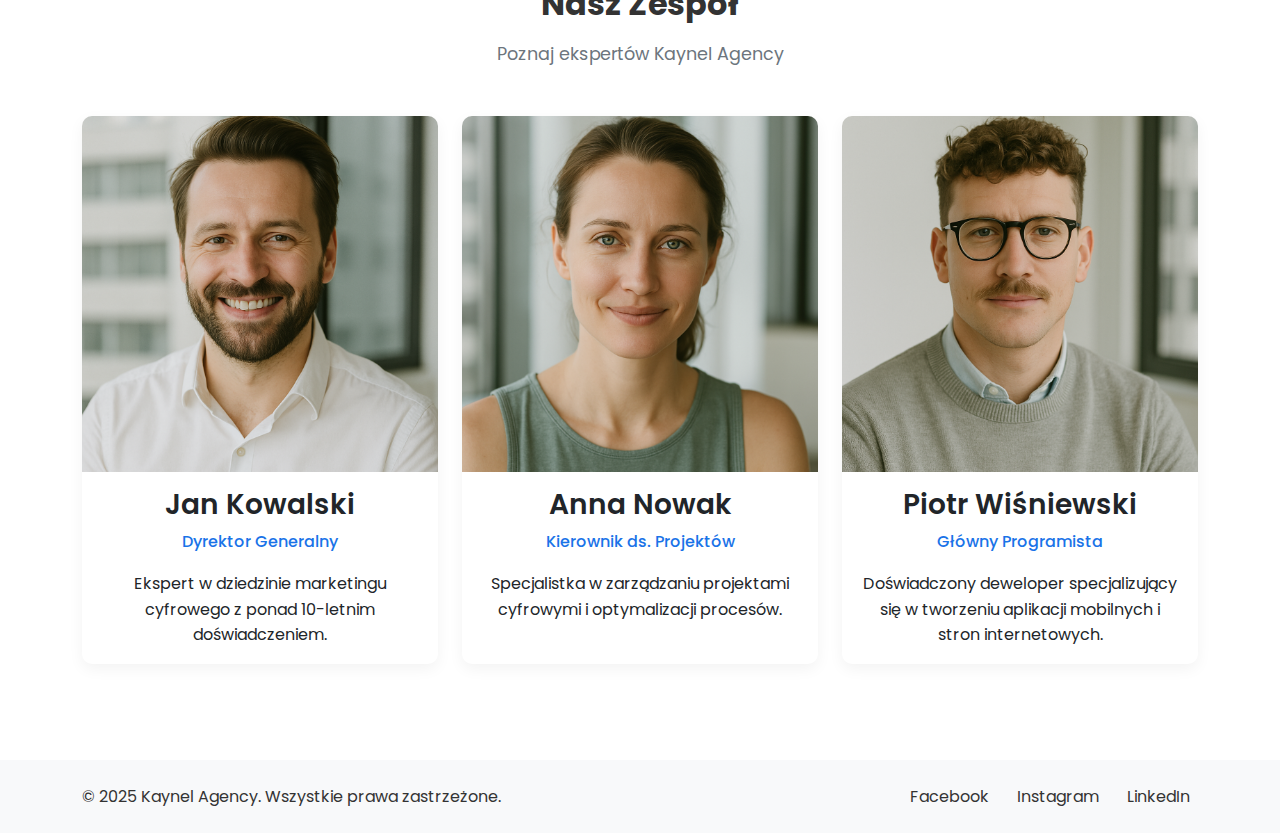
<file: o-nas.html>
<!DOCTYPE html>
<html lang="pl">
<head>
    <meta charset="UTF-8">
    <meta name="viewport" content="width=device-width, initial-scale=1.0">
    <meta name="description" content="Poznaj Kaynel Agency - ekspertów w tworzeniu stron internetowych, reklam online, optymalizacji Google Maps i aplikacji mobilnych.">
    <meta name="keywords" content="o nas, agencja cyfrowa, Kaynel Agency, misja, wartości">
    <title>O nas - Kaynel Agency</title>
    
    <!-- Bootstrap 5.3 CSS -->
    <link href="https://cdn.jsdelivr.net/npm/bootstrap@5.3.0/dist/css/bootstrap.min.css" rel="stylesheet">
    
    <!-- Google Fonts - Poppins -->
    <link rel="preconnect" href="https://fonts.googleapis.com">
    <link rel="preconnect" href="https://fonts.gstatic.com" crossorigin>
    <link href="https://fonts.googleapis.com/css2?family=Poppins:wght@300;400;500;600;700&display=swap" rel="stylesheet">
    
    <!-- Custom CSS -->
    <link rel="stylesheet" href="css/main.css">
</head>
<body>
     <!-- Navbar -->
<nav class="navbar navbar-expand-lg navbar-light bg-white fixed-top shadow-sm">
    <div class="container">
        <a class="navbar-brand d-flex align-items-center" href="index.html">
            <img src="img/kaynel-logo.png" alt="Kaynel Agency Logo" height="40" class="me-2">
            <span style="color: #2979FF;" class="fw-bold">Kaynel</span>
        </a>
        <button class="navbar-toggler" type="button" data-bs-toggle="collapse" data-bs-target="#navbarNav" aria-controls="navbarNav" aria-expanded="false" aria-label="Toggle navigation">
            <span class="navbar-toggler-icon"></span>
        </button>
        <div class="collapse navbar-collapse" id="navbarNav">
            <ul class="navbar-nav ms-auto">
                <li class="nav-item">
                    <a class="nav-link active" href="o-nas.html">O nas</a>


                </li>
                <li class="nav-item">
                    <a class="nav-link" href="o-nas.html">O nas</a>
                </li>
                <li class="nav-item">
                    <a class="nav-link" href="uslugi.html">Usługi</a>
                </li>
                <li class="nav-item">
                    <a class="nav-link" href="portfolio.html">Portfolio</a>
                </li>
                <li class="nav-item">
                    <a class="nav-link" href="blog.html">Blog</a>
                </li>
                <li class="nav-item">
                    <a class="nav-link" href="kontakt.html">Kontakt</a>
                </li>
            </ul>
        </div>
    </div>
</nav>

    <!-- Page Header -->
    <header class="page-header">
        <div class="container">
            <h1 class="display-4 fw-bold">O nas</h1>
            <nav aria-label="breadcrumb">
                <ol class="breadcrumb">
                    <li class="breadcrumb-item"><a href="index.html">Strona główna</a></li>
                    <li class="breadcrumb-item active" aria-current="page">O nas</li>
                </ol>
            </nav>
        </div>
    </header>

    <!-- About Section -->
    <section class="about-section py-5">
        <div class="container">
            <div class="row align-items-center">
                <div class="col-lg-6 mb-4 mb-lg-0">
                    <img src="img/about-us.png" alt="Kaynel Agency Team" class="img-fluid rounded">
                </div>
                <div class="col-lg-6">
                    <h2 class="section-title mb-4">Nasza Misja</h2>
                    <p class="lead mb-4">Kaynel Agency to ekspert w tworzeniu stron internetowych, reklam online, optymalizacji Google Maps i aplikacji mobilnych.</p>
                    <p class="mb-4">Naszą misją jest dostarczanie kompleksowych rozwiązań cyfrowych, które pomagają firmom rozwijać się w internecie. Wierzymy, że każdy biznes zasługuje na profesjonalną obecność online, która przyciąga klientów i buduje zaufanie.</p>
                    <p>Dzięki naszemu doświadczeniu i pasji do technologii, pomagamy klientom osiągać konkretne rezultaty biznesowe poprzez strategiczne wykorzystanie narzędzi cyfrowych.</p>
                </div>
            </div>
        </div>
    </section>

    <!-- Values Section -->
    <section class="values-section py-5 bg-light">
        <div class="container">
            <div class="text-center mb-5">
                <h2 class="section-title">Nasze Wartości</h2>
                <p class="section-subtitle">Co nas wyróżnia</p>
            </div>
            <div class="row g-4">
                <div class="col-md-4">
                    <div class="card value-card h-100">
                        <div class="card-body text-center">
                            <div class="value-icon mb-3">
                                <i class="bi bi-star"></i>
                            </div>
                            <h3 class="card-title">Jakość</h3>
                            <p class="card-text">Dostarczamy rozwiązania najwyższej jakości, które spełniają oczekiwania naszych klientów.</p>
                        </div>
                    </div>
                </div>
                <div class="col-md-4">
                    <div class="card value-card h-100">
                        <div class="card-body text-center">
                            <div class="value-icon mb-3">
                                <i class="bi bi-lightbulb"></i>
                            </div>
                            <h3 class="card-title">Innowacja</h3>
                            <p class="card-text">Stale poszukujemy nowych rozwiązań i technologii, aby zapewnić naszym klientom przewagę konkurencyjną.</p>
                        </div>
                    </div>
                </div>
                <div class="col-md-4">
                    <div class="card value-card h-100">
                        <div class="card-body text-center">
                            <div class="value-icon mb-3">
                                <i class="bi bi-people"></i>
                            </div>
                            <h3 class="card-title">Partnerstwo</h3>
                            <p class="card-text">Budujemy długotrwałe relacje z naszymi klientami, oparte na zaufaniu i wzajemnym szacunku.</p>
                        </div>
                    </div>
                </div>
                       </div>
        </div>
    </section>

    <!-- Team Section -->
    <section class="team-section py-5">
        <div class="container">
            <div class="text-center mb-5">
                <h2 class="section-title">Nasz Zespół</h2>
                <p class="section-subtitle">Poznaj ekspertów Kaynel Agency</p>
            </div>
            <div class="row g-4">
                <div class="col-md-4">
                    <div class="card team-card h-100">
                        <img src="img/team-1.png" class="card-img-top" alt="Członek zespołu">
                        <div class="card-body text-center">
                            <h3 class="card-title">Jan Kowalski</h3>
                            <p class="team-position">Dyrektor Generalny</p>
                            <p class="card-text">Ekspert w dziedzinie marketingu cyfrowego z ponad 10-letnim doświadczeniem.</p>
                        </div>
                    </div>
                </div>
                <div class="col-md-4">
                    <div class="card team-card h-100">
                        <img src="img/team-2.png" class="card-img-top" alt="Członek zespołu">
                        <div class="card-body text-center">
                            <h3 class="card-title">Anna Nowak</h3>
                            <p class="team-position">Kierownik ds. Projektów</p>
                            <p class="card-text">Specjalistka w zarządzaniu projektami cyfrowymi i optymalizacji procesów.</p>
                        </div>
                    </div>
                </div>
                <div class="col-md-4">
                    <div class="card team-card h-100">
                        <img src="img/team-3.png" class="card-img-top" alt="Członek zespołu">
                        <div class="card-body text-center">
                            <h3 class="card-title">Piotr Wiśniewski</h3>
                            <p class="team-position">Główny Programista</p>
                            <p class="card-text">Doświadczony deweloper specjalizujący się w tworzeniu aplikacji mobilnych i stron internetowych.</p>
                        </div>
                    </div>
                </div>
            </div>
        </div>
    </section>

    <!-- Footer -->
    <footer class="footer bg-light py-4 mt-5">
        <div class="container">
            <div class="row">
                <div class="col-md-6">
                    <p class="mb-0">© 2025 Kaynel Agency. Wszystkie prawa zastrzeżone.</p>
                </div>
                <div class="col-md-6 text-md-end">
                    <ul class="list-inline mb-0">
                        <li class="list-inline-item"><a href="https://www.facebook.com/kaynelagency" target="_blank">Facebook</a></li>
                        <li class="list-inline-item"><a href="https://www.instagram.com/kaynelagency/" target="_blank">Instagram</a></li>
                        <li class="list-inline-item"><a href="https://www.linkedin.com/company/kaynelagency/" target="_blank">LinkedIn</a></li>
                    </ul>
                </div>
            </div>
        </div>
    </footer>

    <!-- Bootstrap JS Bundle with Popper -->
    <script src="https://cdn.jsdelivr.net/npm/bootstrap@5.3.0/dist/js/bootstrap.bundle.min.js"></script>
    
    <!-- Bootstrap Icons -->
    <link rel="stylesheet" href="https://cdn.jsdelivr.net/npm/bootstrap-icons@1.10.0/font/bootstrap-icons.css">
    
    <!-- Custom JS -->
    <script src="js/main.js"></script>
</body>
</html>
</file>
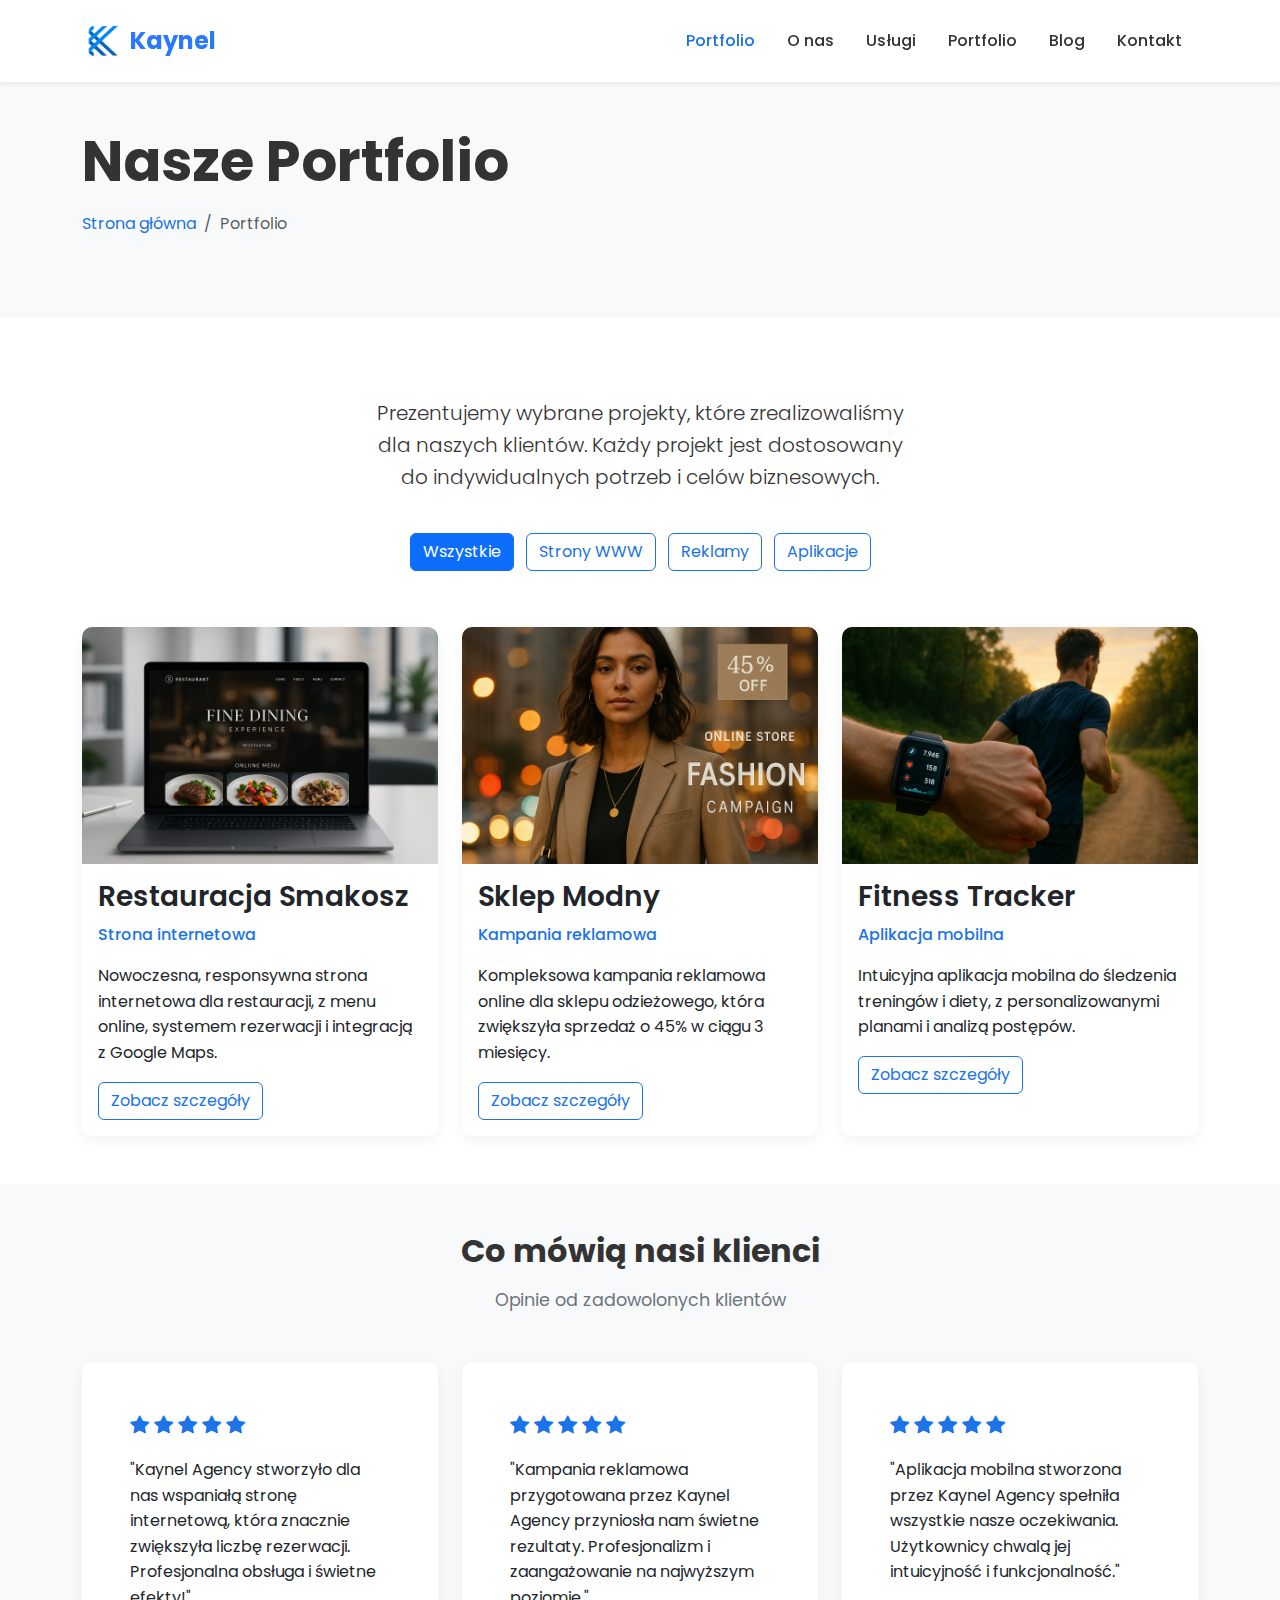
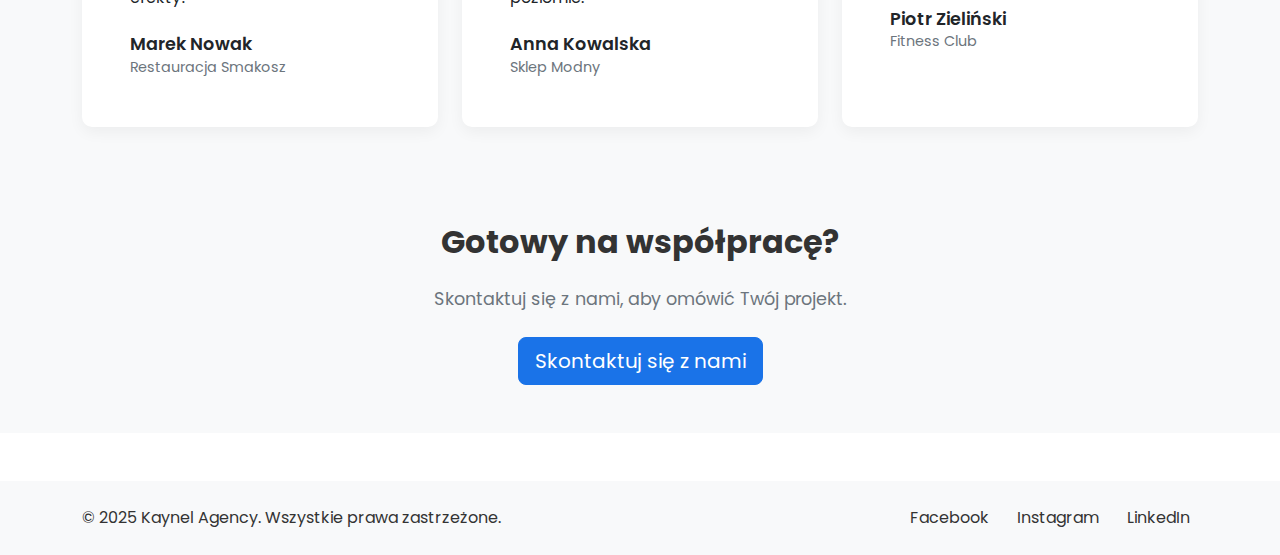
<file: portfolio.html>
<!DOCTYPE html>
<html lang="pl">
<head>
    <meta charset="UTF-8">
    <meta name="viewport" content="width=device-width, initial-scale=1.0">
    <meta name="description" content="Portfolio Kaynel Agency - przykłady naszych projektów stron internetowych, kampanii reklamowych i aplikacji mobilnych.">
    <meta name="keywords" content="portfolio, projekty, strony internetowe, reklamy online, aplikacje mobilne">
    <title>Portfolio - Kaynel Agency</title>
    
    <!-- Bootstrap 5.3 CSS -->
    <link href="https://cdn.jsdelivr.net/npm/bootstrap@5.3.0/dist/css/bootstrap.min.css" rel="stylesheet">
    
    <!-- Google Fonts - Poppins -->
    <link rel="preconnect" href="https://fonts.googleapis.com">
    <link rel="preconnect" href="https://fonts.gstatic.com" crossorigin>
    <link href="https://fonts.googleapis.com/css2?family=Poppins:wght@300;400;500;600;700&display=swap" rel="stylesheet">
    
    <!-- Custom CSS -->
    <link rel="stylesheet" href="css/main.css">
</head>
<body>
     <!-- Navbar -->
<nav class="navbar navbar-expand-lg navbar-light bg-white fixed-top shadow-sm">
    <div class="container">
        <a class="navbar-brand d-flex align-items-center" href="index.html">
            <img src="img/kaynel-logo.png" alt="Kaynel Agency Logo" height="40" class="me-2">
            <span style="color: #2979FF;" class="fw-bold">Kaynel</span>
        </a>
        <button class="navbar-toggler" type="button" data-bs-toggle="collapse" data-bs-target="#navbarNav" aria-controls="navbarNav" aria-expanded="false" aria-label="Toggle navigation">
            <span class="navbar-toggler-icon"></span>
        </button>
        <div class="collapse navbar-collapse" id="navbarNav">
            <ul class="navbar-nav ms-auto">
                <li class="nav-item">
                    <a class="nav-link active" href="portfolio.html">Portfolio</a>

                </li>
                <li class="nav-item">
                    <a class="nav-link" href="o-nas.html">O nas</a>
                </li>
                <li class="nav-item">
                    <a class="nav-link" href="uslugi.html">Usługi</a>
                </li>
                <li class="nav-item">
                    <a class="nav-link" href="portfolio.html">Portfolio</a>
                </li>
                <li class="nav-item">
                    <a class="nav-link" href="blog.html">Blog</a>
                </li>
                <li class="nav-item">
                    <a class="nav-link" href="kontakt.html">Kontakt</a>
                </li>
            </ul>
        </div>
    </div>
</nav>

    <!-- Page Header -->
    <header class="page-header">
        <div class="container">
            <h1 class="display-4 fw-bold">Nasze Portfolio</h1>
            <nav aria-label="breadcrumb">
                <ol class="breadcrumb">
                    <li class="breadcrumb-item"><a href="index.html">Strona główna</a></li>
                    <li class="breadcrumb-item active" aria-current="page">Portfolio</li>
                </ol>
            </nav>
        </div>
    </header>

    <!-- Portfolio Section -->
    <section class="portfolio-section py-5">
        <div class="container">
            <div class="row mb-4">
                <div class="col-md-6 mx-auto text-center">
                    <p class="lead">Prezentujemy wybrane projekty, które zrealizowaliśmy dla naszych klientów. Każdy projekt jest dostosowany do indywidualnych potrzeb i celów biznesowych.</p>
                </div>
            </div>
            
            <!-- Portfolio Filters -->
            <div class="portfolio-filters mb-5 text-center">
                <button class="btn btn-outline-primary active me-2 mb-2" data-filter="all">Wszystkie</button>
                <button class="btn btn-outline-primary me-2 mb-2" data-filter="websites">Strony WWW</button>
                <button class="btn btn-outline-primary me-2 mb-2" data-filter="ads">Reklamy</button>
                <button class="btn btn-outline-primary mb-2" data-filter="apps">Aplikacje</button>
            </div>
            
            <div class="row g-4">
                <!-- Project 1 -->
                <div class="col-md-4 portfolio-item" data-category="websites">
                    <div class="card portfolio-card h-100">
                        <img src="img/project1.png" class="card-img-top" alt="Projekt strony internetowej">
                        <div class="card-body">
                            <h3 class="card-title">Restauracja Smakosz</h3>
                            <p class="portfolio-category">Strona internetowa</p>
                            <p class="card-text">Nowoczesna, responsywna strona internetowa dla restauracji, z menu online, systemem rezerwacji i integracją z Google Maps.</p>
                            <a href="#" class="btn btn-outline-primary">Zobacz szczegóły</a>
                        </div>
                    </div>
                </div>
                
                <!-- Project 2 -->
                <div class="col-md-4 portfolio-item" data-category="ads">
                    <div class="card portfolio-card h-100">
                        <img src="img/project2.png" class="card-img-top" alt="Kampania reklamowa">
                        <div class="card-body">
                            <h3 class="card-title">Sklep Modny</h3>
                            <p class="portfolio-category">Kampania reklamowa</p>
                            <p class="card-text">Kompleksowa kampania reklamowa online dla sklepu odzieżowego, która zwiększyła sprzedaż o 45% w ciągu 3 miesięcy.</p>
                            <a href="#" class="btn btn-outline-primary">Zobacz szczegóły</a>
                        </div>
                    </div>
                </div>
                
                <!-- Project 3 -->
                <div class="col-md-4 portfolio-item" data-category="apps">
                    <div class="card portfolio-card h-100">
                        <img src="img/project3.png" class="card-img-top" alt="Aplikacja mobilna">
                        <div class="card-body">
                            <h3 class="card-title">Fitness Tracker</h3>
                            <p class="portfolio-category">Aplikacja mobilna</p>
                            <p class="card-text">Intuicyjna aplikacja mobilna do śledzenia treningów i diety, z personalizowanymi planami i analizą postępów.</p>
                            <a href="#" class="btn btn-outline-primary">Zobacz szczegóły</a>
                        </div>
                    </div>
                </div>
            </div>
        </div>
    </section>

    <!-- Testimonials Section -->
    <section class="testimonials-section py-5 bg-light">
        <div class="container">
            <div class="text-center mb-5">
                <h2 class="section-title">Co mówią nasi klienci</h2>
                <p class="section-subtitle">Opinie od zadowolonych klientów</p>
            </div>
            <div class="row g-4">
                <div class="col-md-4">
                    <div class="card testimonial-card h-100">
                        <div class="card-body">
                            <div class="testimonial-rating mb-3">
                                <i class="bi bi-star-fill"></i>
                                <i class="bi bi-star-fill"></i>
                                <i class="bi bi-star-fill"></i>
                                <i class="bi bi-star-fill"></i>
                                <i class="bi bi-star-fill"></i>
                            </div>
                            <p class="card-text mb-4">"Kaynel Agency stworzyło dla nas wspaniałą stronę internetową, która znacznie zwiększyła liczbę rezerwacji. Profesjonalna obsługa i świetne efekty!"</p>
                            <div class="testimonial-author">
                                <h4 class="mb-0">Marek Nowak</h4>
                                <p class="mb-0">Restauracja Smakosz</p>
                            </div>
                        </div>
                    </div>
                </div>
                <div class="col-md-4">
                    <div class="card testimonial-card h-100">
                        <div class="card-body">
                            <div class="testimonial-rating mb-3">
                                <i class="bi bi-star-fill"></i>
                                <i class="bi bi-star-fill"></i>
                                <i class="bi bi-star-fill"></i>
                                <i class="bi bi-star-fill"></i>
                                <i class="bi bi-star-fill"></i>
                            </div>
                            <p class="card-text mb-4">"Kampania reklamowa przygotowana przez Kaynel Agency przyniosła nam świetne rezultaty. Profesjonalizm i zaangażowanie na najwyższym poziomie."</p>
                            <div class="testimonial-author">
                                <h4 class="mb-0">Anna Kowalska</h4>
                                <p class="mb-0">Sklep Modny</p>
                            </div>
                        </div>
                    </div>
                </div>
                <div class="col-md-4">
                    <div class="card testimonial-card h-100">
                        <div class="card-body">
                            <div class="testimonial-rating mb-3">
                                <i class="bi bi-star-fill"></i>
                                <i class="bi bi-star-fill"></i>
                                <i class="bi bi-star-fill"></i>
                                <i class="bi bi-star-fill"></i>
                                <i class="bi bi-star-fill"></i>
                            </div>
                            <p class="card-text mb-4">"Aplikacja mobilna stworzona przez Kaynel Agency spełniła wszystkie nasze oczekiwania. Użytkownicy chwalą jej intuicyjność i funkcjonalność."</p>
                            <div class="testimonial-author">
                                <h4 class="mb-0">Piotr Zieliński</h4>
                                <p class="mb-0">Fitness Club</p>
                            </div>
                        </div>
                    </div>
                </div>
            </div>
        </div>
    </section>

    <!-- CTA Section -->
    <section class="cta-section py-5">
        <div class="container text-center">
            <h2 class="section-title mb-4">Gotowy na współpracę?</h2>
            <p class="section-subtitle mb-4">Skontaktuj się z nami, aby omówić Twój projekt.</p>
            <a href="kontakt.html" class="btn btn-primary btn-lg">Skontaktuj się z nami</a>
        </div>
    </section>

    <!-- Footer -->
    <footer class="footer bg-light py-4 mt-5">
        <div class="container">
            <div class="row">
                <div class="col-md-6">
                    <p class="mb-0">© 2025 Kaynel Agency. Wszystkie prawa zastrzeżone.</p>
                </div>
                <div class="col-md-6 text-md-end">
                    <ul class="list-inline mb-0">
                        <li class="list-inline-item"><a href="https://www.facebook.com/kaynelagency" target="_blank">Facebook</a></li>
                        <li class="list-inline-item"><a href="https://www.instagram.com/kaynelagency/" target="_blank">Instagram</a></li>
                        <li class="list-inline-item"><a href="https://www.linkedin.com/company/kaynelagency/" target="_blank">LinkedIn</a></li>
                    </ul>
                </div>
            </div>
        </div>
    </footer>

    <!-- Bootstrap JS Bundle with Popper -->
    <script src="https://cdn.jsdelivr.net/npm/bootstrap@5.3.0/dist/js/bootstrap.bundle.min.js"></script>
    
    <!-- Bootstrap Icons -->
    <link rel="stylesheet" href="https://cdn.jsdelivr.net/npm/bootstrap-icons@1.10.0/font/bootstrap-icons.css">
    
    <!-- Custom JS -->
    <script src="js/main.js"></script>
</body>
</html>
</file>
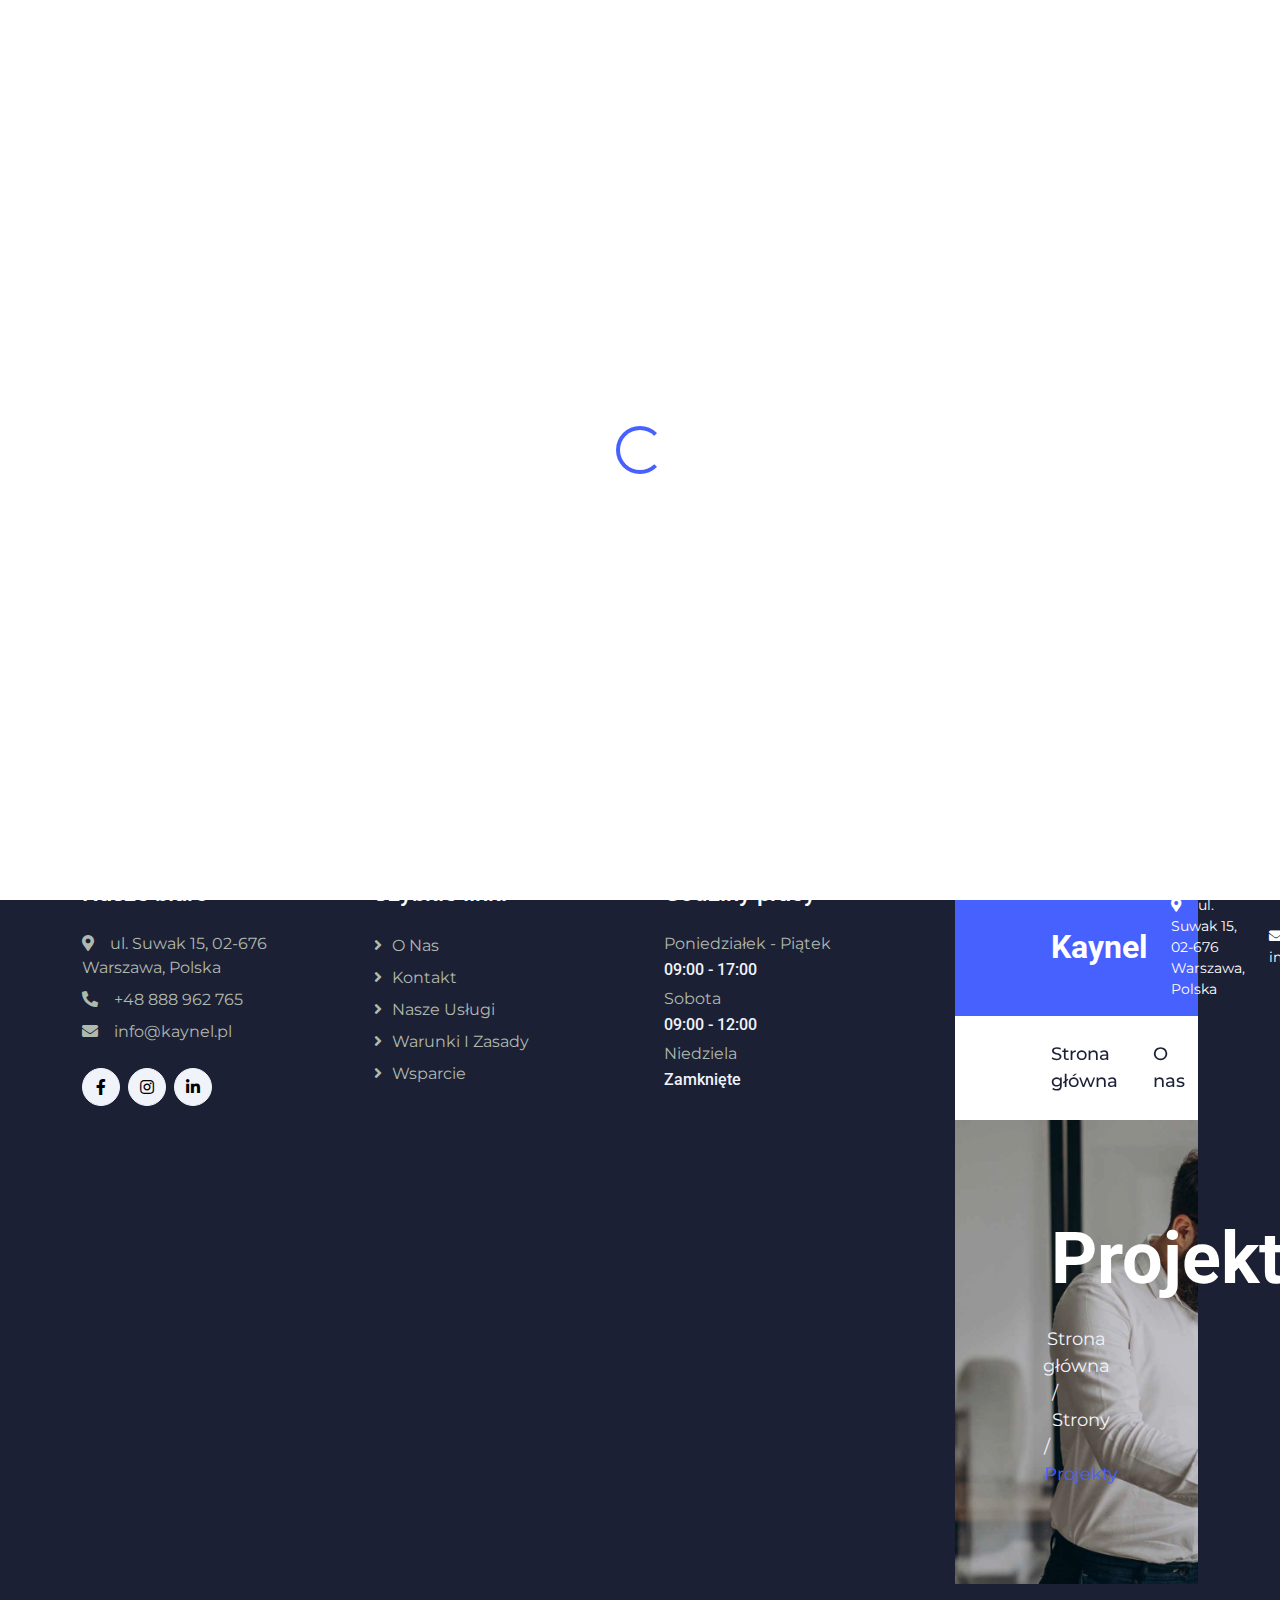
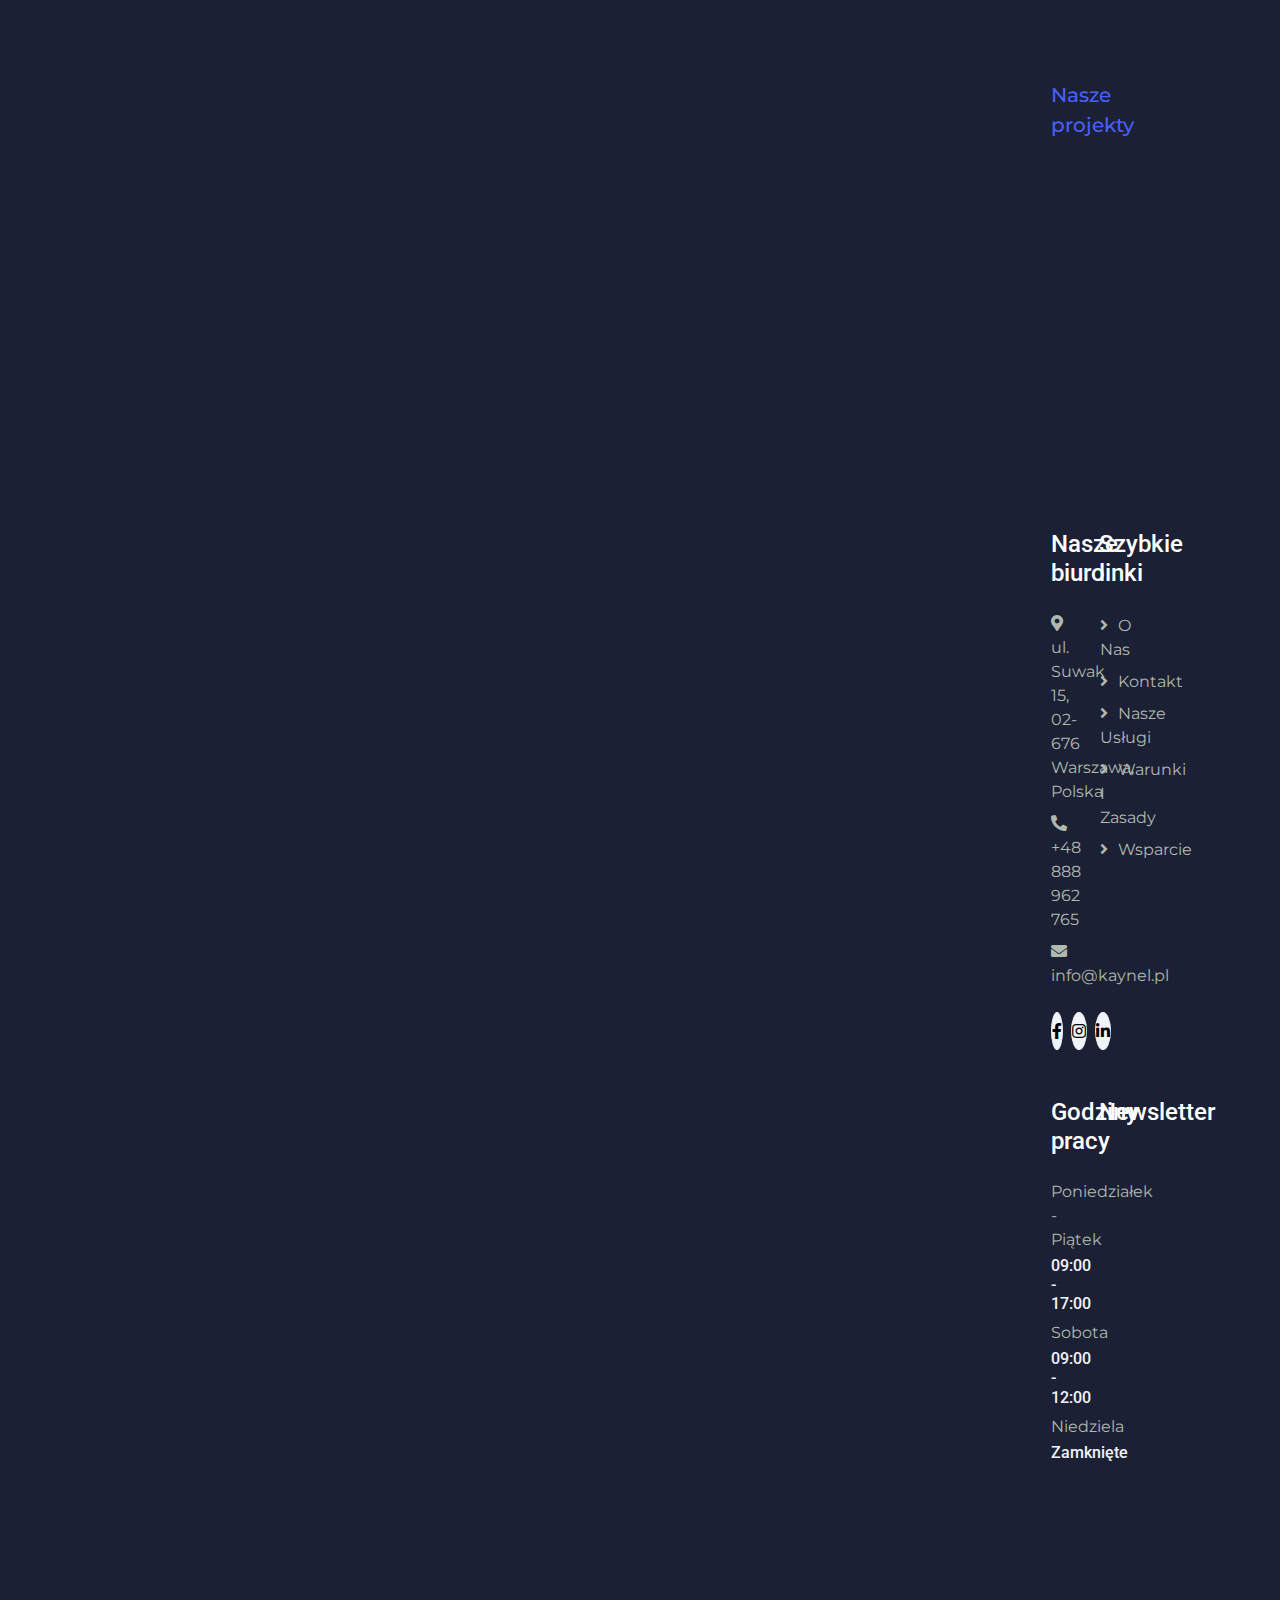
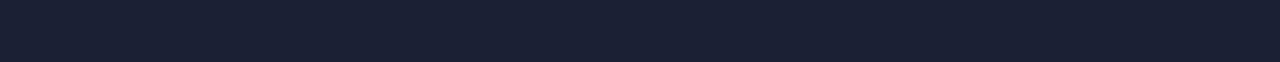
<file: project.html>
<!DOCTYPE html>
<html lang="pl">

<head>
    <meta charset="utf-8">
    <title>Kaynel - Nasze projekty i realizacje</title>
    <meta content="width=device-width, initial-scale=1.0" name="viewport">
    <meta content="projekty, realizacje, portfolio, marketing cyfrowy, strony internetowe, kampanie reklamowe" name="keywords">
    <meta content="Zobacz nasze najlepsze projekty i realizacje w zakresie marketingu cyfrowego, stron internetowych i kampanii reklamowych" name="description">

    <!-- Favicon -->
    <link href="img/favicon.ico" rel="icon">

    <!-- Google Web Fonts -->
    <link rel="preconnect" href="https://fonts.googleapis.com">
    <link rel="preconnect" href="https://fonts.gstatic.com" crossorigin>
    <link
        href="https://fonts.googleapis.com/css2?family=Montserrat:wght@400;500&family=Roboto:wght@500;700&display=swap"
        rel="stylesheet">

    <!-- Icon Font Stylesheet -->
    <link href="https://cdnjs.cloudflare.com/ajax/libs/font-awesome/5.10.0/css/all.min.css" rel="stylesheet">
    <link href="https://cdn.jsdelivr.net/npm/bootstrap-icons@1.4.1/font/bootstrap-icons.css" rel="stylesheet">

    <!-- Libraries Stylesheet -->
    <link href="lib/animate/animate.min.css" rel="stylesheet">
    <link href="lib/owlcarousel/assets/owl.carousel.min.css" rel="stylesheet">
    <link href="lib/lightbox/css/lightbox.min.css" rel="stylesheet">

    <!-- Customized Bootstrap Stylesheet -->
    <link href="css/bootstrap.min.css" rel="stylesheet">

    <!-- Template Stylesheet -->
    <link href="css/style.css" rel="stylesheet">
</head>

<body>
    <!-- Spinner Start -->
    <div id="spinner"
        class="show bg-white position-fixed translate-middle w-100 vh-100 top-50 start-50 d-flex align-items-center justify-content-center">
        <div class="spinner-border text-primary" role="status" style="width: 3rem; height: 3rem;"></div>
    </div>
    <!-- Spinner End -->


    <!-- Topbar Start -->
    <div class="container-fluid bg-primary text-white d-none d-lg-flex">
        <div class="container py-3">
            <div class="d-flex align-items-center">
                <a href="index.html">
                    <h2 class="text-white fw-bold m-0">Kaynel</h2>
                </a>
                <div class="ms-auto d-flex align-items-center">
                    <small class="ms-4"><i class="fa fa-map-marker-alt me-3"></i>ul. Suwak 15, 02-676 Warszawa, Polska</small>
                    <small class="ms-4"><i class="fa fa-envelope me-3"></i>info@kaynel.pl</small>
                    <small class="ms-4"><i class="fa fa-phone-alt me-3"></i>+48 888 962 765</small>
                    <div class="ms-3 d-flex">
                        <a class="btn btn-sm-square btn-light text-primary rounded-circle ms-2" href="https://www.facebook.com/kaynelagency"><i
                                class="fab fa-facebook-f"></i></a>
                        <a class="btn btn-sm-square btn-light text-primary rounded-circle ms-2" href="https://www.instagram.com/kaynelagency/"><i
                                class="fab fa-instagram"></i></a>
                        <a class="btn btn-sm-square btn-light text-primary rounded-circle ms-2" href="https://www.linkedin.com/company/kaynelagency/"><i
                                class="fab fa-linkedin-in"></i></a>
                    </div>
                </div>
            </div>
        </div>
    </div>
    <!-- Topbar End -->


    <!-- Navbar Start -->
    <div class="container-fluid bg-white sticky-top">
        <div class="container">
            <nav class="navbar navbar-expand-lg bg-white navbar-light p-lg-0">
                <a href="index.html" class="navbar-brand d-lg-none">
                    <h1 class="fw-bold m-0">Kaynel</h1>
                </a>
                <button type="button" class="navbar-toggler me-0" data-bs-toggle="collapse"
                    data-bs-target="#navbarCollapse">
                    <span class="navbar-toggler-icon"></span>
                </button>
                <div class="collapse navbar-collapse" id="navbarCollapse">
                    <div class="navbar-nav">
                        <a href="index.html" class="nav-item nav-link">Strona główna</a>
                        <a href="about.html" class="nav-item nav-link">O nas</a>
                        <a href="service.html" class="nav-item nav-link">Usługi</a>
                        <a href="project.html" class="nav-item nav-link active">Projekty</a>
                        <div class="nav-item dropdown">
                            <a href="#" class="nav-link dropdown-toggle" data-bs-toggle="dropdown">Więcej</a>
                            <div class="dropdown-menu bg-light rounded-0 rounded-bottom m-0">
                                <a href="feature.html" class="dropdown-item">Nasze atuty</a>
                                <a href="team.html" class="dropdown-item">Nasz zespół</a>
                                <a href="testimonial.html" class="dropdown-item">Opinie klientów</a>
                                <a href="quote.html" class="dropdown-item">Wycena</a>
                                <a href="404.html" class="dropdown-item">404</a>
                            </div>
                        </div>
                        <a href="contact.html" class="nav-item nav-link">Kontakt</a>
                    </div>
                    <div class="ms-auto d-none d-lg-block">
                        <a href="" class="btn btn-primary rounded-pill py-2 px-3">Darmowa wycena</a>
                    </div>
                </div>
            </nav>
        </div>
    </div>
    <!-- Navbar End -->


    <!-- Page Header Start -->
    <div class="container-fluid page-header py-5 mb-5 wow fadeIn" data-wow-delay="0.1s">
        <div class="container text-center py-5">
            <h1 class="display-2 text-white mb-4 animated slideInDown">Projekty</h1>
            <nav aria-label="breadcrumb animated slideInDown">
                <ol class="breadcrumb justify-content-center mb-0">
                    <li class="breadcrumb-item"><a href="#">Strona główna</a></li>
                    <li class="breadcrumb-item"><a href="#">Strony</a></li>
                    <li class="breadcrumb-item text-primary" aria-current="page">Projekty</li>
                </ol>
            </nav>
        </div>
    </div>
    <!-- Page Header End -->


    <!-- Project Start -->
    <div class="container-xxl pt-5">
        <div class="container">
            <div class="text-center text-md-start pb-5 pb-md-0 wow fadeInUp" data-wow-delay="0.1s"
                style="max-width: 500px;">
                <p class="fs-5 fw-medium text-primary">Nasze projekty</p>
                <h1 class="display-5 mb-5">Zrealizowaliśmy wiele wspaniałych projektów</h1>
            </div>
            <div class="owl-carousel project-carousel wow fadeInUp" data-wow-delay="0.1s">
                <div class="project-item mb-5">
                    <div class="position-relative">
                        <img class="img-fluid" src="img/project-1.jpg" alt="">
                        <div class="project-overlay">
                            <a class="btn btn-lg-square btn-light rounded-circle m-1" href="img/project-1.jpg"
                                data-lightbox="project"><i class="fa fa-eye"></i></a>
                            <a class="btn btn-lg-square btn-light rounded-circle m-1" href=""><i
                                    class="fa fa-link"></i></a>
                        </div>
                    </div>
                    <div class="p-4">
                        <a class="d-block h5" href="">Kampania Google Ads dla sieci restauracji</a>
                        <span>Zwiększenie ruchu w lokalach o 35% w ciągu 3 miesięcy dzięki precyzyjnie targetowanym reklamom</span>
                    </div>
                </div>
                <div class="project-item mb-5">
                    <div class="position-relative">
                        <img class="img-fluid" src="img/project-2.jpg" alt="">
                        <div class="project-overlay">
                            <a class="btn btn-lg-square btn-light rounded-circle m-1" href="img/project-2.jpg"
                                data-lightbox="project"><i class="fa fa-eye"></i></a>
                            <a class="btn btn-lg-square btn-light rounded-circle m-1" href=""><i
                                    class="fa fa-link"></i></a>
                        </div>
                    </div>
                    <div class="p-4">
                        <a class="d-block h5" href="">Strona internetowa dla kliniki medycznej</a>
                        <span>Nowoczesna, responsywna strona z systemem rezerwacji online, która zwiększyła liczbę nowych pacjentów</span>
                    </div>
                </div>
                <div class="project-item mb-5">
                    <div class="position-relative">
                        <img class="img-fluid" src="img/project-3.jpg" alt="">
                        <div class="project-overlay">
                            <a class="btn btn-lg-square btn-light rounded-circle m-1" href="img/project-3.jpg"
                                data-lightbox="project"><i class="fa fa-eye"></i></a>
                            <a class="btn btn-lg-square btn-light rounded-circle m-1" href=""><i
                                    class="fa fa-link"></i></a>
                        </div>
                    </div>
                    <div class="p-4">
                        <a class="d-block h5" href="">Kampania Meta Ads dla sklepu odzieżowego</a>
                        <span>Strategia marketingowa na Facebooku i Instagramie, która przyniosła 150% wzrost sprzedaży online</span>
                    </div>
                </div>
                <div class="project-item mb-5">
                    <div class="position-relative">
                        <img class="img-fluid" src="img/project-4.jpg" alt="">
                        <div class="project-overlay">
                            <a class="btn btn-lg-square btn-light rounded-circle m-1" href="img/project-4.jpg"
                                data-lightbox="project"><i class="fa fa-eye"></i></a>
                            <a class="btn btn-lg-square btn-light rounded-circle m-1" href=""><i
                                    class="fa fa-link"></i></a>
                        </div>
                    </div>
                    <div class="p-4">
                        <a class="d-block h5" href="">Kampania TikTok dla marki kosmetycznej</a>
                        <span>Viralowa kampania na TikToku, która dotarła do ponad 2 milionów użytkowników i zwiększyła rozpoznawalność marki</span>
                    </div>
                </div>
            </div>
        </div>
    </div>
    <!-- Project End -->


    <!-- Footer Start -->
    <div class="container-fluid bg-dark footer mt-5 py-5 wow fadeIn" data-wow-delay="0.1s">
        <div class="container py-5">
            <div class="row g-5">
                <div class="col-lg-3 col-md-6">
                    <h4 class="text-white mb-4">Nasze biuro</h4>
                    <p class="mb-2"><i class="fa fa-map-marker-alt me-3"></i>ul. Suwak 15, 02-676 Warszawa, Polska</p>
                    <p class="mb-2"><i class="fa fa-phone-alt me-3"></i>+48 888 962 765</p>
                    <p class="mb-2"><i class="fa fa-envelope me-3"></i>info@kaynel.pl</p>
                    <div class="d-flex pt-3">
                        <a class="btn btn-square btn-light rounded-circle me-2" href="https://www.facebook.com/kaynelagency"><i
                                class="fab fa-facebook-f"></i></a>
                        <a class="btn btn-square btn-light rounded-circle me-2" href="https://www.instagram.com/kaynelagency/"><i
                                class="fab fa-instagram"></i></a>
                        <a class="btn btn-square btn-light rounded-circle me-2" href="https://www.linkedin.com/company/kaynelagency/"><i
                                class="fab fa-linkedin-in"></i></a>
                    </div>
                </div>
                <div class="col-lg-3 col-md-6">
                    <h4 class="text-white mb-4">Szybkie linki</h4>
                    <a class="btn btn-link" href="">O nas</a>
                    <a class="btn btn-link" href="">Kontakt</a>
                    <a class="btn btn-link" href="">Nasze usługi</a>
                    <a class="btn btn-link" href="">Warunki i zasady</a>
                    <a class="btn btn-link" href="">Wsparcie</a>
                </div>
                <div class="col-lg-3 col-md-6">
                    <h4 class="text-white mb-4">Godziny pracy</h4>
                    <p class="mb-1">Poniedziałek - Piątek</p>
                    <h6 class="text-light">09:00 - 17:00</h6>
                    <p class="mb-1">Sobota</p>
                    <h6 class="text-light">09:00 - 12:00</h6>
                    <p class="mb-1">Niedziela</p>
                    <h6 class="text-light">Zamknięte</h6>
                </div>
                <div class="col-lg-3 col-md-6">
                    <!DOCTYPE html>
                    <html lang="pl">
                    
                    <head>
                        <meta charset="utf-8">
                        <title>Kaynel - Nasze projekty i realizacje</title>
                        <meta content="width=device-width, initial-scale=1.0" name="viewport">
                        <meta content="projekty, realizacje, portfolio, marketing cyfrowy, strony internetowe, kampanie reklamowe" name="keywords">
                        <meta content="Zobacz nasze najlepsze projekty i realizacje w zakresie marketingu cyfrowego, stron internetowych i kampanii reklamowych" name="description">
                    
                        <!-- Favicon -->
                        <link href="img/favicon.ico" rel="icon">
                    
                        <!-- Google Web Fonts -->
                        <link rel="preconnect" href="https://fonts.googleapis.com">
                        <link rel="preconnect" href="https://fonts.gstatic.com" crossorigin>
                        <link
                            href="https://fonts.googleapis.com/css2?family=Montserrat:wght@400;500&family=Roboto:wght@500;700&display=swap"
                            rel="stylesheet">
                    
                        <!-- Icon Font Stylesheet -->
                        <link href="https://cdnjs.cloudflare.com/ajax/libs/font-awesome/5.10.0/css/all.min.css" rel="stylesheet">
                        <link href="https://cdn.jsdelivr.net/npm/bootstrap-icons@1.4.1/font/bootstrap-icons.css" rel="stylesheet">
                    
                        <!-- Libraries Stylesheet -->
                        <link href="lib/animate/animate.min.css" rel="stylesheet">
                        <link href="lib/owlcarousel/assets/owl.carousel.min.css" rel="stylesheet">
                        <link href="lib/lightbox/css/lightbox.min.css" rel="stylesheet">
                    
                        <!-- Customized Bootstrap Stylesheet -->
                        <link href="css/bootstrap.min.css" rel="stylesheet">
                    
                        <!-- Template Stylesheet -->
                        <link href="css/style.css" rel="stylesheet">
                    </head>
                    
                    <body>
                        <!-- Spinner Start -->
                        <div id="spinner"
                            class="show bg-white position-fixed translate-middle w-100 vh-100 top-50 start-50 d-flex align-items-center justify-content-center">
                            <div class="spinner-border text-primary" role="status" style="width: 3rem; height: 3rem;"></div>
                        </div>
                        <!-- Spinner End -->
                    
                    
                        <!-- Topbar Start -->
                        <div class="container-fluid bg-primary text-white d-none d-lg-flex">
                            <div class="container py-3">
                                <div class="d-flex align-items-center">
                                    <a href="index.html">
                                        <h2 class="text-white fw-bold m-0">Kaynel</h2>
                                    </a>
                                    <div class="ms-auto d-flex align-items-center">
                                        <small class="ms-4"><i class="fa fa-map-marker-alt me-3"></i>ul. Suwak 15, 02-676 Warszawa, Polska</small>
                                        <small class="ms-4"><i class="fa fa-envelope me-3"></i>info@kaynel.pl</small>
                                        <small class="ms-4"><i class="fa fa-phone-alt me-3"></i>+48 888 962 765</small>
                                        <div class="ms-3 d-flex">
                                            <a class="btn btn-sm-square btn-light text-primary rounded-circle ms-2" href="https://www.facebook.com/kaynelagency"><i
                                                    class="fab fa-facebook-f"></i></a>
                                            <a class="btn btn-sm-square btn-light text-primary rounded-circle ms-2" href="https://www.instagram.com/kaynelagency/"><i
                                                    class="fab fa-instagram"></i></a>
                                            <a class="btn btn-sm-square btn-light text-primary rounded-circle ms-2" href="https://www.linkedin.com/company/kaynelagency/"><i
                                                    class="fab fa-linkedin-in"></i></a>
                                        </div>
                                    </div>
                                </div>
                            </div>
                        </div>
                        <!-- Topbar End -->
                    
                    
                        <!-- Navbar Start -->
                        <div class="container-fluid bg-white sticky-top">
                            <div class="container">
                                <nav class="navbar navbar-expand-lg bg-white navbar-light p-lg-0">
                                    <a href="index.html" class="navbar-brand d-lg-none">
                                        <h1 class="fw-bold m-0">Kaynel</h1>
                                    </a>
                                    <button type="button" class="navbar-toggler me-0" data-bs-toggle="collapse"
                                        data-bs-target="#navbarCollapse">
                                        <span class="navbar-toggler-icon"></span>
                                    </button>
                                    <div class="collapse navbar-collapse" id="navbarCollapse">
                                        <div class="navbar-nav">
                                            <a href="index.html" class="nav-item nav-link">Strona główna</a>
                                            <a href="about.html" class="nav-item nav-link">O nas</a>
                                            <a href="service.html" class="nav-item nav-link">Usługi</a>
                                            <a href="project.html" class="nav-item nav-link active">Projekty</a>
                                            <div class="nav-item dropdown">
                                                <a href="#" class="nav-link dropdown-toggle" data-bs-toggle="dropdown">Więcej</a>
                                                <div class="dropdown-menu bg-light rounded-0 rounded-bottom m-0">
                                                    <a href="feature.html" class="dropdown-item">Nasze atuty</a>
                                                    <a href="team.html" class="dropdown-item">Nasz zespół</a>
                                                    <a href="testimonial.html" class="dropdown-item">Opinie klientów</a>
                                                    <a href="quote.html" class="dropdown-item">Wycena</a>
                                                    <a href="404.html" class="dropdown-item">404</a>
                                                </div>
                                            </div>
                                            <a href="contact.html" class="nav-item nav-link">Kontakt</a>
                                        </div>
                                        <div class="ms-auto d-none d-lg-block">
                                            <a href="" class="btn btn-primary rounded-pill py-2 px-3">Darmowa wycena</a>
                                        </div>
                                    </div>
                                </nav>
                            </div>
                        </div>
                        <!-- Navbar End -->
                    
                    
                        <!-- Page Header Start -->
                        <div class="container-fluid page-header py-5 mb-5 wow fadeIn" data-wow-delay="0.1s">
                            <div class="container text-center py-5">
                                <h1 class="display-2 text-white mb-4 animated slideInDown">Projekty</h1>
                                <nav aria-label="breadcrumb animated slideInDown">
                                    <ol class="breadcrumb justify-content-center mb-0">
                                        <li class="breadcrumb-item"><a href="#">Strona główna</a></li>
                                        <li class="breadcrumb-item"><a href="#">Strony</a></li>
                                        <li class="breadcrumb-item text-primary" aria-current="page">Projekty</li>
                                    </ol>
                                </nav>
                            </div>
                        </div>
                        <!-- Page Header End -->
                    
                    
                        <!-- Project Start -->
                        <div class="container-xxl pt-5">
                            <div class="container">
                                <div class="text-center text-md-start pb-5 pb-md-0 wow fadeInUp" data-wow-delay="0.1s"
                                    style="max-width: 500px;">
                                    <p class="fs-5 fw-medium text-primary">Nasze projekty</p>
                                    <h1 class="display-5 mb-5">Zrealizowaliśmy wiele wspaniałych projektów</h1>
                                </div>
                                <div class="owl-carousel project-carousel wow fadeInUp" data-wow-delay="0.1s">
                                    <div class="project-item mb-5">
                                        <div class="position-relative">
                                            <img class="img-fluid" src="img/project-1.jpg" alt="">
                                            <div class="project-overlay">
                                                <a class="btn btn-lg-square btn-light rounded-circle m-1" href="img/project-1.jpg"
                                                    data-lightbox="project"><i class="fa fa-eye"></i></a>
                                                <a class="btn btn-lg-square btn-light rounded-circle m-1" href=""><i
                                                        class="fa fa-link"></i></a>
                                            </div>
                                        </div>
                                        <div class="p-4">
                                            <a class="d-block h5" href="">Kampania Google Ads dla sieci restauracji</a>
                                            <span>Zwiększenie ruchu w lokalach o 35% w ciągu 3 miesięcy dzięki precyzyjnie targetowanym reklamom</span>
                                        </div>
                                    </div>
                                    <div class="project-item mb-5">
                                        <div class="position-relative">
                                            <img class="img-fluid" src="img/project-2.jpg" alt="">
                                            <div class="project-overlay">
                                                <a class="btn btn-lg-square btn-light rounded-circle m-1" href="img/project-2.jpg"
                                                    data-lightbox="project"><i class="fa fa-eye"></i></a>
                                                <a class="btn btn-lg-square btn-light rounded-circle m-1" href=""><i
                                                        class="fa fa-link"></i></a>
                                            </div>
                                        </div>
                                        <div class="p-4">
                                            <a class="d-block h5" href="">Strona internetowa dla kliniki medycznej</a>
                                            <span>Nowoczesna, responsywna strona z systemem rezerwacji online, która zwiększyła liczbę nowych pacjentów</span>
                                        </div>
                                    </div>
                                    <div class="project-item mb-5">
                                        <div class="position-relative">
                                            <img class="img-fluid" src="img/project-3.jpg" alt="">
                                            <div class="project-overlay">
                                                <a class="btn btn-lg-square btn-light rounded-circle m-1" href="img/project-3.jpg"
                                                    data-lightbox="project"><i class="fa fa-eye"></i></a>
                                                <a class="btn btn-lg-square btn-light rounded-circle m-1" href=""><i
                                                        class="fa fa-link"></i></a>
                                            </div>
                                        </div>
                                        <div class="p-4">
                                            <a class="d-block h5" href="">Kampania Meta Ads dla sklepu odzieżowego</a>
                                            <span>Strategia marketingowa na Facebooku i Instagramie, która przyniosła 150% wzrost sprzedaży online</span>
                                        </div>
                                    </div>
                                    <div class="project-item mb-5">
                                        <div class="position-relative">
                                            <img class="img-fluid" src="img/project-4.jpg" alt="">
                                            <div class="project-overlay">
                                                <a class="btn btn-lg-square btn-light rounded-circle m-1" href="img/project-4.jpg"
                                                    data-lightbox="project"><i class="fa fa-eye"></i></a>
                                                <a class="btn btn-lg-square btn-light rounded-circle m-1" href=""><i
                                                        class="fa fa-link"></i></a>
                                            </div>
                                        </div>
                                        <div class="p-4">
                                            <a class="d-block h5" href="">Kampania TikTok dla marki kosmetycznej</a>
                                            <span>Viralowa kampania na TikToku, która dotarła do ponad 2 milionów użytkowników i zwiększyła rozpoznawalność marki</span>
                                        </div>
                                    </div>
                                </div>
                            </div>
                        </div>
                        <!-- Project End -->
                    
                    
                        <!-- Footer Start -->
                        <div class="container-fluid bg-dark footer mt-5 py-5 wow fadeIn" data-wow-delay="0.1s">
                            <div class="container py-5">
                                <div class="row g-5">
                                    <div class="col-lg-3 col-md-6">
                                        <h4 class="text-white mb-4">Nasze biuro</h4>
                                        <p class="mb-2"><i class="fa fa-map-marker-alt me-3"></i>ul. Suwak 15, 02-676 Warszawa, Polska</p>
                                        <p class="mb-2"><i class="fa fa-phone-alt me-3"></i>+48 888 962 765</p>
                                        <p class="mb-2"><i class="fa fa-envelope me-3"></i>info@kaynel.pl</p>
                                        <div class="d-flex pt-3">
                                            <a class="btn btn-square btn-light rounded-circle me-2" href="https://www.facebook.com/kaynelagency"><i
                                                    class="fab fa-facebook-f"></i></a>
                                            <a class="btn btn-square btn-light rounded-circle me-2" href="https://www.instagram.com/kaynelagency/"><i
                                                    class="fab fa-instagram"></i></a>
                                            <a class="btn btn-square btn-light rounded-circle me-2" href="https://www.linkedin.com/company/kaynelagency/"><i
                                                    class="fab fa-linkedin-in"></i></a>
                                        </div>
                                    </div>
                                    <div class="col-lg-3 col-md-6">
                                        <h4 class="text-white mb-4">Szybkie linki</h4>
                                        <a class="btn btn-link" href="">O nas</a>
                                        <a class="btn btn-link" href="">Kontakt</a>
                                        <a class="btn btn-link" href="">Nasze usługi</a>
                                        <a class="btn btn-link" href="">Warunki i zasady</a>
                                        <a class="btn btn-link" href="">Wsparcie</a>
                                    </div>
                                    <div class="col-lg-3 col-md-6">
                                        <h4 class="text-white mb-4">Godziny pracy</h4>
                                        <p class="mb-1">Poniedziałek - Piątek</p>
                                        <h6 class="text-light">09:00 - 17:00</h6>
                                        <p class="mb-1">Sobota</p>
                                        <h6 class="text-light">09:00 - 12:00</h6>
                                        <p class="mb-1">Niedziela</p>
                                        <h6 class="text-light">Zamknięte</h6>
                                    </div>
                                    <div class="col-lg-3 col-md-6">
                                        <h4 class="text-white mb-4">Newsletter</h4>
</file>
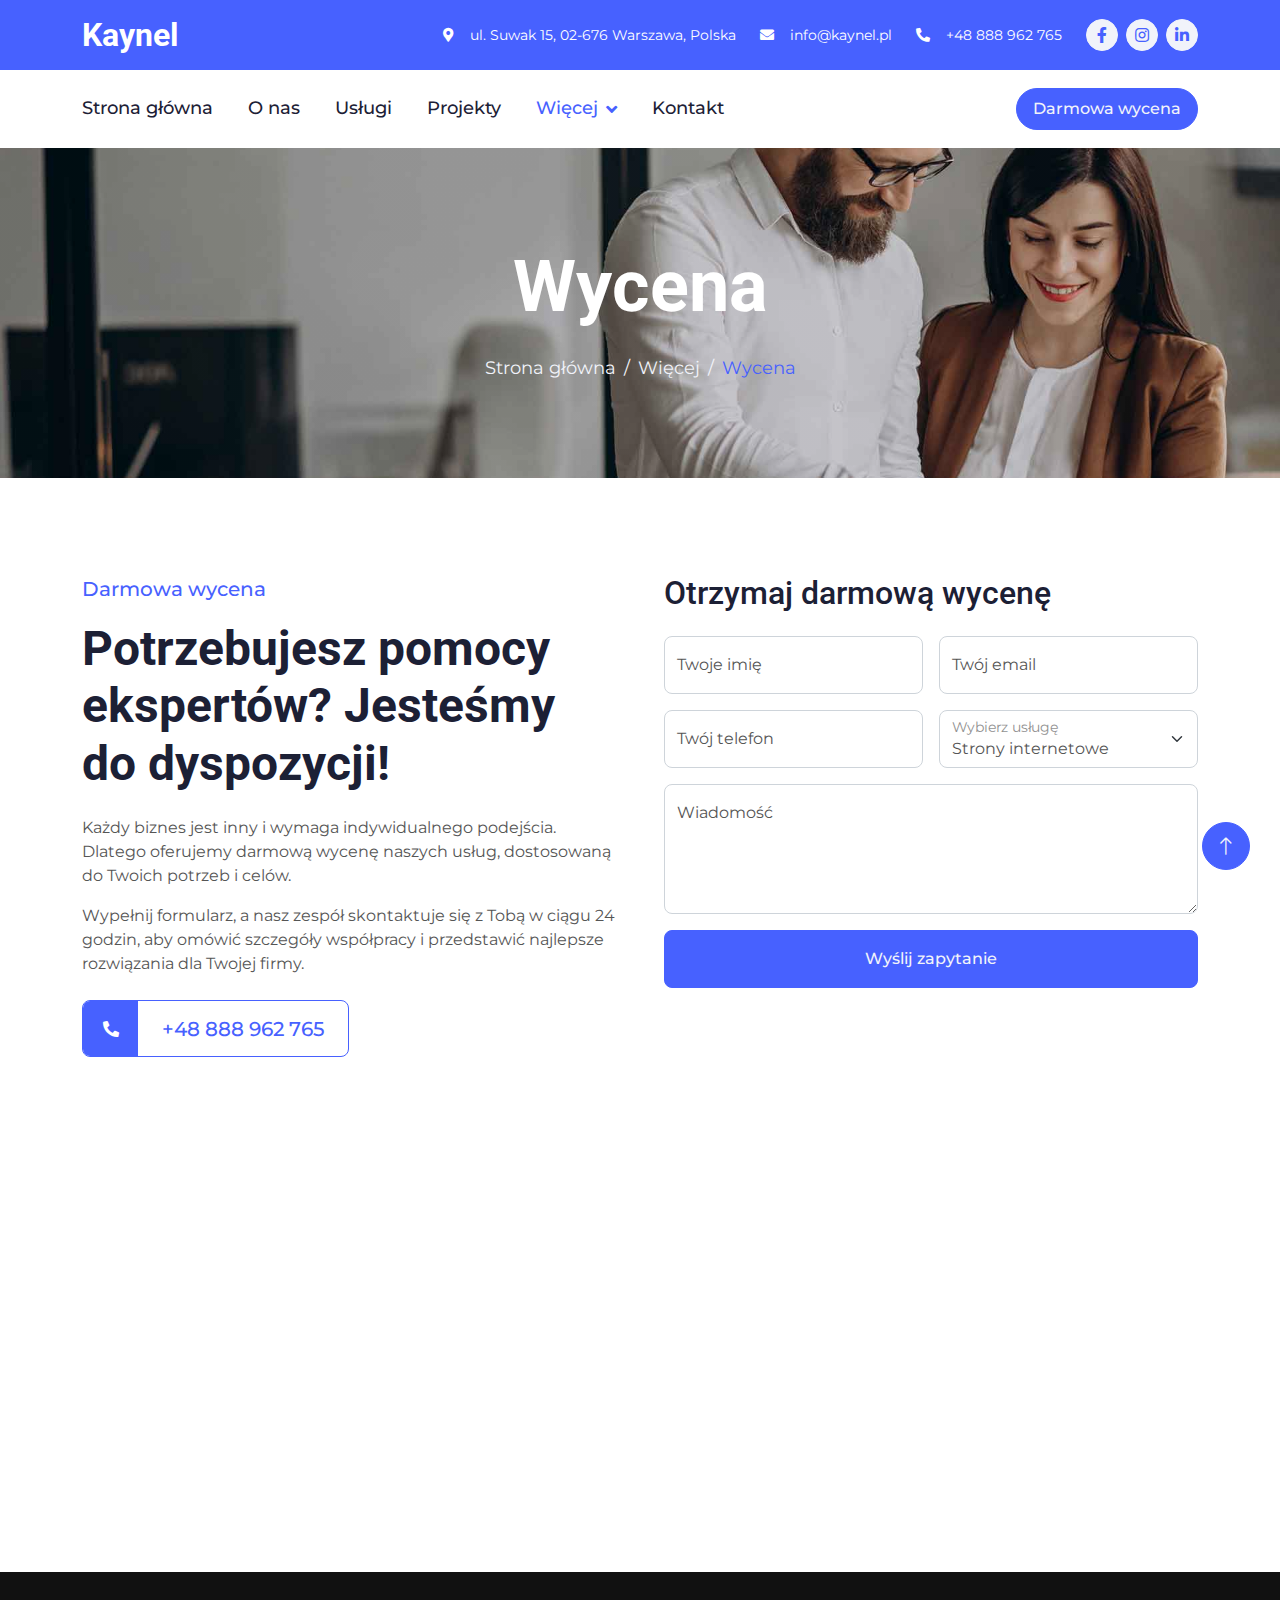
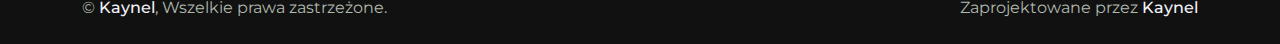
<file: quote.html>
<!DOCTYPE html>
<html lang="pl">

<head>
    <meta charset="utf-8">
    <title>Kaynel - Darmowa wycena usług marketingowych</title>
    <meta content="width=device-width, initial-scale=1.0" name="viewport">
    <meta content="wycena, oferta, marketing cyfrowy, Kaynel, Google Ads, Meta Ads" name="keywords">
    <meta content="Otrzymaj darmową wycenę usług marketingu cyfrowego dla Twojej firmy - strony internetowe, kampanie reklamowe, SEO" name="description">

    <!-- Favicon -->
    <link href="img/favicon.ico" rel="icon">

    <!-- Google Web Fonts -->
    <link rel="preconnect" href="https://fonts.googleapis.com">
    <link rel="preconnect" href="https://fonts.gstatic.com" crossorigin>
    <link
        href="https://fonts.googleapis.com/css2?family=Montserrat:wght@400;500&family=Roboto:wght@500;700&display=swap"
        rel="stylesheet">

    <!-- Icon Font Stylesheet -->
    <link href="https://cdnjs.cloudflare.com/ajax/libs/font-awesome/5.10.0/css/all.min.css" rel="stylesheet">
    <link href="https://cdn.jsdelivr.net/npm/bootstrap-icons@1.4.1/font/bootstrap-icons.css" rel="stylesheet">

    <!-- Libraries Stylesheet -->
    <link href="lib/animate/animate.min.css" rel="stylesheet">
    <link href="lib/owlcarousel/assets/owl.carousel.min.css" rel="stylesheet">
    <link href="lib/lightbox/css/lightbox.min.css" rel="stylesheet">

    <!-- Customized Bootstrap Stylesheet -->
    <link href="css/bootstrap.min.css" rel="stylesheet">

    <!-- Template Stylesheet -->
    <link href="css/style.css" rel="stylesheet">
</head>

<body>
    <!-- Spinner Start -->
    <div id="spinner"
        class="show bg-white position-fixed translate-middle w-100 vh-100 top-50 start-50 d-flex align-items-center justify-content-center">
        <div class="spinner-border text-primary" role="status" style="width: 3rem; height: 3rem;"></div>
    </div>
    <!-- Spinner End -->


    <!-- Topbar Start -->
    <div class="container-fluid bg-primary text-white d-none d-lg-flex">
        <div class="container py-3">
            <div class="d-flex align-items-center">
                <a href="index.html">
                    <h2 class="text-white fw-bold m-0">Kaynel</h2>
                </a>
                <div class="ms-auto d-flex align-items-center">
                    <small class="ms-4"><i class="fa fa-map-marker-alt me-3"></i>ul. Suwak 15, 02-676 Warszawa, Polska</small>
                    <small class="ms-4"><i class="fa fa-envelope me-3"></i>info@kaynel.pl</small>
                    <small class="ms-4"><i class="fa fa-phone-alt me-3"></i>+48 888 962 765</small>
                    <div class="ms-3 d-flex">
                        <a class="btn btn-sm-square btn-light text-primary rounded-circle ms-2" href="https://www.facebook.com/kaynelagency"><i
                                class="fab fa-facebook-f"></i></a>
                        <a class="btn btn-sm-square btn-light text-primary rounded-circle ms-2" href="https://www.instagram.com/kaynelagency/"><i
                                class="fab fa-instagram"></i></a>
                        <a class="btn btn-sm-square btn-light text-primary rounded-circle ms-2" href="https://www.linkedin.com/company/kaynelagency/"><i
                                class="fab fa-linkedin-in"></i></a>
                    </div>
                </div>
            </div>
        </div>
    </div>
    <!-- Topbar End -->


    <!-- Navbar Start -->
    <div class="container-fluid bg-white sticky-top">
        <div class="container">
            <nav class="navbar navbar-expand-lg bg-white navbar-light p-lg-0">
                <a href="index.html" class="navbar-brand d-lg-none">
                    <h1 class="fw-bold m-0">Kaynel</h1>
                </a>
                <button type="button" class="navbar-toggler me-0" data-bs-toggle="collapse"
                    data-bs-target="#navbarCollapse">
                    <span class="navbar-toggler-icon"></span>
                </button>
                <div class="collapse navbar-collapse" id="navbarCollapse">
                    <div class="navbar-nav">
                        <a href="index.html" class="nav-item nav-link">Strona główna</a>
                        <a href="about.html" class="nav-item nav-link">O nas</a>
                        <a href="service.html" class="nav-item nav-link">Usługi</a>
                        <a href="project.html" class="nav-item nav-link">Projekty</a>
                        <div class="nav-item dropdown">
                            <a href="#" class="nav-link dropdown-toggle active" data-bs-toggle="dropdown">Więcej</a>
                            <div class="dropdown-menu bg-light rounded-0 rounded-bottom m-0">
                                <a href="feature.html" class="dropdown-item">Nasze atuty</a>
                                <a href="team.html" class="dropdown-item">Nasz zespół</a>
                                <a href="testimonial.html" class="dropdown-item">Opinie klientów</a>
                                <a href="quote.html" class="dropdown-item active">Wycena</a>
                                <a href="404.html" class="dropdown-item">404</a>
                            </div>
                        </div>
                        <a href="contact.html" class="nav-item nav-link">Kontakt</a>
                    </div>
                    <div class="ms-auto d-none d-lg-block">
                        <a href="" class="btn btn-primary rounded-pill py-2 px-3">Darmowa wycena</a>
                    </div>
                </div>
            </nav>
        </div>
    </div>
    <!-- Navbar End -->


    <!-- Page Header Start -->
    <div class="container-fluid page-header py-5 mb-5 wow fadeIn" data-wow-delay="0.1s">
        <div class="container text-center py-5">
            <h1 class="display-2 text-white mb-4 animated slideInDown">Wycena</h1>
            <nav aria-label="breadcrumb animated slideInDown">
                <ol class="breadcrumb justify-content-center mb-0">
                    <li class="breadcrumb-item"><a href="#">Strona główna</a></li>
                    <li class="breadcrumb-item"><a href="#">Więcej</a></li>
                    <li class="breadcrumb-item text-primary" aria-current="page">Wycena</li>
                </ol>
            </nav>
        </div>
    </div>
    <!-- Page Header End -->


    <!-- Quote Start -->
    <div class="container-xxl py-5">
        <div class="container">
            <div class="row g-5">
                <div class="col-lg-6 wow fadeInUp" data-wow-delay="0.1s">
                    <p class="fs-5 fw-medium text-primary">Darmowa wycena</p>
                    <h1 class="display-5 mb-4">Potrzebujesz pomocy ekspertów? Jesteśmy do dyspozycji!</h1>
                    <p>Każdy biznes jest inny i wymaga indywidualnego podejścia. Dlatego oferujemy darmową wycenę naszych usług, dostosowaną do Twoich potrzeb i celów.</p>
                    <p class="mb-4">Wypełnij formularz, a nasz zespół skontaktuje się z Tobą w ciągu 24 godzin, aby omówić szczegóły współpracy i przedstawić najlepsze rozwiązania dla Twojej firmy.</p>
                    <a class="d-inline-flex align-items-center rounded overflow-hidden border border-primary" href="">
                        <span class="btn-lg-square bg-primary" style="width: 55px; height: 55px;">
                            <i class="fa fa-phone-alt text-white"></i>
                        </span>
                        <span class="fs-5 fw-medium mx-4">+48 888 962 765</span>
                    </a>
                </div>
                <div class="col-lg-6 wow fadeInUp" data-wow-delay="0.5s">
                    <h2 class="mb-4">Otrzymaj darmową wycenę</h2>
                    <div class="row g-3">
                        <div class="col-sm-6">
                            <div class="form-floating">
                                <input type="text" class="form-control" id="name" placeholder="Twoje imię">
                                <label for="name">Twoje imię</label>
                            </div>
                        </div>
                        <div class="col-sm-6">
                            <div class="form-floating">
                                <input type="email" class="form-control" id="mail" placeholder="Twój email">
                                <label for="mail">Twój email</label>
                            </div>
                        </div>
                        <div class="col-sm-6">
                            <div class="form-floating">
                                <input type="text" class="form-control" id="mobile" placeholder="Twój telefon">
                                <label for="mobile">Twój telefon</label>
                            </div>
                        </div>
                        <div class="col-sm-6">
                            <div class="form-floating">
                                <select class="form-select" id="service">
                                    <option selected>Strony internetowe</option>
                                    <option value="">Meta Ads</option>
                                    <option value="">Google Ads</option>
                                    <option value="">TikTok Ads</option>
                                    <option value="">SEO i ASO</option>
                                    <option value="">Google Maps Reviews</option>
                                </select>
                                <label for="service">Wybierz usługę</label>
                            </div>
                        </div>
                        <div class="col-12">
                            <div class="form-floating">
                                <textarea class="form-control" placeholder="Zostaw wiadomość" id="message"
                                    style="height: 130px"></textarea>
                                <label for="message">Wiadomość</label>
                            </div>
                        </div>
                        <div class="col-12 text-center">
                            <button class="btn btn-primary w-100 py-3" type="submit">Wyślij zapytanie</button>
                        </div>
                    </div>
                </div>
            </div>
        </div>
    </div>
    <!-- Quote Start -->


    <!-- Footer Start -->
    <div class="container-fluid bg-dark footer mt-5 py-5 wow fadeIn" data-wow-delay="0.1s">
        <div class="container py-5">
            <div class="row g-5">
                <div class="col-lg-3 col-md-6">
                    <h4 class="text-white mb-4">Nasze biuro</h4>
                    <p class="mb-2"><i class="fa fa-map-marker-alt me-3"></i>ul. Suwak 15, 02-676 Warszawa, Polska</p>
                    <p class="mb-2"><i class="fa fa-phone-alt me-3"></i>+48 888 962 765</p>
                    <p class="mb-2"><i class="fa fa-envelope me-3"></i>info@kaynel.pl</p>
                    <div class="d-flex pt-3">
                        <a class="btn btn-square btn-light rounded-circle me-2" href="https://www.facebook.com/kaynelagency"><i
                                class="fab fa-facebook-f"></i></a>
                        <a class="btn btn-square btn-light rounded-circle me-2" href="https://www.instagram.com/kaynelagency/"><i
                                class="fab fa-instagram"></i></a>
                        <a class="btn btn-square btn-light rounded-circle me-2" href="https://www.linkedin.com/company/kaynelagency/"><i
                                class="fab fa-linkedin-in"></i></a>
                    </div>
                </div>
                <div class="col-lg-3 col-md-6">
                    <h4 class="text-white mb-4">Szybkie linki</h4>
                    <a class="btn btn-link" href="">O nas</a>
                    <a class="btn btn-link" href="">Kontakt</a>
                    <a class="btn btn-link" href="">Nasze usługi</a>
                    <a class="btn btn-link" href="">Warunki i zasady</a>
                    <a class="btn btn-link" href="">Wsparcie</a>
                </div>
                <div class="col-lg-3 col-md-6">
                    <h4 class="text-white mb-4">Godziny pracy</h4>
                    <p class="mb-1">Poniedziałek - Piątek</p>
                    <h6 class="text-light">09:00 - 17:00</h6>
                    <p class="mb-1">Sobota</p>
                    <h6 class="text-light">09:00 - 12:00</h6>
                    <p class="mb-1">Niedziela</p>
                    <h6 class="text-light">Zamknięte</h6>
                </div>
                <div class="col-lg-3 col-md-6">
                    <h4 class="text-white mb-4">Newsletter</h4>
                    <p>Zapisz się do naszego newslettera, aby otrzymywać najnowsze informacje i porady marketingowe.</p>
                    <div class="position-relative w-100">
                        <input class="form-control bg-transparent w-100 py-3 ps-4 pe-5" type="text"
                            placeholder="Twój email">
                        <button type="button"
                            class="btn btn-light py-2 position-absolute top-0 end-0 mt-2 me-2">Zapisz się</button>
                    </div>
                </div>
            </div>
        </div>
    </div>
    <!-- Footer End -->


        <!-- Copyright Start -->
        <div class="container-fluid copyright py-4">
            <div class="container">
                <div class="row">
                    <div class="col-md-6 text-center text-md-start mb-3 mb-md-0">
                        &copy; <a class="fw-medium text-light" href="#">Kaynel</a>, Wszelkie prawa zastrzeżone.
                    </div>
                    <div class="col-md-6 text-center text-md-end">
                        Zaprojektowane przez <a class="fw-medium text-light" href="https://kaynel.pl">Kaynel</a>
                    </div>
                </div>
            </div>
        </div>
        <!-- Copyright End -->
    
    
        <!-- Back to Top -->
        <a href="#" class="btn btn-lg btn-primary btn-lg-square rounded-circle back-to-top"><i
                class="bi bi-arrow-up"></i></a>
    
    
        <!-- JavaScript Libraries -->
        <script src="https://ajax.googleapis.com/ajax/libs/jquery/3.6.1/jquery.min.js"></script>
        <script src="https://cdn.jsdelivr.net/npm/bootstrap@5.0.0/dist/js/bootstrap.bundle.min.js"></script>
        <script src="lib/wow/wow.min.js"></script>
        <script src="lib/easing/easing.min.js"></script>
        <script src="lib/waypoints/waypoints.min.js"></script>
        <script src="lib/owlcarousel/owl.carousel.min.js"></script>
        <script src="lib/lightbox/js/lightbox.min.js"></script>
    
        <!-- Template Javascript -->
        <script src="js/main.js"></script>
    </body>
    
    </html>
</file>
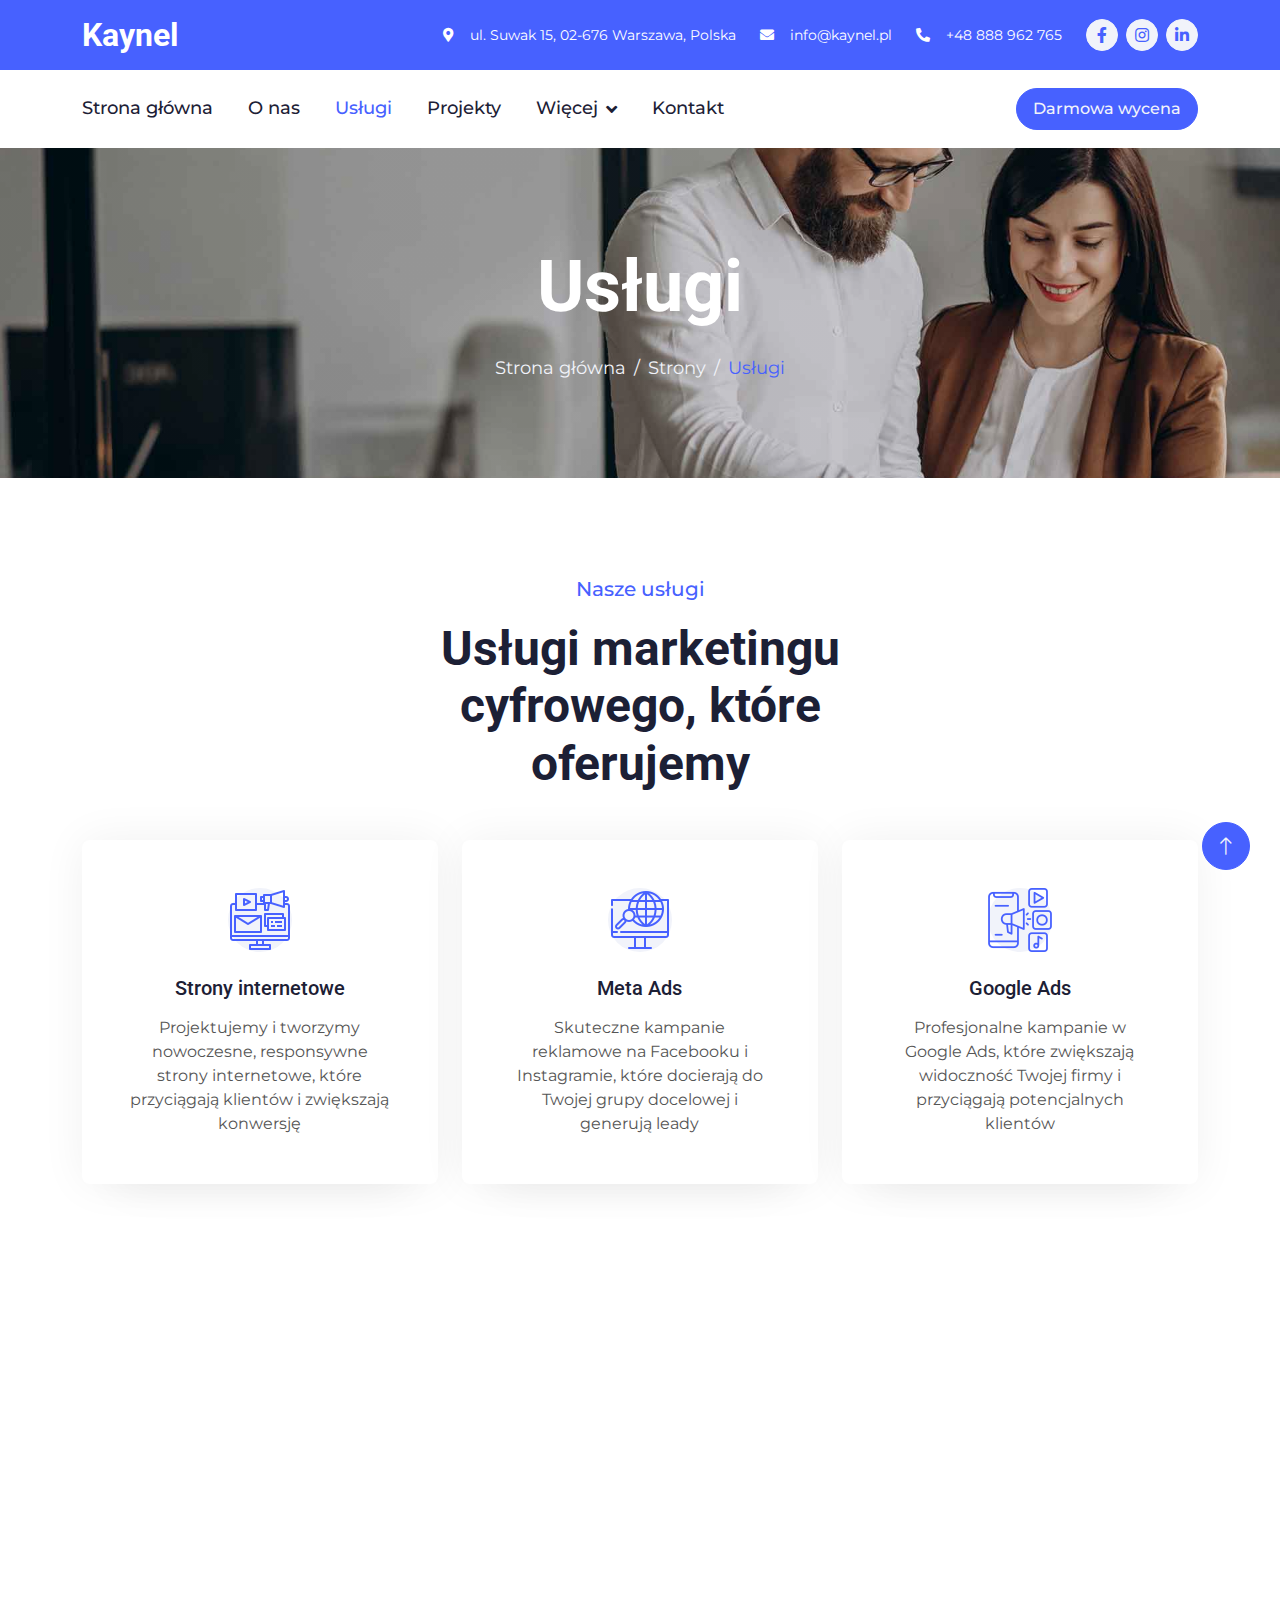
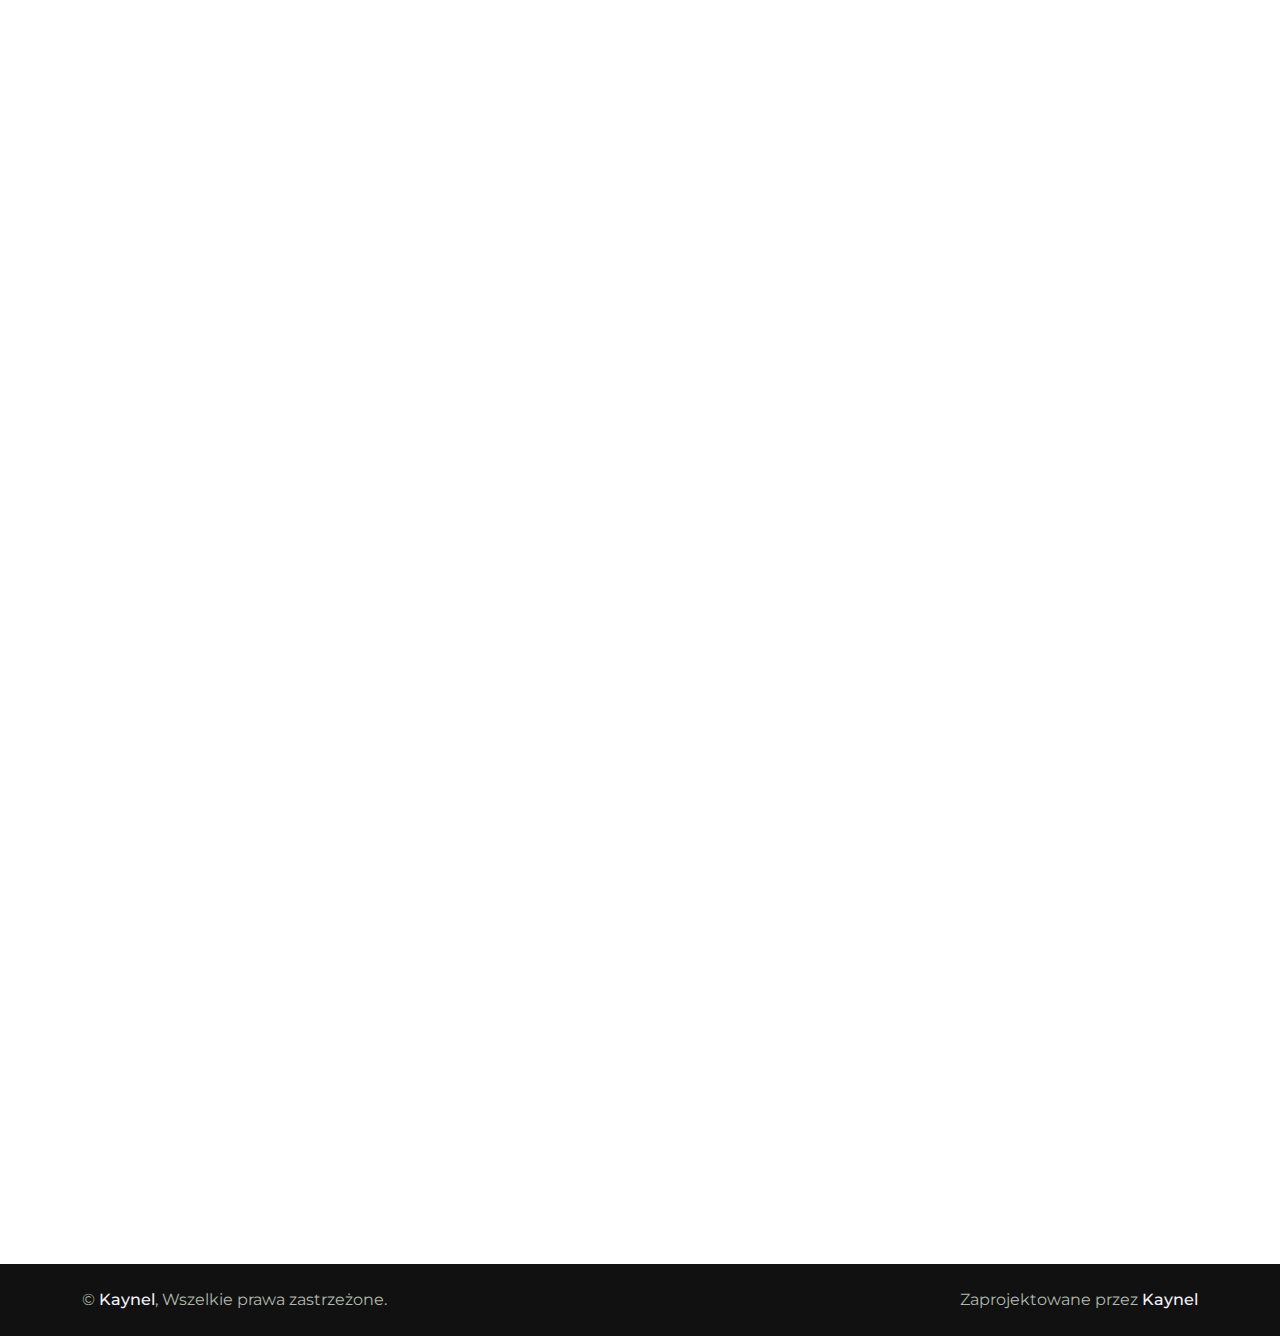
<file: service.html>
<!DOCTYPE html>
<html lang="pl">

<head>
    <meta charset="utf-8">
    <title>Kaynel - Usługi marketingu cyfrowego</title>
    <meta content="width=device-width, initial-scale=1.0" name="viewport">
    <meta content="usługi marketingowe, marketing cyfrowy, SEO, Google Ads, Meta Ads, TikTok Ads" name="keywords">
    <meta content="Profesjonalne usługi marketingu cyfrowego dla Twojego biznesu - strony internetowe, kampanie reklamowe, SEO i więcej" name="description">

    <!-- Favicon -->
    <link href="img/favicon.ico" rel="icon">

    <!-- Google Web Fonts -->
    <link rel="preconnect" href="https://fonts.googleapis.com">
    <link rel="preconnect" href="https://fonts.gstatic.com" crossorigin>
    <link
        href="https://fonts.googleapis.com/css2?family=Montserrat:wght@400;500&family=Roboto:wght@500;700&display=swap"
        rel="stylesheet">

    <!-- Icon Font Stylesheet -->
    <link href="https://cdnjs.cloudflare.com/ajax/libs/font-awesome/5.10.0/css/all.min.css" rel="stylesheet">
    <link href="https://cdn.jsdelivr.net/npm/bootstrap-icons@1.4.1/font/bootstrap-icons.css" rel="stylesheet">

    <!-- Libraries Stylesheet -->
    <link href="lib/animate/animate.min.css" rel="stylesheet">
    <link href="lib/owlcarousel/assets/owl.carousel.min.css" rel="stylesheet">
    <link href="lib/lightbox/css/lightbox.min.css" rel="stylesheet">

    <!-- Customized Bootstrap Stylesheet -->
    <link href="css/bootstrap.min.css" rel="stylesheet">

    <!-- Template Stylesheet -->
    <link href="css/style.css" rel="stylesheet">
</head>

<body>
    <!-- Spinner Start -->
    <div id="spinner"
        class="show bg-white position-fixed translate-middle w-100 vh-100 top-50 start-50 d-flex align-items-center justify-content-center">
        <div class="spinner-border text-primary" role="status" style="width: 3rem; height: 3rem;"></div>
    </div>
    <!-- Spinner End -->


    <!-- Topbar Start -->
    <div class="container-fluid bg-primary text-white d-none d-lg-flex">
        <div class="container py-3">
            <div class="d-flex align-items-center">
                <a href="index.html">
                    <h2 class="text-white fw-bold m-0">Kaynel</h2>
                </a>
                <div class="ms-auto d-flex align-items-center">
                    <small class="ms-4"><i class="fa fa-map-marker-alt me-3"></i>ul. Suwak 15, 02-676 Warszawa, Polska</small>
                    <small class="ms-4"><i class="fa fa-envelope me-3"></i>info@kaynel.pl</small>
                    <small class="ms-4"><i class="fa fa-phone-alt me-3"></i>+48 888 962 765</small>
                    <div class="ms-3 d-flex">
                        <a class="btn btn-sm-square btn-light text-primary rounded-circle ms-2" href="https://www.facebook.com/kaynelagency"><i
                                class="fab fa-facebook-f"></i></a>
                        <a class="btn btn-sm-square btn-light text-primary rounded-circle ms-2" href="https://www.instagram.com/kaynelagency/"><i
                                class="fab fa-instagram"></i></a>
                        <a class="btn btn-sm-square btn-light text-primary rounded-circle ms-2" href="https://www.linkedin.com/company/kaynelagency/"><i
                                class="fab fa-linkedin-in"></i></a>
                    </div>
                </div>
            </div>
        </div>
    </div>
    <!-- Topbar End -->


    <!-- Navbar Start -->
    <div class="container-fluid bg-white sticky-top">
        <div class="container">
            <nav class="navbar navbar-expand-lg bg-white navbar-light p-lg-0">
                <a href="index.html" class="navbar-brand d-lg-none">
                    <h1 class="fw-bold m-0">Kaynel</h1>
                </a>
                <button type="button" class="navbar-toggler me-0" data-bs-toggle="collapse"
                    data-bs-target="#navbarCollapse">
                    <span class="navbar-toggler-icon"></span>
                </button>
                <div class="collapse navbar-collapse" id="navbarCollapse">
                    <div class="navbar-nav">
                        <a href="index.html" class="nav-item nav-link">Strona główna</a>
                        <a href="about.html" class="nav-item nav-link">O nas</a>
                        <a href="service.html" class="nav-item nav-link active">Usługi</a>
                        <a href="project.html" class="nav-item nav-link">Projekty</a>
                        <div class="nav-item dropdown">
                            <a href="#" class="nav-link dropdown-toggle" data-bs-toggle="dropdown">Więcej</a>
                            <div class="dropdown-menu bg-light rounded-0 rounded-bottom m-0">
                                <a href="feature.html" class="dropdown-item">Nasze atuty</a>
                                <a href="team.html" class="dropdown-item">Nasz zespół</a>
                                <a href="testimonial.html" class="dropdown-item">Opinie klientów</a>
                                <a href="quote.html" class="dropdown-item">Wycena</a>
                                <a href="404.html" class="dropdown-item">404</a>
                            </div>
                        </div>
                        <a href="contact.html" class="nav-item nav-link">Kontakt</a>
                    </div>
                    <div class="ms-auto d-none d-lg-block">
                        <a href="" class="btn btn-primary rounded-pill py-2 px-3">Darmowa wycena</a>
                    </div>
                </div>
            </nav>
        </div>
    </div>
    <!-- Navbar End -->


    <!-- Page Header Start -->
    <div class="container-fluid page-header py-5 mb-5 wow fadeIn" data-wow-delay="0.1s">
        <div class="container text-center py-5">
            <h1 class="display-2 text-white mb-4 animated slideInDown">Usługi</h1>
            <nav aria-label="breadcrumb animated slideInDown">
                <ol class="breadcrumb justify-content-center mb-0">
                    <li class="breadcrumb-item"><a href="#">Strona główna</a></li>
                    <li class="breadcrumb-item"><a href="#">Strony</a></li>
                    <li class="breadcrumb-item text-primary" aria-current="page">Usługi</li>
                </ol>
            </nav>
        </div>
    </div>
    <!-- Page Header End -->


    <!-- Service Start -->
    <div class="container-xxl py-5">
        <div class="container">
            <div class="text-center mx-auto wow fadeInUp" data-wow-delay="0.1s" style="max-width: 500px;">
                <p class="fs-5 fw-medium text-primary">Nasze usługi</p>
                <h1 class="display-5 mb-5">Usługi marketingu cyfrowego, które oferujemy</h1>
            </div>
            <div class="row g-4">
                <div class="col-lg-4 col-md-6 wow fadeInUp" data-wow-delay="0.1s">
                    <div class="service-item position-relative h-100">
                        <div class="service-text rounded p-5">
                            <div class="btn-square bg-light rounded-circle mx-auto mb-4"
                                style="width: 64px; height: 64px;">
                                <img class="img-fluid" src="img/icon/icon-5.png" alt="Icon">
                            </div>
                            <h5 class="mb-3">Strony internetowe</h4>
                                <p class="mb-0">Projektujemy i tworzymy nowoczesne, responsywne strony internetowe, które przyciągają klientów i zwiększają konwersję</p>
                        </div>
                        <div class="service-btn rounded-0 rounded-bottom">
                            <a class="text-primary fw-medium" href="">Czytaj więcej<i
                                    class="bi bi-chevron-double-right ms-2"></i></a>
                        </div>
                    </div>
                </div>
                <div class="col-lg-4 col-md-6 wow fadeInUp" data-wow-delay="0.3s">
                    <div class="service-item position-relative h-100">
                        <div class="service-text rounded p-5">
                            <div class="btn-square bg-light rounded-circle mx-auto mb-4"
                                style="width: 64px; height: 64px;">
                                <img class="img-fluid" src="img/icon/icon-6.png" alt="Icon">
                            </div>
                            <h5 class="mb-3">Meta Ads</h4>
                                <p class="mb-0">Skuteczne kampanie reklamowe na Facebooku i Instagramie, które docierają do Twojej grupy docelowej i generują leady</p>
                        </div>
                        <div class="service-btn rounded-0 rounded-bottom">
                            <a class="text-primary fw-medium" href="">Czytaj więcej<i
                                    class="bi bi-chevron-double-right ms-2"></i></a>
                        </div>
                    </div>
                </div>
                <div class="col-lg-4 col-md-6 wow fadeInUp" data-wow-delay="0.5s">
                    <div class="service-item position-relative h-100">
                        <div class="service-text rounded p-5">
                            <div class="btn-square bg-light rounded-circle mx-auto mb-4"
                                style="width: 64px; height: 64px;">
                                <img class="img-fluid" src="img/icon/icon-7.png" alt="Icon">
                            </div>
                            <h5 class="mb-3">Google Ads</h4>
                                <p class="mb-0">Profesjonalne kampanie w Google Ads, które zwiększają widoczność Twojej firmy i przyciągają potencjalnych klientów</p>
                        </div>
                        <div class="service-btn rounded-0 rounded-bottom">
                            <a class="text-primary fw-medium" href="">Czytaj więcej<i
                                    class="bi bi-chevron-double-right ms-2"></i></a>
                        </div>
                    </div>
                </div>
                <div class="col-lg-4 col-md-6 wow fadeInUp" data-wow-delay="0.1s">
                    <div class="service-item position-relative h-100">
                        <div class="service-text rounded p-5">
                            <div class="btn-square bg-light rounded-circle mx-auto mb-4"
                                style="width: 64px; height: 64px;">
                                <img class="img-fluid" src="img/icon/icon-8.png" alt="Icon">
                            </div>
                            <h5 class="mb-3">TikTok Ads</h4>
                                <p class="mb-0">Kreatywne kampanie reklamowe na TikToku, które angażują młodszą grupę odbiorców i budują świadomość marki</p>
                        </div>
                        <div class="service-btn rounded-0 rounded-bottom">
                            <a class="text-primary fw-medium" href="">Czytaj więcej<i
                                    class="bi bi-chevron-double-right ms-2"></i></a>
                        </div>
                    </div>
                </div>
                <div class="col-lg-4 col-md-6 wow fadeInUp" data-wow-delay="0.3s">
                    <div class="service-item position-relative h-100">
                        <div class="service-text rounded p-5">
                            <div class="btn-square bg-light rounded-circle mx-auto mb-4"
                                style="width: 64px; height: 64px;">
                                <img class="img-fluid" src="img/icon/icon-9.png" alt="Icon">
                            </div>
                            <h5 class="mb-3">SEO i ASO</h4>
                                <p class="mb-0">Optymalizacja stron internetowych i aplikacji mobilnych, aby osiągnęły wyższe pozycje w wynikach wyszukiwania</p>
                        </div>
                        <div class="service-btn rounded-0 rounded-bottom">
                            <a class="text-primary fw-medium" href="">Czytaj więcej<i
                                    class="bi bi-chevron-double-right ms-2"></i></a>
                        </div>
                    </div>
                </div>
                <div class="col-lg-4 col-md-6 wow fadeInUp" data-wow-delay="0.5s">
                    <div class="service-item position-relative h-100">
                        <div class="service-text rounded p-5">
                            <div class="btn-square bg-light rounded-circle mx-auto mb-4"
                                style="width: 64px; height: 64px;">
                                <img class="img-fluid" src="img/icon/icon-10.png" alt="Icon">
                            </div>
                            <h5 class="mb-3">Google Maps Reviews</h4>
                                <p class="mb-0">Pomagamy w zdobywaniu pozytywnych opinii w Google Maps, które budują zaufanie do Twojej firmy</p>
                        </div>
                        <div class="service-btn rounded-0 rounded-bottom">
                            <a class="text-primary fw-medium" href="">Czytaj więcej<i
                                    class="bi bi-chevron-double-right ms-2"></i></a>
                        </div>
                    </div>
                </div>
            </div>
        </div>
    </div>
    <!-- Service End -->


    <!-- Testimonial Start -->
    <div class="container-xxl pt-5">
        <div class="container">
            <div class="text-center text-md-start pb-5 pb-md-0 wow fadeInUp" data-wow-delay="0.1s"
            style="max-width: 500px;">
            <p class="fs-5 fw-medium text-primary">Opinie klientów</p>
            <h1 class="display-5 mb-5">Co klienci mówią o naszych usługach!</h1>
        </div>
        <div class="owl-carousel testimonial-carousel wow fadeInUp" data-wow-delay="0.1s">
            <div class="testimonial-item rounded p-4 p-lg-5 mb-5">
                <img class="mb-4" src="img/testimonial-1.jpg" alt="">
                <p class="mb-4">Współpraca z Kaynel to czysta przyjemność. Profesjonalne podejście, terminowość i efekty, które przerosły nasze oczekiwania. Polecam każdemu, kto chce rozwinąć swój biznes online.</p>
                <h5>Marek Lewandowski</h5>
                <span class="text-primary">Właściciel firmy budowlanej</span>
            </div>
            <div class="testimonial-item rounded p-4 p-lg-5 mb-5">
                <img class="mb-4" src="img/testimonial-2.jpg" alt="">
                <p class="mb-4">Dzięki kampaniom Google Ads przygotowanym przez Kaynel, nasza sprzedaż wzrosła o 40% w ciągu trzech miesięcy. Świetna komunikacja i pełen profesjonalizm.</p>
                <h5>Anna Kowalczyk</h5>
                <span class="text-primary">Dyrektor marketingu</span>
            </div>
            <div class="testimonial-item rounded p-4 p-lg-5 mb-5">
                <img class="mb-4" src="img/testimonial-3.jpg" alt="">
                <p class="mb-4">Kaynel pomógł nam zoptymalizować naszą aplikację mobilną, co znacząco zwiększyło liczbę pobrań. Ich wiedza w zakresie ASO jest imponująca. Z pewnością będziemy kontynuować współpracę.</p>
                <h5>Tomasz Zieliński</h5>
                <span class="text-primary">CEO startupu technologicznego</span>
            </div>
            <div class="testimonial-item rounded p-4 p-lg-5 mb-5">
                <img class="mb-4" src="img/testimonial-4.jpg" alt="">
                <p class="mb-4">Nasza firma potrzebowała odświeżenia wizerunku online. Kaynel stworzył dla nas nowoczesną stronę internetową i przeprowadził skuteczną kampanię w mediach społecznościowych. Rezultaty są fantastyczne!</p>
                <h5>Katarzyna Nowakowska</h5>
                <span class="text-primary">Właścicielka butiku</span>
            </div>
        </div>
    </div>
</div>
<!-- Testimonial End -->


<!-- Footer Start -->
<div class="container-fluid bg-dark footer mt-5 py-5 wow fadeIn" data-wow-delay="0.1s">
    <div class="container py-5">
        <div class="row g-5">
            <div class="col-lg-3 col-md-6">
                <h4 class="text-white mb-4">Nasze biuro</h4>
                <p class="mb-2"><i class="fa fa-map-marker-alt me-3"></i>ul. Suwak 15, 02-676 Warszawa, Polska</p>
                <p class="mb-2"><i class="fa fa-phone-alt me-3"></i>+48 888 962 765</p>
                <p class="mb-2"><i class="fa fa-envelope me-3"></i>info@kaynel.pl</p>
                <div class="d-flex pt-3">
                    <a class="btn btn-square btn-light rounded-circle me-2" href="https://www.facebook.com/kaynelagency"><i
                            class="fab fa-facebook-f"></i></a>
                    <a class="btn btn-square btn-light rounded-circle me-2" href="https://www.instagram.com/kaynelagency/"><i
                            class="fab fa-instagram"></i></a>
                    <a class="btn btn-square btn-light rounded-circle me-2" href="https://www.linkedin.com/company/kaynelagency/"><i
                            class="fab fa-linkedin-in"></i></a>
                </div>
            </div>
            <div class="col-lg-3 col-md-6">
                <h4 class="text-white mb-4">Szybkie linki</h4>
                <a class="btn btn-link" href="">O nas</a>
                <a class="btn btn-link" href="">Kontakt</a>
                <a class="btn btn-link" href="">Nasze usługi</a>
                <a class="btn btn-link" href="">Warunki i zasady</a>
                <a class="btn btn-link" href="">Wsparcie</a>
            </div>
            <div class="col-lg-3 col-md-6">
                <h4 class="text-white mb-4">Godziny pracy</h4>
                <p class="mb-1">Poniedziałek - Piątek</p>
                <h6 class="text-light">09:00 - 17:00</h6>
                <p class="mb-1">Sobota</p>
                <h6 class="text-light">09:00 - 12:00</h6>
                <p class="mb-1">Niedziela</p>
                <h6 class="text-light">Zamknięte</h6>
            </div>
            <div class="col-lg-3 col-md-6">
                <h4 class="text-white mb-4">Newsletter</h4>
                <p>Zapisz się do naszego newslettera, aby otrzymywać najnowsze informacje i porady marketingowe.</p>
                <div class="position-relative w-100">
                    <input class="form-control bg-transparent w-100 py-3 ps-4 pe-5" type="text"
                        placeholder="Twój email">
                    <button type="button"
                        class="btn btn-light py-2 position-absolute top-0 end-0 mt-2 me-2">Zapisz się</button>
                </div>
            </div>
        </div>
    </div>
</div>
<!-- Footer End -->


<!-- Copyright Start -->
<div class="container-fluid copyright py-4">
    <div class="container">
        <div class="row">
            <div class="col-md-6 text-center text-md-start mb-3 mb-md-0">
                &copy; <a class="fw-medium text-light" href="#">Kaynel</a>, Wszelkie prawa zastrzeżone.
            </div>
            <div class="col-md-6 text-center text-md-end">
                Zaprojektowane przez <a class="fw-medium text-light" href="https://kaynel.pl">Kaynel</a>
            </div>
        </div>
    </div>
</div>
<!-- Copyright End -->


<!-- Back to Top -->
<a href="#" class="btn btn-lg btn-primary btn-lg-square rounded-circle back-to-top"><i
        class="bi bi-arrow-up"></i></a>


<!-- JavaScript Libraries -->
<script src="https://ajax.googleapis.com/ajax/libs/jquery/3.6.1/jquery.min.js"></script>
<script src="https://cdn.jsdelivr.net/npm/bootstrap@5.0.0/dist/js/bootstrap.bundle.min.js"></script>
<script src="lib/wow/wow.min.js"></script>
<script src="lib/easing/easing.min.js"></script>
<script src="lib/waypoints/waypoints.min.js"></script>
<script src="lib/owlcarousel/owl.carousel.min.js"></script>
<script src="lib/lightbox/js/lightbox.min.js"></script>

<!-- Template Javascript -->
<script src="js/main.js"></script>
</body>

</html>
</file>
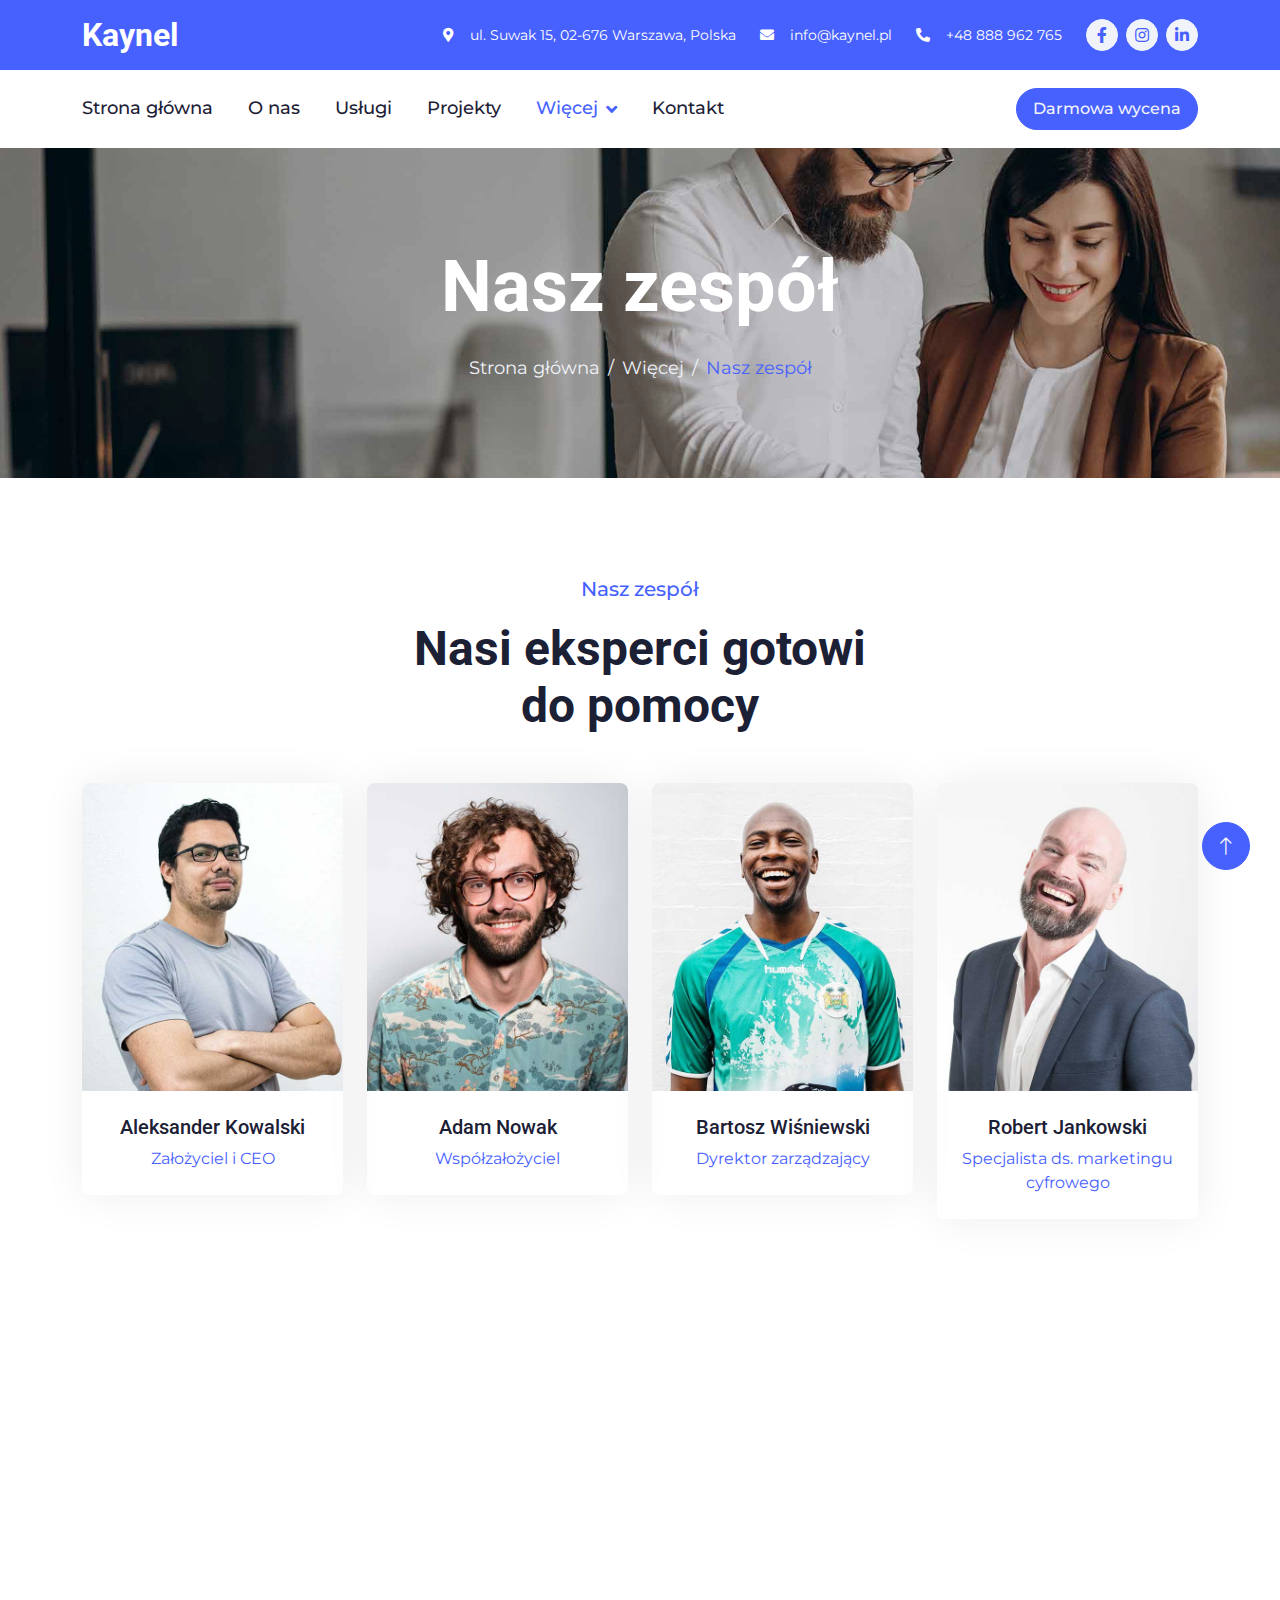
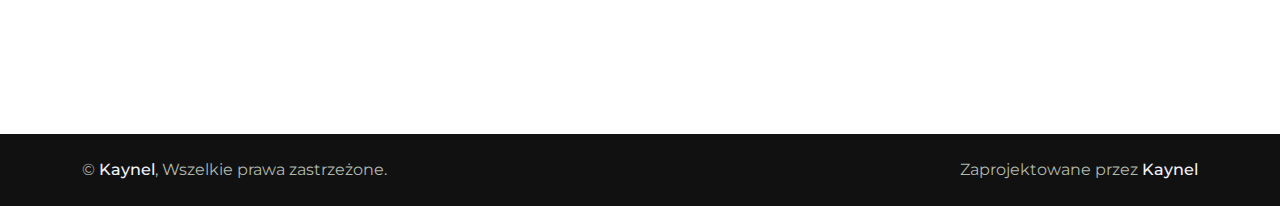
<file: team.html>
<!DOCTYPE html>
<html lang="pl">

<head>
    <meta charset="utf-8">
    <title>Kaynel - Nasz zespół</title>
    <meta content="width=device-width, initial-scale=1.0" name="viewport">
    <meta content="zespół, eksperci, Kaynel, marketing cyfrowy, specjaliści" name="keywords">
    <meta content="Poznaj zespół ekspertów Kaynel - specjalistów w dziedzinie marketingu cyfrowego, tworzenia stron i SEO" name="description">

    <!-- Favicon -->
    <link href="img/favicon.ico" rel="icon">

    <!-- Google Web Fonts -->
    <link rel="preconnect" href="https://fonts.googleapis.com">
    <link rel="preconnect" href="https://fonts.gstatic.com" crossorigin>
    <link
        href="https://fonts.googleapis.com/css2?family=Montserrat:wght@400;500&family=Roboto:wght@500;700&display=swap"
        rel="stylesheet">

    <!-- Icon Font Stylesheet -->
    <link href="https://cdnjs.cloudflare.com/ajax/libs/font-awesome/5.10.0/css/all.min.css" rel="stylesheet">
    <link href="https://cdn.jsdelivr.net/npm/bootstrap-icons@1.4.1/font/bootstrap-icons.css" rel="stylesheet">

    <!-- Libraries Stylesheet -->
    <link href="lib/animate/animate.min.css" rel="stylesheet">
    <link href="lib/owlcarousel/assets/owl.carousel.min.css" rel="stylesheet">
    <link href="lib/lightbox/css/lightbox.min.css" rel="stylesheet">

    <!-- Customized Bootstrap Stylesheet -->
    <link href="css/bootstrap.min.css" rel="stylesheet">

    <!-- Template Stylesheet -->
    <link href="css/style.css" rel="stylesheet">
</head>

<body>
    <!-- Spinner Start -->
    <div id="spinner"
        class="show bg-white position-fixed translate-middle w-100 vh-100 top-50 start-50 d-flex align-items-center justify-content-center">
        <div class="spinner-border text-primary" role="status" style="width: 3rem; height: 3rem;"></div>
    </div>
    <!-- Spinner End -->


    <!-- Topbar Start -->
    <div class="container-fluid bg-primary text-white d-none d-lg-flex">
        <div class="container py-3">
            <div class="d-flex align-items-center">
                <a href="index.html">
                    <h2 class="text-white fw-bold m-0">Kaynel</h2>
                </a>
                <div class="ms-auto d-flex align-items-center">
                    <small class="ms-4"><i class="fa fa-map-marker-alt me-3"></i>ul. Suwak 15, 02-676 Warszawa, Polska</small>
                    <small class="ms-4"><i class="fa fa-envelope me-3"></i>info@kaynel.pl</small>
                    <small class="ms-4"><i class="fa fa-phone-alt me-3"></i>+48 888 962 765</small>
                    <div class="ms-3 d-flex">
                        <a class="btn btn-sm-square btn-light text-primary rounded-circle ms-2" href="https://www.facebook.com/kaynelagency"><i
                                class="fab fa-facebook-f"></i></a>
                        <a class="btn btn-sm-square btn-light text-primary rounded-circle ms-2" href="https://www.instagram.com/kaynelagency/"><i
                                class="fab fa-instagram"></i></a>
                        <a class="btn btn-sm-square btn-light text-primary rounded-circle ms-2" href="https://www.linkedin.com/company/kaynelagency/"><i
                                class="fab fa-linkedin-in"></i></a>
                    </div>
                </div>
            </div>
        </div>
    </div>
    <!-- Topbar End -->


    <!-- Navbar Start -->
    <div class="container-fluid bg-white sticky-top">
        <div class="container">
            <nav class="navbar navbar-expand-lg bg-white navbar-light p-lg-0">
                <a href="index.html" class="navbar-brand d-lg-none">
                    <h1 class="fw-bold m-0">Kaynel</h1>
                </a>
                <button type="button" class="navbar-toggler me-0" data-bs-toggle="collapse"
                    data-bs-target="#navbarCollapse">
                    <span class="navbar-toggler-icon"></span>
                </button>
                <div class="collapse navbar-collapse" id="navbarCollapse">
                    <div class="navbar-nav">
                        <a href="index.html" class="nav-item nav-link">Strona główna</a>
                        <a href="about.html" class="nav-item nav-link">O nas</a>
                        <a href="service.html" class="nav-item nav-link">Usługi</a>
                        <a href="project.html" class="nav-item nav-link">Projekty</a>
                        <div class="nav-item dropdown">
                            <a href="#" class="nav-link dropdown-toggle active" data-bs-toggle="dropdown">Więcej</a>
                            <div class="dropdown-menu bg-light rounded-0 rounded-bottom m-0">
                                <a href="feature.html" class="dropdown-item">Nasze atuty</a>
                                <a href="team.html" class="dropdown-item active">Nasz zespół</a>
                                <a href="testimonial.html" class="dropdown-item">Opinie klientów</a>
                                <a href="quote.html" class="dropdown-item">Wycena</a>
                                <a href="404.html" class="dropdown-item">404</a>
                            </div>
                        </div>
                        <a href="contact.html" class="nav-item nav-link">Kontakt</a>
                    </div>
                    <div class="ms-auto d-none d-lg-block">
                        <a href="" class="btn btn-primary rounded-pill py-2 px-3">Darmowa wycena</a>
                    </div>
                </div>
            </nav>
        </div>
    </div>
    <!-- Navbar End -->


    <!-- Page Header Start -->
    <div class="container-fluid page-header py-5 mb-5 wow fadeIn" data-wow-delay="0.1s">
        <div class="container text-center py-5">
            <h1 class="display-2 text-white mb-4 animated slideInDown">Nasz zespół</h1>
            <nav aria-label="breadcrumb animated slideInDown">
                <ol class="breadcrumb justify-content-center mb-0">
                    <li class="breadcrumb-item"><a href="#">Strona główna</a></li>
                    <li class="breadcrumb-item"><a href="#">Więcej</a></li>
                    <li class="breadcrumb-item text-primary" aria-current="page">Nasz zespół</li>
                </ol>
            </nav>
        </div>
    </div>
    <!-- Page Header End -->


    <!-- Team Start -->
    <div class="container-xxl py-5">
        <div class="container">
            <div class="text-center mx-auto wow fadeInUp" data-wow-delay="0.1s" style="max-width: 500px;">
                <p class="fs-5 fw-medium text-primary">Nasz zespół</p>
                <h1 class="display-5 mb-5">Nasi eksperci gotowi do pomocy</h1>
            </div>
            <div class="row g-4">
                <div class="col-lg-3 col-md-6 wow fadeInUp" data-wow-delay="0.1s">
                    <div class="team-item rounded overflow-hidden pb-4">
                        <img class="img-fluid mb-4" src="img/team-1.jpg" alt="">
                        <h5>Aleksander Kowalski</h5>
                        <span class="text-primary">Założyciel i CEO</span>
                        <ul class="team-social">
                            <li><a class="btn btn-square" href=""><i class="fab fa-facebook-f"></i></a></li>
                            <li><a class="btn btn-square" href=""><i class="fab fa-twitter"></i></a></li>
                            <li><a class="btn btn-square" href=""><i class="fab fa-instagram"></i></a></li>
                            <li><a class="btn btn-square" href=""><i class="fab fa-linkedin-in"></i></a></li>
                        </ul>
                    </div>
                </div>
                <div class="col-lg-3 col-md-6 wow fadeInUp" data-wow-delay="0.3s">
                    <div class="team-item rounded overflow-hidden pb-4">
                        <img class="img-fluid mb-4" src="img/team-2.jpg" alt="">
                        <h5>Adam Nowak</h5>
                        <span class="text-primary">Współzałożyciel</span>
                        <ul class="team-social">
                            <li><a class="btn btn-square" href=""><i class="fab fa-facebook-f"></i></a></li>
                            <li><a class="btn btn-square" href=""><i class="fab fa-twitter"></i></a></li>
                            <li><a class="btn btn-square" href=""><i class="fab fa-instagram"></i></a></li>
                            <li><a class="btn btn-square" href=""><i class="fab fa-linkedin-in"></i></a></li>
                        </ul>
                    </div>
                </div>
                <div class="col-lg-3 col-md-6 wow fadeInUp" data-wow-delay="0.5s">
                    <div class="team-item rounded overflow-hidden pb-4">
                        <img class="img-fluid mb-4" src="img/team-3.jpg" alt="">
                        <h5>Bartosz Wiśniewski</h5>
                        <span class="text-primary">Dyrektor zarządzający</span>
                        <ul class="team-social">
                            <li><a class="btn btn-square" href=""><i class="fab fa-facebook-f"></i></a></li>
                            <li><a class="btn btn-square" href=""><i class="fab fa-twitter"></i></a></li>
                            <li><a class="btn btn-square" href=""><i class="fab fa-instagram"></i></a></li>
                            <li><a class="btn btn-square" href=""><i class="fab fa-linkedin-in"></i></a></li>
                        </ul>
                    </div>
                </div>
                <div class="col-lg-3 col-md-6 wow fadeInUp" data-wow-delay="0.7s">
                    <div class="team-item rounded overflow-hidden pb-4">
                        <img class="img-fluid mb-4" src="img/team-4.jpg" alt="">
                        <h5>Robert Jankowski</h5>
                        <span class="text-primary">Specjalista ds. marketingu cyfrowego</span>
                        <ul class="team-social">
                            <li><a class="btn btn-square" href=""><i class="fab fa-facebook-f"></i></a></li>
                            <li><a class="btn btn-square" href=""><i class="fab fa-twitter"></i></a></li>
                            <li><a class="btn btn-square" href=""><i class="fab fa-instagram"></i></a></li>
                            <li><a class="btn btn-square" href=""><i class="fab fa-linkedin-in"></i></a></li>
                        </ul>
                    </div>
                </div>
            </div>
        </div>
    </div>
    <!-- Team End -->


    <!-- Footer Start -->
    <div class="container-fluid bg-dark footer mt-5 py-5 wow fadeIn" data-wow-delay="0.1s">
        <div class="container py-5">
            <div class="row g-5">
                <div class="col-lg-3 col-md-6">
                    <h4 class="text-white mb-4">Nasze biuro</h4>
                    <p class="mb-2"><i class="fa fa-map-marker-alt me-3"></i>ul. Suwak 15, 02-676 Warszawa, Polska</p>
                    <p class="mb-2"><i class="fa fa-phone-alt me-3"></i>+48 888 962 765</p>
                    <p class="mb-2"><i class="fa fa-envelope me-3"></i>info@kaynel.pl</p>
                    <div class="d-flex pt-3">
                        <a class="btn btn-square btn-light rounded-circle me-2" href="https://www.facebook.com/kaynelagency"><i
                                class="fab fa-facebook-f"></i></a>
                        <a class="btn btn-square btn-light rounded-circle me-2" href="https://www.instagram.com/kaynelagency/"><i
                                class="fab fa-instagram"></i></a>
                        <a class="btn btn-square btn-light rounded-circle me-2" href="https://www.linkedin.com/company/kaynelagency/"><i
                                class="fab fa-linkedin-in"></i></a>
                    </div>
                </div>
                <div class="col-lg-3 col-md-6">
                    <h4 class="text-white mb-4">Szybkie linki</h4>
                    <a class="btn btn-link" href="">O nas</a>
                    <a class="btn btn-link" href="">Kontakt</a>
                    <a class="btn btn-link" href="">Nasze usługi</a>
                    <a class="btn btn-link" href="">Warunki i zasady</a>
                    <a class="btn btn-link" href="">Wsparcie</a>
                </div>
                <div class="col-lg-3 col-md-6">
                    <h4 class="text-white mb-4">Godziny pracy</h4>
                    <p class="mb-1">Poniedziałek - Piątek</p>
                    <h6 class="text-light">09:00 - 17:00</h6>
                    <p class="mb-1">Sobota</p>
                    <h6 class="text-light">09:00 - 12:00</h6>
                    <p class="mb-1">Niedziela</p>
                    <h6 class="text-light">Zamknięte</h6>
                </div>
                <div class="col-lg-3 col-md-6">
                    <h4 class="text-white mb-4">Newsletter</h4>
                    <p>Zapisz się do naszego newslettera, aby otrzymywać najnowsze informacje i porady marketingowe.</p>
                    <div class="position-relative w-100">
                        <input class="form-control bg-transparent w-100 py-3 ps-4 pe-5" type="text"
                            placeholder="Twój email">
                        <button type="button"
                            class="btn btn-light py-2 position-absolute top-0 end-0 mt-2 me-2">Zapisz się</button>
                    </div>
                </div>
            </div>
        </div>
    </div>
    <!-- Footer End -->


    <!-- Copyright Start -->
    <div class="container-fluid copyright py-4">
        <div class="container">
            <div class="row">
                <div class="col-md-6 text-center text-md-start mb-3 mb-md-0">
                    &copy; <a class="fw-medium text-light" href="#">Kaynel</a>, Wszelkie prawa zastrzeżone.
                </div>
                <div class="col-md-6 text-center text-md-end">
                    Zaprojektowane przez <a class="fw-medium text-light" href="https://kaynel.pl">Kaynel</a>
                </div>
            </div>
        </div>
    </div>
    <!-- Copyright End -->


    <!-- Back to Top -->
    <a href="#" class="btn btn-lg btn-primary btn-lg-square rounded-circle back-to-top"><i
            class="bi bi-arrow-up"></i></a>


    <!-- JavaScript Libraries -->
    <script src="https://ajax.googleapis.com/ajax/libs/jquery/3.6.1/jquery.min.js"></script>
    <script src="https://cdn.jsdelivr.net/npm/bootstrap@5.0.0/dist/js/bootstrap.bundle.min.js"></script>
    <script src="lib/wow/wow.min.js"></script>
    <script src="lib/easing/easing.min.js"></script>
    <script src="lib/waypoints/waypoints.min.js"></script>
    <script src="lib/owlcarousel/owl.carousel.min.js"></script>
    <script src="lib/lightbox/js/lightbox.min.js"></script>

    <!-- Template Javascript -->
    <script src="js/main.js"></script>
</body>

</html>
</file>
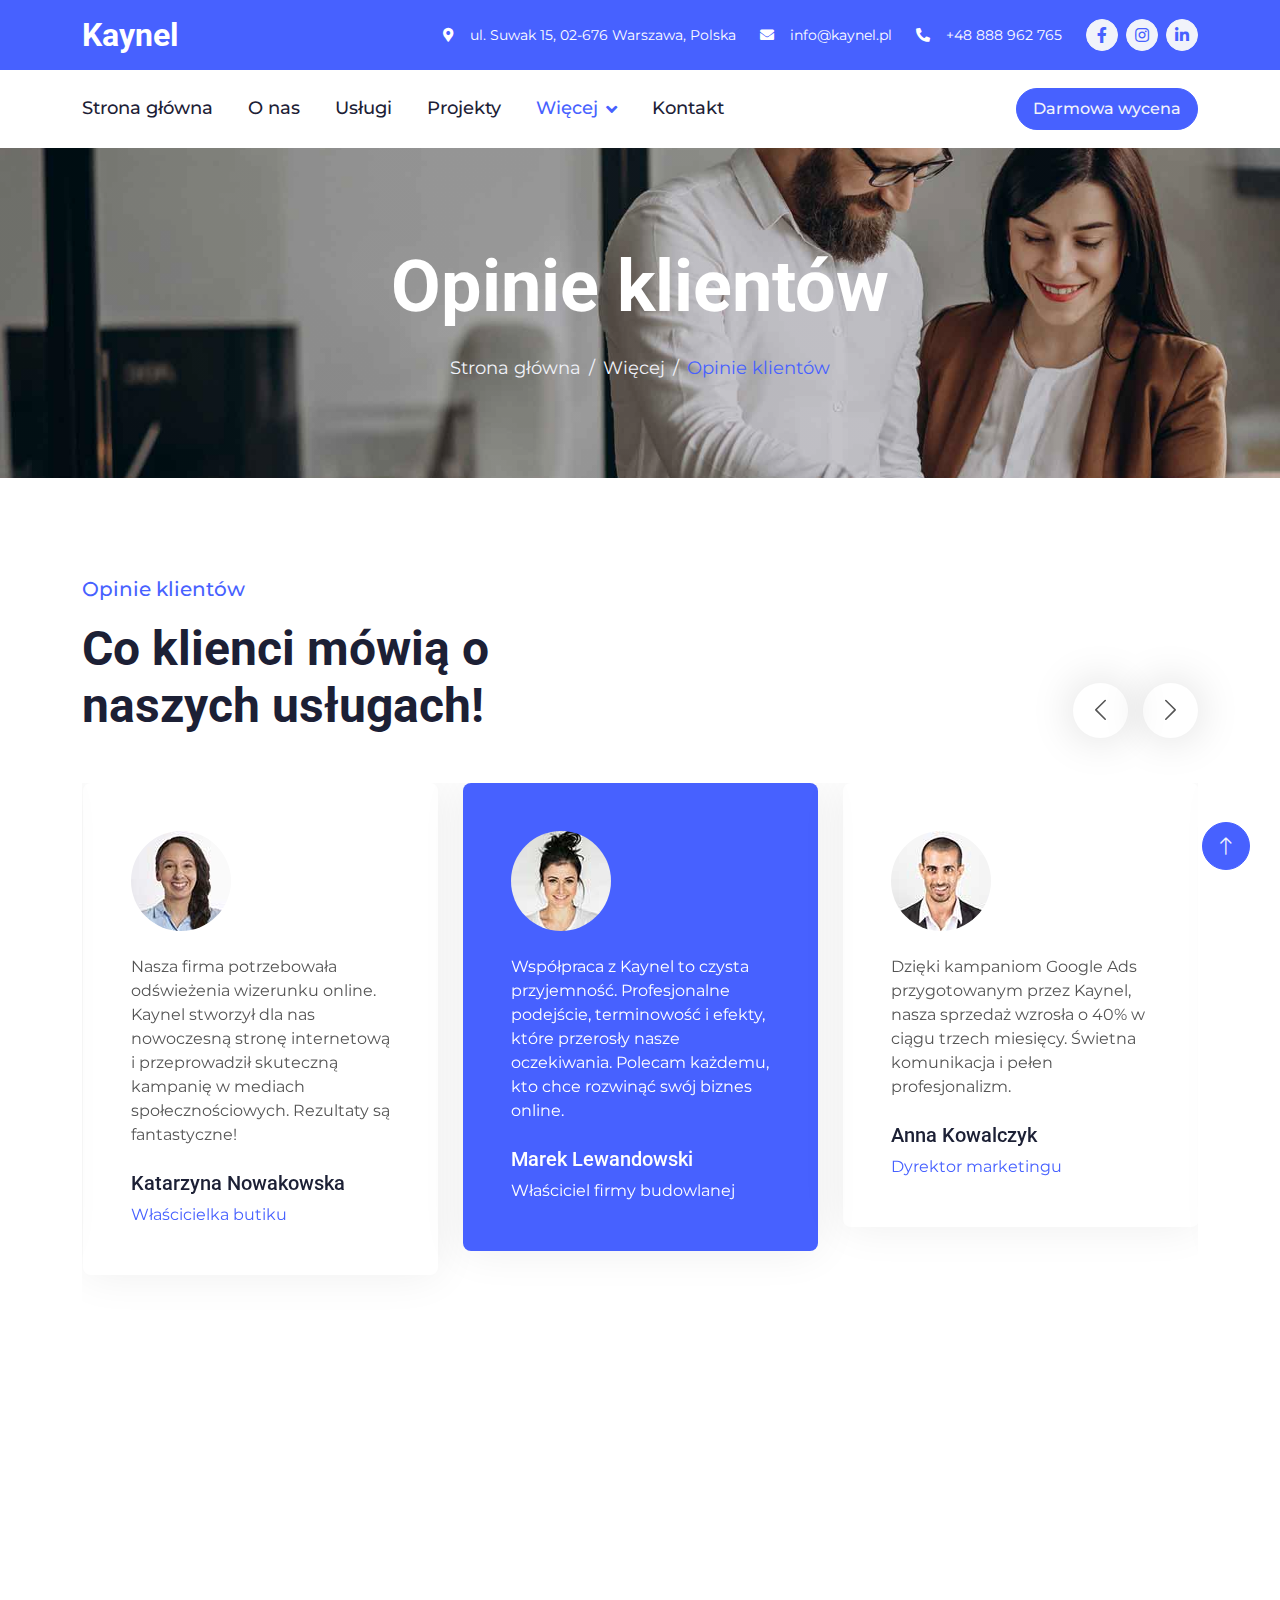
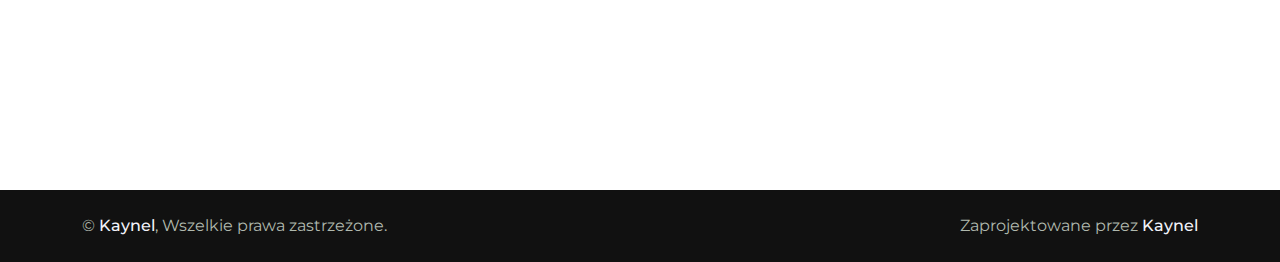
<file: testimonial.html>
<!DOCTYPE html>
<html lang="pl">

<head>
    <meta charset="utf-8">
    <title>Kaynel - Opinie klientów</title>
    <meta content="width=device-width, initial-scale=1.0" name="viewport">
    <meta content="opinie klientów, testimonials, Kaynel, marketing cyfrowy" name="keywords">
    <meta content="Poznaj opinie naszych klientów na temat usług marketingowych Kaynel" name="description">

    <!-- Favicon -->
    <link href="img/favicon.ico" rel="icon">

    <!-- Google Web Fonts -->
    <link rel="preconnect" href="https://fonts.googleapis.com">
    <link rel="preconnect" href="https://fonts.gstatic.com" crossorigin>
    <link
        href="https://fonts.googleapis.com/css2?family=Montserrat:wght@400;500&family=Roboto:wght@500;700&display=swap"
        rel="stylesheet">

    <!-- Icon Font Stylesheet -->
    <link href="https://cdnjs.cloudflare.com/ajax/libs/font-awesome/5.10.0/css/all.min.css" rel="stylesheet">
    <link href="https://cdn.jsdelivr.net/npm/bootstrap-icons@1.4.1/font/bootstrap-icons.css" rel="stylesheet">

    <!-- Libraries Stylesheet -->
    <link href="lib/animate/animate.min.css" rel="stylesheet">
    <link href="lib/owlcarousel/assets/owl.carousel.min.css" rel="stylesheet">
    <link href="lib/lightbox/css/lightbox.min.css" rel="stylesheet">

    <!-- Customized Bootstrap Stylesheet -->
    <link href="css/bootstrap.min.css" rel="stylesheet">

    <!-- Template Stylesheet -->
    <link href="css/style.css" rel="stylesheet">
</head>

<body>
    <!-- Spinner Start -->
    <div id="spinner"
        class="show bg-white position-fixed translate-middle w-100 vh-100 top-50 start-50 d-flex align-items-center justify-content-center">
        <div class="spinner-border text-primary" role="status" style="width: 3rem; height: 3rem;"></div>
    </div>
    <!-- Spinner End -->


    <!-- Topbar Start -->
    <div class="container-fluid bg-primary text-white d-none d-lg-flex">
        <div class="container py-3">
            <div class="d-flex align-items-center">
                <a href="index.html">
                    <h2 class="text-white fw-bold m-0">Kaynel</h2>
                </a>
                <div class="ms-auto d-flex align-items-center">
                    <small class="ms-4"><i class="fa fa-map-marker-alt me-3"></i>ul. Suwak 15, 02-676 Warszawa, Polska</small>
                    <small class="ms-4"><i class="fa fa-envelope me-3"></i>info@kaynel.pl</small>
                    <small class="ms-4"><i class="fa fa-phone-alt me-3"></i>+48 888 962 765</small>
                    <div class="ms-3 d-flex">
                        <a class="btn btn-sm-square btn-light text-primary rounded-circle ms-2" href="https://www.facebook.com/kaynelagency"><i
                                class="fab fa-facebook-f"></i></a>
                        <a class="btn btn-sm-square btn-light text-primary rounded-circle ms-2" href="https://www.instagram.com/kaynelagency/"><i
                                class="fab fa-instagram"></i></a>
                        <a class="btn btn-sm-square btn-light text-primary rounded-circle ms-2" href="https://www.linkedin.com/company/kaynelagency/"><i
                                class="fab fa-linkedin-in"></i></a>
                    </div>
                </div>
            </div>
        </div>
    </div>
    <!-- Topbar End -->


    <!-- Navbar Start -->
    <div class="container-fluid bg-white sticky-top">
        <div class="container">
            <nav class="navbar navbar-expand-lg bg-white navbar-light p-lg-0">
                <a href="index.html" class="navbar-brand d-lg-none">
                    <h1 class="fw-bold m-0">Kaynel</h1>
                </a>
                <button type="button" class="navbar-toggler me-0" data-bs-toggle="collapse"
                    data-bs-target="#navbarCollapse">
                    <span class="navbar-toggler-icon"></span>
                </button>
                <div class="collapse navbar-collapse" id="navbarCollapse">
                    <div class="navbar-nav">
                        <a href="index.html" class="nav-item nav-link">Strona główna</a>
                        <a href="about.html" class="nav-item nav-link">O nas</a>
                        <a href="service.html" class="nav-item nav-link">Usługi</a>
                        <a href="project.html" class="nav-item nav-link">Projekty</a>
                        <div class="nav-item dropdown">
                            <a href="#" class="nav-link dropdown-toggle active" data-bs-toggle="dropdown">Więcej</a>
                            <div class="dropdown-menu bg-light rounded-0 rounded-bottom m-0">
                                <a href="feature.html" class="dropdown-item">Nasze atuty</a>
                                <a href="team.html" class="dropdown-item">Nasz zespół</a>
                                <a href="testimonial.html" class="dropdown-item active">Opinie klientów</a>
                                <a href="quote.html" class="dropdown-item">Wycena</a>
                                <a href="404.html" class="dropdown-item">404</a>
                            </div>
                        </div>
                        <a href="contact.html" class="nav-item nav-link">Kontakt</a>
                    </div>
                    <div class="ms-auto d-none d-lg-block">
                        <a href="" class="btn btn-primary rounded-pill py-2 px-3">Darmowa wycena</a>
                    </div>
                </div>
            </nav>
        </div>
    </div>
    <!-- Navbar End -->


    <!-- Page Header Start -->
    <div class="container-fluid page-header py-5 mb-5 wow fadeIn" data-wow-delay="0.1s">
        <div class="container text-center py-5">
            <h1 class="display-2 text-white mb-4 animated slideInDown">Opinie klientów</h1>
            <nav aria-label="breadcrumb animated slideInDown">
                <ol class="breadcrumb justify-content-center mb-0">
                    <li class="breadcrumb-item"><a href="#">Strona główna</a></li>
                    <li class="breadcrumb-item"><a href="#">Więcej</a></li>
                    <li class="breadcrumb-item text-primary" aria-current="page">Opinie klientów</li>
                </ol>
            </nav>
        </div>
    </div>
    <!-- Page Header End -->


    <!-- Testimonial Start -->
    <div class="container-xxl pt-5">
        <div class="container">
            <div class="text-center text-md-start pb-5 pb-md-0 wow fadeInUp" data-wow-delay="0.1s"
                style="max-width: 500px;">
                <p class="fs-5 fw-medium text-primary">Opinie klientów</p>
                <h1 class="display-5 mb-5">Co klienci mówią o naszych usługach!</h1>
            </div>
            <div class="owl-carousel testimonial-carousel wow fadeInUp" data-wow-delay="0.1s">
                <div class="testimonial-item rounded p-4 p-lg-5 mb-5">
                    <img class="mb-4" src="img/testimonial-1.jpg" alt="">
                    <p class="mb-4">Współpraca z Kaynel to czysta przyjemność. Profesjonalne podejście, terminowość i efekty, które przerosły nasze oczekiwania. Polecam każdemu, kto chce rozwinąć swój biznes online.</p>
                    <h5>Marek Lewandowski</h5>
                    <span class="text-primary">Właściciel firmy budowlanej</span>
                </div>
                <div class="testimonial-item rounded p-4 p-lg-5 mb-5">
                    <img class="mb-4" src="img/testimonial-2.jpg" alt="">
                    <p class="mb-4">Dzięki kampaniom Google Ads przygotowanym przez Kaynel, nasza sprzedaż wzrosła o 40% w ciągu trzech miesięcy. Świetna komunikacja i pełen profesjonalizm.</p>
                    <h5>Anna Kowalczyk</h5>
                    <span class="text-primary">Dyrektor marketingu</span>
                </div>
                <div class="testimonial-item rounded p-4 p-lg-5 mb-5">
                    <img class="mb-4" src="img/testimonial-3.jpg" alt="">
                    <p class="mb-4">Kaynel pomógł nam zoptymalizować naszą aplikację mobilną, co znacząco zwiększyło liczbę pobrań. Ich wiedza w zakresie ASO jest imponująca. Z pewnością będziemy kontynuować współpracę.</p>
                    <h5>Tomasz Zieliński</h5>
                    <span class="text-primary">CEO startupu technologicznego</span>
                </div>
                <div class="testimonial-item rounded p-4 p-lg-5 mb-5">
                    <img class="mb-4" src="img/testimonial-4.jpg" alt="">
                    <p class="mb-4">Nasza firma potrzebowała odświeżenia wizerunku online. Kaynel stworzył dla nas nowoczesną stronę internetową i przeprowadził skuteczną kampanię w mediach społecznościowych. Rezultaty są fantastyczne!</p>
                    <h5>Katarzyna Nowakowska</h5>
                    <span class="text-primary">Właścicielka butiku</span>
                </div>
            </div>
        </div>
    </div>
    <!-- Testimonial End -->


    <!-- Footer Start -->
    <div class="container-fluid bg-dark footer mt-5 py-5 wow fadeIn" data-wow-delay="0.1s">
        <div class="container py-5">
            <div class="row g-5">
                <div class="col-lg-3 col-md-6">
                    <h4 class="text-white mb-4">Nasze biuro</h4>
                    <p class="mb-2"><i class="fa fa-map-marker-alt me-3"></i>ul. Suwak 15, 02-676 Warszawa, Polska</p>
                    <p class="mb-2"><i class="fa fa-phone-alt me-3"></i>+48 888 962 765</p>
                    <p class="mb-2"><i class="fa fa-envelope me-3"></i>info@kaynel.pl</p>
                    <div class="d-flex pt-3">
                        <a class="btn btn-square btn-light rounded-circle me-2" href="https://www.facebook.com/kaynelagency"><i
                                class="fab fa-facebook-f"></i></a>
                        <a class="btn btn-square btn-light rounded-circle me-2" href="https://www.instagram.com/kaynelagency/"><i
                                class="fab fa-instagram"></i></a>
                        <a class="btn btn-square btn-light rounded-circle me-2" href="https://www.linkedin.com/company/kaynelagency/"><i
                                class="fab fa-linkedin-in"></i></a>
                    </div>
                </div>
                <div class="col-lg-3 col-md-6">
                    <h4 class="text-white mb-4">Szybkie linki</h4>
                    <a class="btn btn-link" href="">O nas</a>
                    <a class="btn btn-link" href="">Kontakt</a>
                    <a class="btn btn-link" href="">Nasze usługi</a>
                    <a class="btn btn-link" href="">Warunki i zasady</a>
                    <a class="btn btn-link" href="">Wsparcie</a>
                </div>
                <div class="col-lg-3 col-md-6">
                    <h4 class="text-white mb-4">Godziny pracy</h4>
                    <p class="mb-1">Poniedziałek - Piątek</p>
                    <h6 class="text-light">09:00 - 17:00</h6>
                    <p class="mb-1">Sobota</p>
                    <h6 class="text-light">09:00 - 12:00</h6>
                    <p class="mb-1">Niedziela</p>
                    <h6 class="text-light">Zamknięte</h6>
                </div>
                <div class="col-lg-3 col-md-6">
                    <h4 class="text-white mb-4">Newsletter</h4>
                    <p>Zapisz się do naszego newslettera, aby otrzymywać najnowsze informacje i porady marketingowe.</p>
                    <div class="position-relative w-100">
                        <input class="form-control bg-transparent w-100 py-3 ps-4 pe-5" type="text"
                            placeholder="Twój email">
                        <button type="button"
                            class="btn btn-light py-2 position-absolute top-0 end-0 mt-2 me-2">Zapisz się</button>
                    </div>
                </div>
            </div>
        </div>
    </div>
    <!-- Footer End -->


    <!-- Copyright Start -->
    <div class="container-fluid copyright py-4">
        <div class="container">
            <div class="row">
                <div class="col-md-6 text-center text-md-start mb-3 mb-md-0">
                    &copy; <a class="fw-medium text-light" href="#">Kaynel</a>, Wszelkie prawa zastrzeżone.
                </div>
                <div class="col-md-6 text-center text-md-end">
                    Zaprojektowane przez <a class="fw-medium text-light" href="https://kaynel.pl">Kaynel</a>
                </div>
            </div>
        </div>
    </div>
    <!-- Copyright End -->


     <!-- Back to Top -->
     <a href="#" class="btn btn-lg btn-primary btn-lg-square rounded-circle back-to-top"><i
        class="bi bi-arrow-up"></i></a>


<!-- JavaScript Libraries -->
<script src="https://ajax.googleapis.com/ajax/libs/jquery/3.6.1/jquery.min.js"></script>
<script src="https://cdn.jsdelivr.net/npm/bootstrap@5.0.0/dist/js/bootstrap.bundle.min.js"></script>
<script src="lib/wow/wow.min.js"></script>
<script src="lib/easing/easing.min.js"></script>
<script src="lib/waypoints/waypoints.min.js"></script>
<script src="lib/owlcarousel/owl.carousel.min.js"></script>
<script src="lib/lightbox/js/lightbox.min.js"></script>

<!-- Template Javascript -->
<script src="js/main.js"></script>
</body>

</html>
</file>
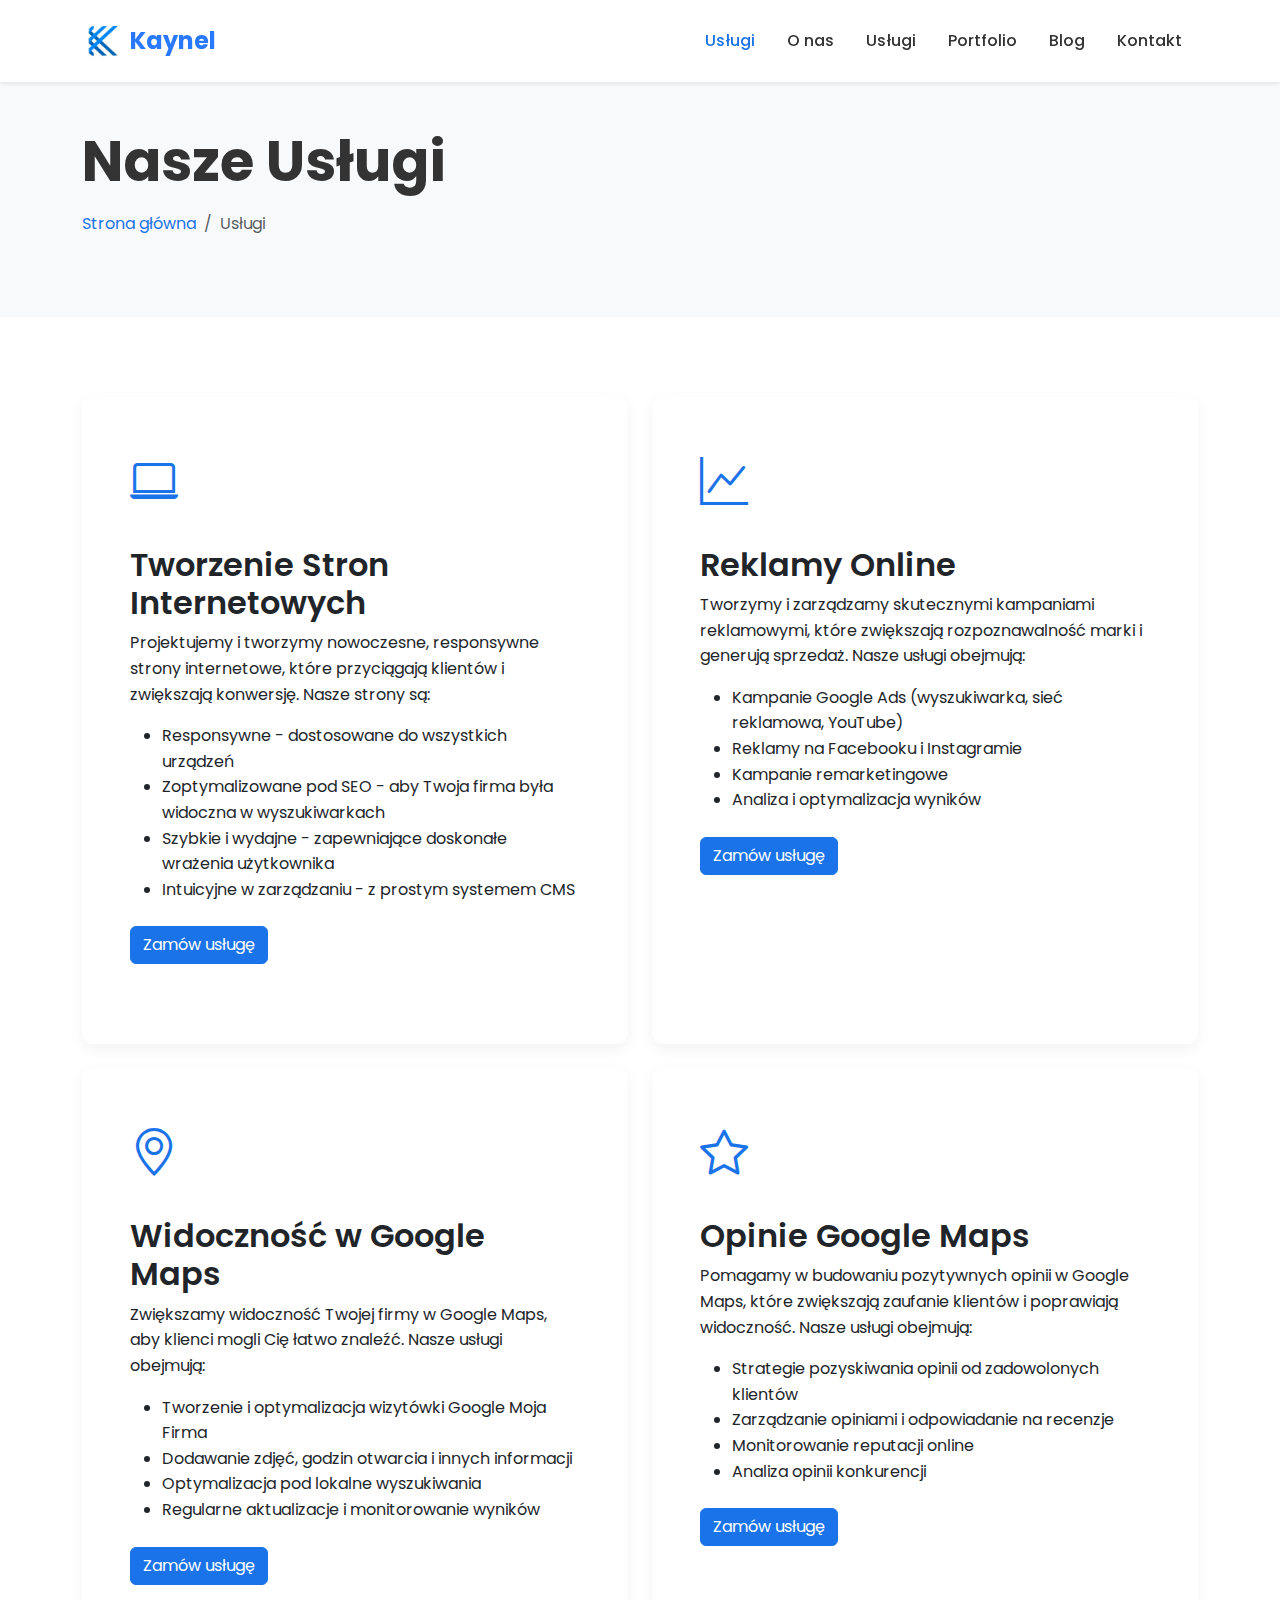
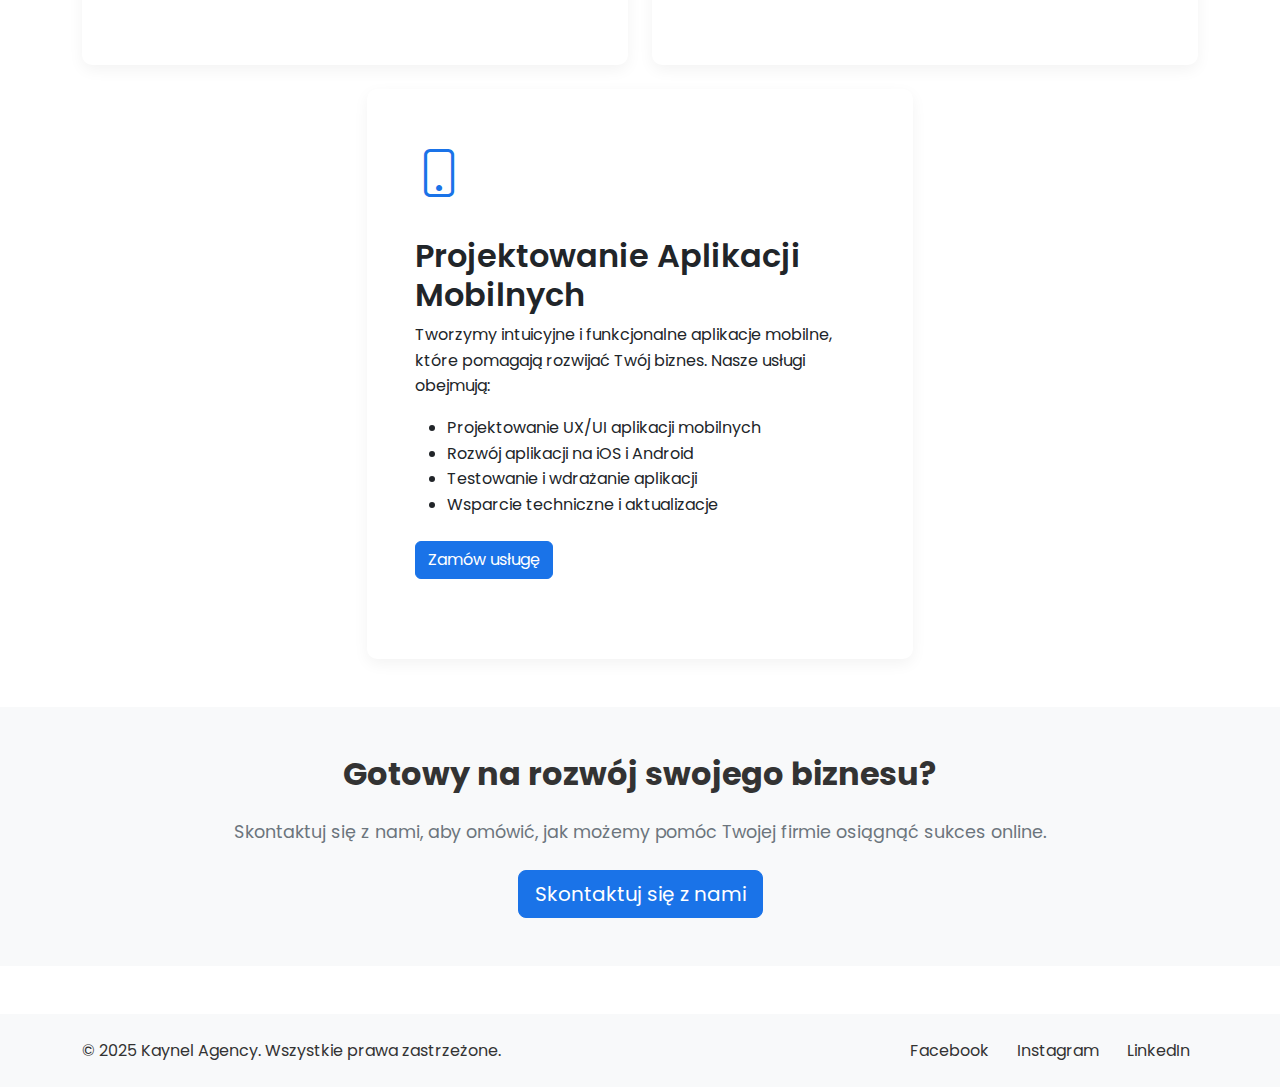
<file: uslugi.html>
<!DOCTYPE html>
<html lang="pl">
<head>
    <meta charset="UTF-8">
    <meta name="viewport" content="width=device-width, initial-scale=1.0">
    <meta name="description" content="Usługi Kaynel Agency - tworzenie stron internetowych, reklamy online, optymalizacja Google Maps, opinie Google Maps i projektowanie aplikacji mobilnych.">
    <meta name="keywords" content="usługi cyfrowe, strony internetowe, reklamy online, Google Maps, aplikacje mobilne">
    <title>Usługi - Kaynel Agency</title>
    
    <!-- Bootstrap 5.3 CSS -->
    <link href="https://cdn.jsdelivr.net/npm/bootstrap@5.3.0/dist/css/bootstrap.min.css" rel="stylesheet">
    
    <!-- Google Fonts - Poppins -->
    <link rel="preconnect" href="https://fonts.googleapis.com">
    <link rel="preconnect" href="https://fonts.gstatic.com" crossorigin>
    <link href="https://fonts.googleapis.com/css2?family=Poppins:wght@300;400;500;600;700&display=swap" rel="stylesheet">
    
    <!-- Custom CSS -->
    <link rel="stylesheet" href="css/main.css">
</head>
<body>
     <!-- Navbar -->
<nav class="navbar navbar-expand-lg navbar-light bg-white fixed-top shadow-sm">
    <div class="container">
        <a class="navbar-brand d-flex align-items-center" href="index.html">
            <img src="img/kaynel-logo.png" alt="Kaynel Agency Logo" height="40" class="me-2">
            <span style="color: #2979FF;" class="fw-bold">Kaynel</span>
        </a>
        <button class="navbar-toggler" type="button" data-bs-toggle="collapse" data-bs-target="#navbarNav" aria-controls="navbarNav" aria-expanded="false" aria-label="Toggle navigation">
            <span class="navbar-toggler-icon"></span>
        </button>
        <div class="collapse navbar-collapse" id="navbarNav">
            <ul class="navbar-nav ms-auto">
                <li class="nav-item">
                    <a class="nav-link active" href="uslugi.html">Usługi</a>
                </li>
                <li class="nav-item">
                    <a class="nav-link" href="o-nas.html">O nas</a>
                </li>
                <li class="nav-item">
                    <a class="nav-link" href="uslugi.html">Usługi</a>
                </li>
                <li class="nav-item">
                    <a class="nav-link" href="portfolio.html">Portfolio</a>
                </li>
                <li class="nav-item">
                    <a class="nav-link" href="blog.html">Blog</a>
                </li>
                <li class="nav-item">
                    <a class="nav-link" href="kontakt.html">Kontakt</a>
                </li>
            </ul>
        </div>
    </div>
</nav>

    <!-- Page Header -->
    <header class="page-header">
        <div class="container">
            <h1 class="display-4 fw-bold">Nasze Usługi</h1>
            <nav aria-label="breadcrumb">
                <ol class="breadcrumb">
                    <li class="breadcrumb-item"><a href="index.html">Strona główna</a></li>
                    <li class="breadcrumb-item active" aria-current="page">Usługi</li>
                </ol>
            </nav>
        </div>
    </header>

    <!-- Services Section -->
    <section class="services-section py-5">
        <div class="container">
            <div class="row g-4">
                <!-- Service 1 -->
                <div class="col-lg-6">
                    <div class="card service-detail-card h-100">
                        <div class="card-body">
                            <div class="service-icon mb-4">
                                <i class="bi bi-laptop"></i>
                            </div>
                            <h2 class="card-title">Tworzenie Stron Internetowych</h2>
                            <p class="card-text">Projektujemy i tworzymy nowoczesne, responsywne strony internetowe, które przyciągają klientów i zwiększają konwersję. Nasze strony są:</p>
                            <ul class="mb-4">
                                <li>Responsywne - dostosowane do wszystkich urządzeń</li>
                                <li>Zoptymalizowane pod SEO - aby Twoja firma była widoczna w wyszukiwarkach</li>
                                <li>Szybkie i wydajne - zapewniające doskonałe wrażenia użytkownika</li>
                                <li>Intuicyjne w zarządzaniu - z prostym systemem CMS</li>
                            </ul>
                            <a href="https://buy.stripe.com/your-payment-link" class="btn btn-primary">Zamów usługę</a>
                        </div>
                    </div>
                </div>
                
                <!-- Service 2 -->
                <div class="col-lg-6">
                    <div class="card service-detail-card h-100">
                        <div class="card-body">
                            <div class="service-icon mb-4">
                                <i class="bi bi-graph-up"></i>
                            </div>
                            <h2 class="card-title">Reklamy Online</h2>
                            <p class="card-text">Tworzymy i zarządzamy skutecznymi kampaniami reklamowymi, które zwiększają rozpoznawalność marki i generują sprzedaż. Nasze usługi obejmują:</p>
                            <ul class="mb-4">
                                <li>Kampanie Google Ads (wyszukiwarka, sieć reklamowa, YouTube)</li>
                                <li>Reklamy na Facebooku i Instagramie</li>
                                <li>Kampanie remarketingowe</li>
                                <li>Analiza i optymalizacja wyników</li>
                            </ul>
                            <a href="https://buy.stripe.com/your-payment-link" class="btn btn-primary">Zamów usługę</a>
                        </div>
                    </div>
                </div>
                
                <!-- Service 3 -->
                <div class="col-lg-6">
                    <div class="card service-detail-card h-100">
                        <div class="card-body">
                            <div class="service-icon mb-4">
                                <i class="bi bi-geo-alt"></i>
                            </div>
                            <h2 class="card-title">Widoczność w Google Maps</h2>
                            <p class="card-text">Zwiększamy widoczność Twojej firmy w Google Maps, aby klienci mogli Cię łatwo znaleźć. Nasze usługi obejmują:</p>
                            <ul class="mb-4">
                                <li>Tworzenie i optymalizacja wizytówki Google Moja Firma</li>
                                <li>Dodawanie zdjęć, godzin otwarcia i innych informacji</li>
                                <li>Optymalizacja pod lokalne wyszukiwania</li>
                                <li>Regularne aktualizacje i monitorowanie wyników</li>
                            </ul>
                            <a href="https://buy.stripe.com/your-payment-link" class="btn btn-primary">Zamów usługę</a>
                        </div>
                    </div>
                </div>
                
                <!-- Service 4 -->
                <div class="col-lg-6">
                    <div class="card service-detail-card h-100">
                        <div class="card-body">
                            <div class="service-icon mb-4">
                                <i class="bi bi-star"></i>
                            </div>
                            <h2 class="card-title">Opinie Google Maps</h2>
                            <p class="card-text">Pomagamy w budowaniu pozytywnych opinii w Google Maps, które zwiększają zaufanie klientów i poprawiają widoczność. Nasze usługi obejmują:</p>
                            <ul class="mb-4">
                                <li>Strategie pozyskiwania opinii od zadowolonych klientów</li>
                                <li>Zarządzanie opiniami i odpowiadanie na recenzje</li>
                                <li>Monitorowanie reputacji online</li>
                                <li>Analiza opinii konkurencji</li>
                            </ul>
                            <a href="https://buy.stripe.com/your-payment-link" class="btn btn-primary">Zamów usługę</a>
                        </div>
                    </div>
                </div>
                
                <!-- Service 5 -->
                <div class="col-lg-6 mx-auto">
                    <div class="card service-detail-card h-100">
                        <div class="card-body">
                            <div class="service-icon mb-4">
                                <i class="bi bi-phone"></i>
                            </div>
                            <h2 class="card-title">Projektowanie Aplikacji Mobilnych</h2>
                            <p class="card-text">Tworzymy intuicyjne i funkcjonalne aplikacje mobilne, które pomagają rozwijać Twój biznes. Nasze usługi obejmują:</p>
                            <ul class="mb-4">
                                <li>Projektowanie UX/UI aplikacji mobilnych</li>
                                <li>Rozwój aplikacji na iOS i Android</li>
                                <li>Testowanie i wdrażanie aplikacji</li>
                                <li>Wsparcie techniczne i aktualizacje</li>
                            </ul>
                            <a href="https://buy.stripe.com/your-payment-link" class="btn btn-primary">Zamów usługę</a>
                        </div>
                    </div>
                </div>
            </div>
        </div>
    </section>

    <!-- CTA Section -->
    <section class="cta-section py-5 bg-light">
        <div class="container text-center">
            <h2 class="section-title mb-4">Gotowy na rozwój swojego biznesu?</h2>
            <p class="section-subtitle mb-4">Skontaktuj się z nami, aby omówić, jak możemy pomóc Twojej firmie osiągnąć sukces online.</p>
            <a href="kontakt.html" class="btn btn-primary btn-lg">Skontaktuj się z nami</a>
        </div>
    </section>

    <!-- Footer -->
    <footer class="footer bg-light py-4 mt-5">
        <div class="container">
            <div class="row">
                <div class="col-md-6">
                    <p class="mb-0">© 2025 Kaynel Agency. Wszystkie prawa zastrzeżone.</p>
                </div>
                <div class="col-md-6 text-md-end">
                    <ul class="list-inline mb-0">
                        <li class="list-inline-item"><a href="https://www.facebook.com/kaynelagency" target="_blank">Facebook</a></li>
                        <li class="list-inline-item"><a href="https://www.instagram.com/kaynelagency/" target="_blank">Instagram</a></li>
                        <li class="list-inline-item"><a href="https://www.linkedin.com/company/kaynelagency/" target="_blank">LinkedIn</a></li>
                    </ul>
                </div>
            </div>
        </div>
    </footer>

    <!-- Bootstrap JS Bundle with Popper -->
    <script src="https://cdn.jsdelivr.net/npm/bootstrap@5.3.0/dist/js/bootstrap.bundle.min.js"></script>
    
    <!-- Bootstrap Icons -->
    <link rel="stylesheet" href="https://cdn.jsdelivr.net/npm/bootstrap-icons@1.10.0/font/bootstrap-icons.css">
    
    <!-- Custom JS -->
    <script src="js/main.js"></script>
</body>
</html>
</file>
<file: css/style.css>
/********** Template CSS **********/
:root {
    --primary: #4761FF;
    --secondary: #555555;
    --light: #F1F3FA;
    --dark: #1C2035;
}

.back-to-top {
    position: fixed;
    display: none;
    right: 30px;
    bottom: 30px;
    z-index: 99;
}

.fw-medium {
    font-weight: 500;
}


/*** Spinner ***/
#spinner {
    opacity: 0;
    visibility: hidden;
    transition: opacity .5s ease-out, visibility 0s linear .5s;
    z-index: 99999;
}

#spinner.show {
    transition: opacity .5s ease-out, visibility 0s linear 0s;
    visibility: visible;
    opacity: 1;
}


/*** Button ***/
.btn {
    transition: .5s;
    font-weight: 500;
}

.btn-primary,
.btn-outline-primary:hover {
    color: var(--light);
}

.btn-secondary,
.btn-outline-secondary:hover {
    color: var(--dark);
}

.btn-square {
    width: 38px;
    height: 38px;
}

.btn-sm-square {
    width: 32px;
    height: 32px;
}

.btn-lg-square {
    width: 48px;
    height: 48px;
}

.btn-square,
.btn-sm-square,
.btn-lg-square {
    padding: 0;
    display: flex;
    align-items: center;
    justify-content: center;
    font-weight: normal;
}


/*** Navbar ***/
.sticky-top {
    top: -100px;
    transition: .5s;
}

.navbar .navbar-nav .nav-link {
    margin-right: 35px;
    padding: 25px 0;
    color: var(--dark);
    font-size: 18px;
    font-weight: 500;
    outline: none;
}

.navbar .navbar-nav .nav-link:hover,
.navbar .navbar-nav .nav-link.active {
    color: var(--primary);
}

.navbar .dropdown-toggle::after {
    border: none;
    content: "\f107";
    font-family: "Font Awesome 5 Free";
    font-weight: 900;
    vertical-align: middle;
    margin-left: 8px;
}

@media (max-width: 991.98px) {
    .navbar .navbar-nav .nav-link  {
        margin-right: 0;
        padding: 10px 0;
    }

    .navbar .navbar-nav {
        margin-top: 15px;
        border-top: 1px solid #EEEEEE;
    }
}

@media (min-width: 992px) {
    .navbar .nav-item .dropdown-menu {
        display: block;
        border: none;
        margin-top: 0;
        top: 150%;
        opacity: 0;
        visibility: hidden;
        transition: .5s;
    }

    .navbar .nav-item:hover .dropdown-menu {
        top: 100%;
        visibility: visible;
        transition: .5s;
        opacity: 1;
    }
}


/*** Header ***/
.carousel-caption {
    top: 0;
    left: 0;
    right: 0;
    bottom: 0;
    display: flex;
    align-items: center;
    background: rgba(0, 0, 0, .1);
    z-index: 1;
}

.carousel-control-prev,
.carousel-control-next {
    width: 15%;
}

.carousel-control-prev-icon,
.carousel-control-next-icon {
    width: 3.5rem;
    height: 3.5rem;
    border-radius: 3.5rem;
    background-color: var(--primary);
    border: 15px solid var(--primary);
}

@media (max-width: 768px) {
    #header-carousel .carousel-item {
        position: relative;
        min-height: 450px;
    }
    
    #header-carousel .carousel-item img {
        position: absolute;
        width: 100%;
        height: 100%;
        object-fit: cover;
    }
}

.page-header {
    background: linear-gradient(rgba(0, 0, 0, .1), rgba(0, 0, 0, .1)), url(../img/carousel-1.jpg) center center no-repeat;
    background-size: cover;
}

.page-header .breadcrumb-item+.breadcrumb-item::before {
    color: var(--light);
}

.page-header .breadcrumb-item,
.page-header .breadcrumb-item a {
    font-size: 18px;
    color: var(--light);
}


/*** Features ***/
.feature-row {
    box-shadow: 0 0 45px rgba(0, 0, 0, .08);
}

.feature-item {
    border-color: rgba(0, 0, 0, .03) !important;
}


/*** About ***/
.about {
    background: linear-gradient(rgba(0, 0, 0, .1), rgba(0, 0, 0, .1)), url(../img/about.jpg) left center no-repeat;
    background-size: cover;
}

.btn-play {
    position: relative;
    display: block;
    box-sizing: content-box;
    width: 36px;
    height: 46px;
    border-radius: 100%;
    border: none;
    outline: none !important;
    padding: 18px 20px 20px 28px;
    background: var(--primary);
}

.btn-play:before {
    content: "";
    position: absolute;
    z-index: 0;
    left: 50%;
    top: 50%;
    transform: translateX(-50%) translateY(-50%);
    display: block;
    width: 90px;
    height: 90px;
    background: var(--primary);
    border-radius: 100%;
    animation: pulse-border 1500ms ease-out infinite;
}

.btn-play:after {
    content: "";
    position: absolute;
    z-index: 1;
    left: 50%;
    top: 50%;
    transform: translateX(-50%) translateY(-50%);
    display: block;
    width: 90px;
    height: 90px;
    background: var(--primary);
    border-radius: 100%;
    transition: all 200ms;
}

.btn-play span {
    display: block;
    position: relative;
    z-index: 3;
    width: 0;
    height: 0;
    left: 3px;
    border-left: 30px solid #FFFFFF;
    border-top: 18px solid transparent;
    border-bottom: 18px solid transparent;
}

@keyframes pulse-border {
    0% {
        transform: translateX(-50%) translateY(-50%) translateZ(0) scale(1);
        opacity: 1;
    }

    100% {
        transform: translateX(-50%) translateY(-50%) translateZ(0) scale(2);
        opacity: 0;
    }
}

.modal-video .modal-dialog {
    position: relative;
    max-width: 800px;
    margin: 60px auto 0 auto;
}

.modal-video .modal-body {
    position: relative;
    padding: 0px;
}

.modal-video .close {
    position: absolute;
    width: 30px;
    height: 30px;
    right: 0px;
    top: -30px;
    z-index: 999;
    font-size: 30px;
    font-weight: normal;
    color: #FFFFFF;
    background: #000000;
    opacity: 1;
}


/*** Service ***/
.service-item .service-text {
    position: relative;
    width: 100%;
    top: 0;
    left: 0;
    text-align: center;
    background: #FFFFFF;
    box-shadow: 0 0 45px rgba(0, 0, 0, .06);
    transition: .5s;
    z-index: 2;
}

.service-item:hover .service-text {
    top: -1.5rem;
}

.service-item .service-text h5 {
    transition: .5s;
}

.service-item:hover .service-text h5 {
    color: var(--primary);
}

.service-item .service-btn {
    position: absolute;
    width: 80%;
    height: 3rem;
    left: 10%;
    bottom: 0;
    display: flex;
    align-items: center;
    justify-content: center;
    background: #FFFFFF;
    box-shadow: 0 0 45px rgba(0, 0, 0, .07);
    transition: .5s;
    z-index: 1;
}

.service-item:hover .service-btn {
    bottom: -1.5rem;
}


/*** Project ***/
.project-item {
    position: relative;
    border-radius: 8px;
    overflow: hidden;
    box-shadow: 0 0 45px rgba(0, 0, 0, .07);
}

.project-item .project-overlay {
    position: absolute;
    width: 100%;
    height: 100%;
    top: 0;
    left: 0;
    display: flex;
    align-items: center;
    justify-content: center;
    background: rgba(0, 0, 0, .5);
    opacity: 0;
    padding-top: 60px;
    transition: .5s;
}

.project-item:hover .project-overlay {
    opacity: 1;
    padding-top: 0;
}

.project-carousel .owl-nav {
    position: absolute;
    top: -100px;
    right: 0;
    display: flex;
}

.project-carousel .owl-nav .owl-prev,
.project-carousel .owl-nav .owl-next {
    margin-left: 15px;
    width: 55px;
    height: 55px;
    display: flex;
    align-items: center;
    justify-content: center;
    color: var(--secondary);
    border-radius: 55px;
    box-shadow: 0 0 45px rgba(0, 0, 0, .15);
    font-size: 25px;
    transition: .5s;
}

.project-carousel .owl-nav .owl-prev:hover,
.project-carousel .owl-nav .owl-next:hover {
    background: var(--primary);
    color: #FFFFFF;
}

@media (max-width: 768px) {
    .project-carousel .owl-nav {
        top: -70px;
        right: auto;
        left: 50%;
        transform: translateX(-50%);
    }

    .project-carousel .owl-nav .owl-prev,
    .project-carousel .owl-nav .owl-next {
        margin: 0 7px;
        width: 45px;
        height: 45px;
        font-size: 20px;
    }
}


/*** Team ***/
.team-item {
    position: relative;
    text-align: center;
    box-shadow: 0 0 45px rgba(0, 0, 0, .07);
}

.team-item .team-social {
    position: absolute;
    padding: 0;
    top: 15px;
    left: 0;
    overflow: hidden;
}

.team-item .team-social li {
    list-style-type: none;
    margin-bottom: 10px;
    margin-left: -50px;
    opacity: 0;
    transition: .5s;
}

.team-item:hover .team-social li {
    margin-left: 15px;
    opacity: 1;
}

.team-item .team-social li .btn {
    background: #FFFFFF;
    color: var(--primary);
    border-radius: 40px;
    transition: .5s;
}

.team-item .team-social li .btn:hover {
    color: #FFFFFF;
    background: var(--primary);
}

.team-item .team-social li:nth-child(1) {
    transition-delay: .1s;
}

.team-item .team-social li:nth-child(2) {
    transition-delay: .2s;
}

.team-item .team-social li:nth-child(3) {
    transition-delay: .3s;
}

.team-item .team-social li:nth-child(4) {
    transition-delay: .4s;
}

.team-item .team-social li:nth-child(5) {
    transition-delay: .5s;
}


/*** Testimonial ***/
.testimonial-item {
    box-shadow: 0 0 45px rgba(0, 0, 0, .07);
    transition: .5s;
}

.owl-item .testimonial-item,
.testimonial-item * {
    transition: .5s;
}

.owl-item.center .testimonial-item,
.testimonial-item:hover {
    background: var(--primary);
}

.owl-item.center .testimonial-item *,
.testimonial-item:hover * {
    color: #FFFFFF !important;
}

.testimonial-item img {
    width: 100px !important;
    height: 100px !important;
    border-radius: 100px;
}

.testimonial-carousel .owl-nav {
    position: absolute;
    top: -100px;
    right: 0;
    display: flex;
}

.testimonial-carousel .owl-nav .owl-prev,
.testimonial-carousel .owl-nav .owl-next {
    margin-left: 15px;
    width: 55px;
    height: 55px;
    display: flex;
    align-items: center;
    justify-content: center;
    color: var(--secondary);
    border-radius: 55px;
    box-shadow: 0 0 45px rgba(0, 0, 0, .15);
    font-size: 25px;
    transition: .5s;
}

.testimonial-carousel .owl-nav .owl-prev:hover,
.testimonial-carousel .owl-nav .owl-next:hover {
    background: var(--primary);
    color: #FFFFFF;
}

@media (max-width: 768px) {
    .testimonial-carousel .owl-nav {
        top: -70px;
        right: auto;
        left: 50%;
        transform: translateX(-50%);
    }

    .testimonial-carousel .owl-nav .owl-prev,
    .testimonial-carousel .owl-nav .owl-next {
        margin: 0 7px;
        width: 45px;
        height: 45px;
        font-size: 20px;
    }
}


/*** Footer ***/
.footer {
    color: #B0B9AE;
}

.footer .btn.btn-link {
    display: block;
    margin-bottom: 5px;
    padding: 0;
    text-align: left;
    color: #B0B9AE;
    font-weight: normal;
    text-transform: capitalize;
    transition: .3s;
}

.footer .btn.btn-link::before {
    position: relative;
    content: "\f105";
    font-family: "Font Awesome 5 Free";
    font-weight: 900;
    margin-right: 10px;
}

.footer .btn.btn-link:hover {
    color: var(--light);
    letter-spacing: 1px;
    box-shadow: none;
}

.copyright {
    color: #B0B9AE;
}

.copyright {
    background: #111111;
}

.copyright a:hover {
    color: var(--primary) !important;
}
</file>
<file: css/main.css>
/* 
* Kaynel Agency - Main Stylesheet
* Author: Kaynel Agency
* Version: 1.0
*/

/* ========== GENERAL STYLES ========== */
:root {
    --primary-color: #1a73e8; /* Changed from #ff6200 to a rich Google-style blue */
    --secondary-color: #333333;
    --light-color: #f8f9fa;
    --dark-color: #212529;
    --gray-color: #6c757d;
    --white-color: #ffffff;
}

body {
    font-family: 'Poppins', sans-serif;
    color: var(--secondary-color);
    line-height: 1.6;
    overflow-x: hidden;
}

h1, h2, h3, h4, h5, h6 {
    font-weight: 600;
}

a {
    color: var(--primary-color);
    text-decoration: none;
    transition: all 0.3s ease;
}

a:hover {
    color: #e55800;
}

.btn-primary {
    background-color: var(--primary-color);
    border-color: var(--primary-color);
}

.btn-primary:hover {
    background-color: #e55800;
    border-color: #e55800;
}

.btn-outline-primary {
    color: var(--primary-color);
    border-color: var(--primary-color);
}

.btn-outline-primary:hover {
    background-color: var(--primary-color);
    border-color: var(--primary-color);
}

.section-title {
    font-weight: 700;
    margin-bottom: 1rem;
    position: relative;
    display: inline-block;
}

.section-subtitle {
    color: var(--gray-color);
    font-size: 1.1rem;
    margin-bottom: 2rem;
}

/* ========== NAVBAR ========== */
.navbar {
    padding: 1rem 0;
    transition: all 0.3s ease;
}

.navbar-brand {
    font-size: 1.5rem;
    color: var(--primary-color) !important;
}

.nav-link {
    font-weight: 500;
    padding: 0.5rem 1rem !important;
    color: var(--secondary-color) !important;
}

.nav-link:hover, .nav-link.active {
    color: var(--primary-color) !important;
}

/* ========== PAGE HEADER ========== */
.page-header {
    background-color: var(--light-color);
    padding: 8rem 0 4rem;
    margin-bottom: 2rem;
}

.page-header h1 {
    margin-bottom: 1rem;
}

.breadcrumb {
    background-color: transparent;
    padding: 0;
}

.breadcrumb-item a {
    color: var(--primary-color);
}

/* ========== HERO SECTION ========== */
.hero-section {
    position: relative;
    padding: 0;
    height: 100vh;
    min-height: 600px;
    overflow: hidden;
    background-color: var(--dark-color);
}

.hero-background {
    position: absolute;
    top: 0;
    left: 0;
    width: 100%;
    height: 100%;
    background-image: url('../img/hero-background.png');
    background-size: cover;
    background-position: center;
    filter: brightness(0.7);
    z-index: 0;
}


.hero-content {
    background-color: rgba(0, 0, 0, 0.5); /* Changed to black with 50% opacity */
    backdrop-filter: blur(5px);
    border-left: 4px solid var(--primary-color);
    z-index: 1;
}

.hero-section h1 {
    color: var(--white-color);
}

.hero-section p {
    color: var(--light-color);
    margin-bottom: 2rem;
}

.hero-section .btn-light {
    color: var(--primary-color);
    font-weight: 600;
}

.hero-section .btn-light:hover {
    background-color: var(--primary-color);
    color: var(--white-color);
}



/* ========== SERVICES SECTION ========== */
.services-section {
    padding: 5rem 0;
}

.service-card {
    border: none;
    border-radius: 10px;
    box-shadow: 0 5px 15px rgba(0, 0, 0, 0.05);
    transition: all 0.3s ease;
    padding: 2rem;
}

.service-card:hover {
    transform: translateY(-10px);
    box-shadow: 0 10px 25px rgba(0, 0, 0, 0.1);
}

.service-icon {
    font-size: 3rem;
    color: var(--primary-color);
    margin-bottom: 1.5rem;
}

.service-detail-card {
    border: none;
    border-radius: 10px;
    box-shadow: 0 5px 15px rgba(0, 0, 0, 0.05);
    margin-bottom: 2rem;
    padding: 2rem;
}

/* ========== ABOUT SECTION ========== */
.about-section {
    padding: 5rem 0;
}

.value-card {
    border: none;
    border-radius: 10px;
    box-shadow: 0 5px 15px rgba(0, 0, 0, 0.05);
    transition: all 0.3s ease;
    padding: 2rem;
}

.value-icon {
    font-size: 2.5rem;
    color: var(--primary-color);
}

.team-card {
    border: none;
    border-radius: 10px;
    box-shadow: 0 5px 15px rgba(0, 0, 0, 0.05);
    overflow: hidden;
}

.team-position {
    color: var(--primary-color);
    font-weight: 500;
    margin-bottom: 1rem;
}

/* ========== PORTFOLIO SECTION ========== */
.portfolio-section {
    padding: 5rem 0;
}

.portfolio-filters {
    margin-bottom: 2rem;
}

.portfolio-card {
    border: none;
    border-radius: 10px;
    box-shadow: 0 5px 15px rgba(0, 0, 0, 0.05);
    overflow: hidden;
    transition: all 0.3s ease;
}

.portfolio-card:hover {
    transform: translateY(-10px);
    box-shadow: 0 10px 25px rgba(0, 0, 0, 0.1);
}

.portfolio-category {
    color: var(--primary-color);
    font-weight: 500;
    margin-bottom: 1rem;
}

/* ========== TESTIMONIALS SECTION ========== */
.testimonial-card {
    border: none;
    border-radius: 10px;
    box-shadow: 0 5px 15px rgba(0, 0, 0, 0.05);
    padding: 2rem;
}

.testimonial-rating {
    color: var(--primary-color);
    font-size: 1.2rem;
}

.testimonial-author h4 {
    font-size: 1.1rem;
    margin-bottom: 0.25rem;
}

.testimonial-author p {
    color: var(--gray-color);
    font-size: 0.9rem;
}

/* ========== BLOG SECTION ========== */
.blog-section {
    padding: 5rem 0;
}

.blog-card {
    border: none;
    border-radius: 10px;
    box-shadow: 0 5px 15px rgba(0, 0, 0, 0.05);
    overflow: hidden;
    margin-bottom: 2rem;
}

.blog-meta {
    color: var(--gray-color);
    font-size: 0.9rem;
}

.blog-meta i {
    color: var(--primary-color);
}

.card-header {
    background-color: var(--white-color);
    border-bottom: 1px solid rgba(0, 0, 0, 0.05);
    font-weight: 600;
}

/* ========== CONTACT SECTION ========== */
.contact-section {
    padding: 5rem 0;
}

.contact-card, .contact-info-card {
    border: none;
    border-radius: 10px;
    box-shadow: 0 5px 15px rgba(0, 0, 0, 0.05);
        height: 100%;
    padding: 2rem;
}

.contact-info-item {
    display: flex;
    margin-bottom: 1.5rem;
}

.contact-info-icon {
    font-size: 1.5rem;
    color: var(--primary-color);
    margin-right: 1rem;
    min-width: 40px;
}

.contact-info-content h3 {
    font-size: 1.1rem;
    margin-bottom: 0.5rem;
}

.map-container {
    border-radius: 10px;
    overflow: hidden;
    box-shadow: 0 5px 15px rgba(0, 0, 0, 0.05);
}

/* ========== CTA SECTION ========== */
.cta-section {
    padding: 5rem 0;
    background-color: var(--light-color);
}

/* ========== FOOTER ========== */
.footer {
    background-color: var(--light-color);
    padding: 2rem 0;
}

.footer a {
    color: var(--secondary-color);
    margin: 0 0.5rem;
}

.footer a:hover {
    color: var(--primary-color);
}

/* ========== RESPONSIVE STYLES ========== */
@media (max-width: 991.98px) {
    .navbar {
        padding: 0.5rem 0;
    }
    
    .hero-section {
        padding: 8rem 0 4rem;
    }
    
   
}

@media (max-width: 767.98px) {
    .page-header {
        padding: 6rem 0 3rem;
    }
    
    .section-title {
        font-size: 1.8rem;
    }
    
    .service-card, .value-card, .team-card, .portfolio-card, .testimonial-card, .blog-card, .contact-card, .contact-info-card {
        margin-bottom: 1.5rem;
    }
    
    .contact-info-card {
        margin-top: 1.5rem;
    }
}

@media (max-width: 575.98px) {
    .hero-section h1 {
        font-size: 2rem;
    }
    
    .page-header h1 {
        font-size: 2rem;
    }
    
    .section-title {
        font-size: 1.5rem;
    }
}
</file>
